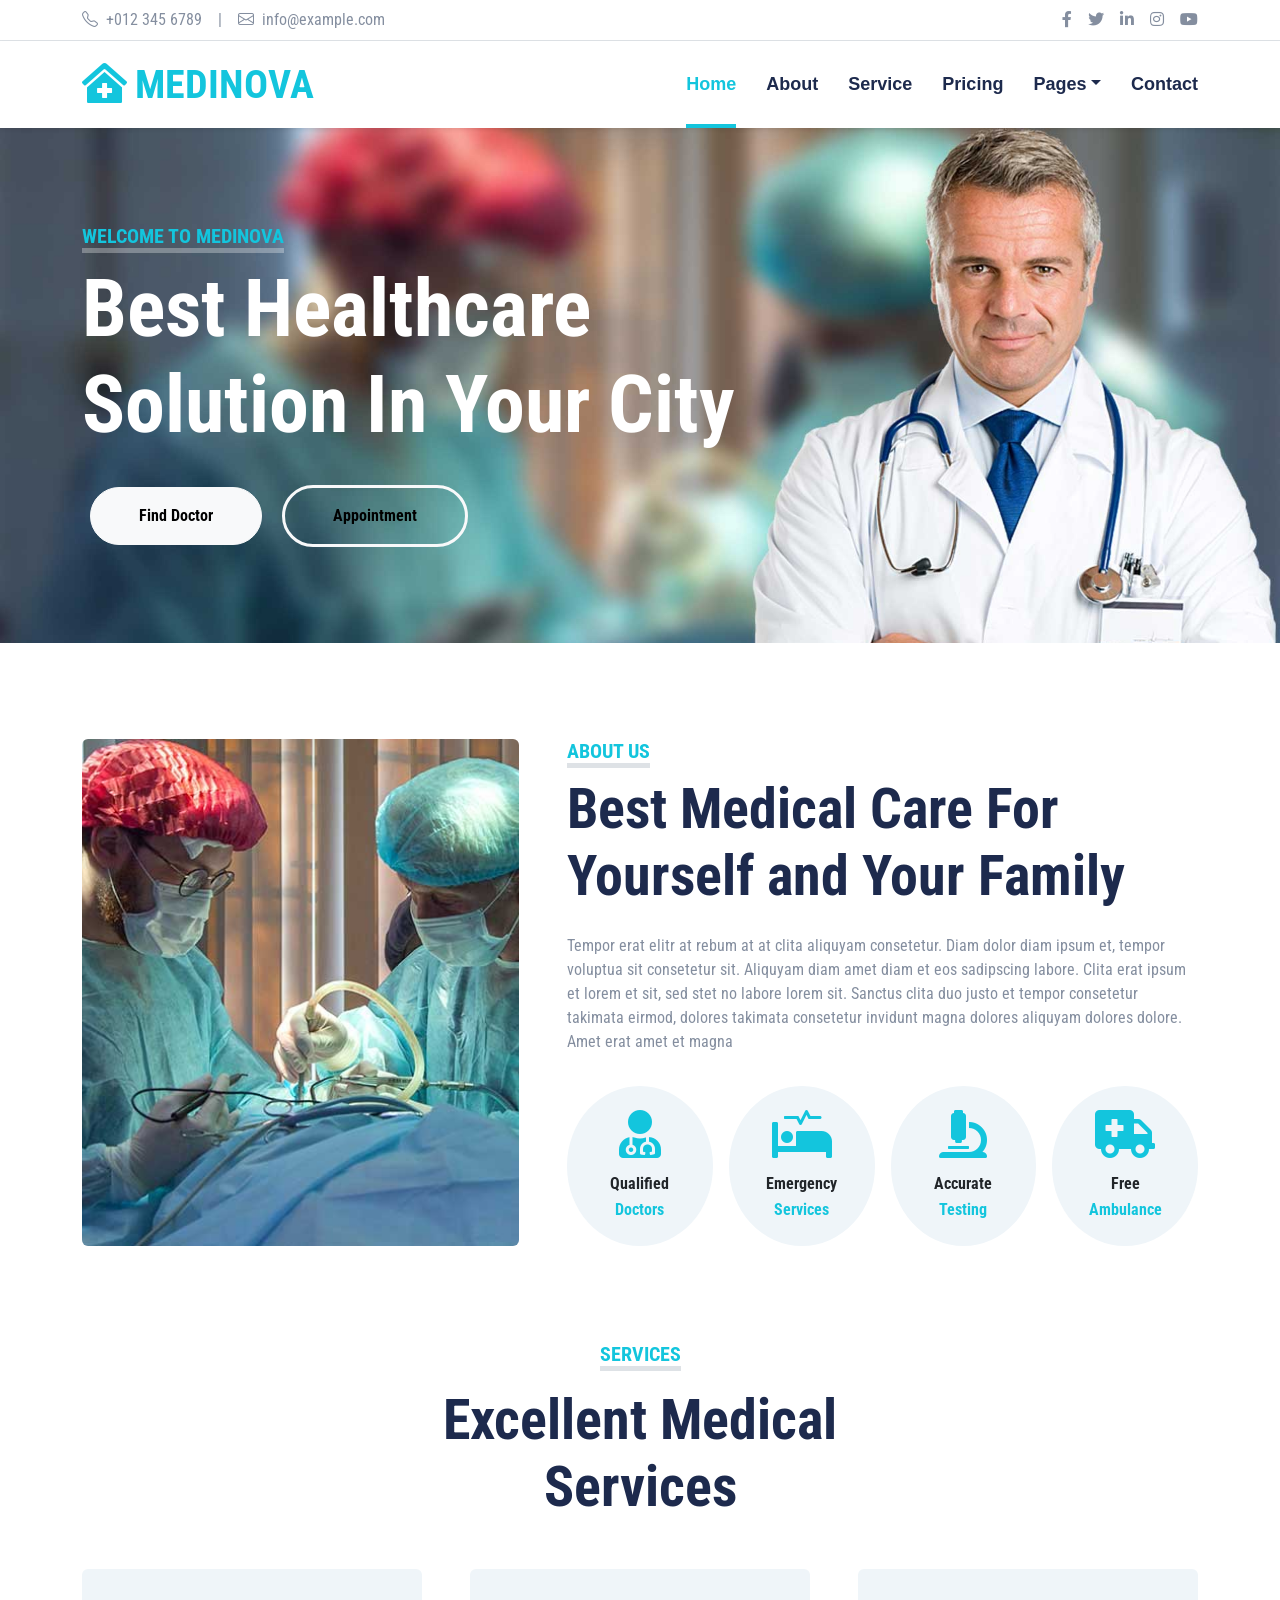
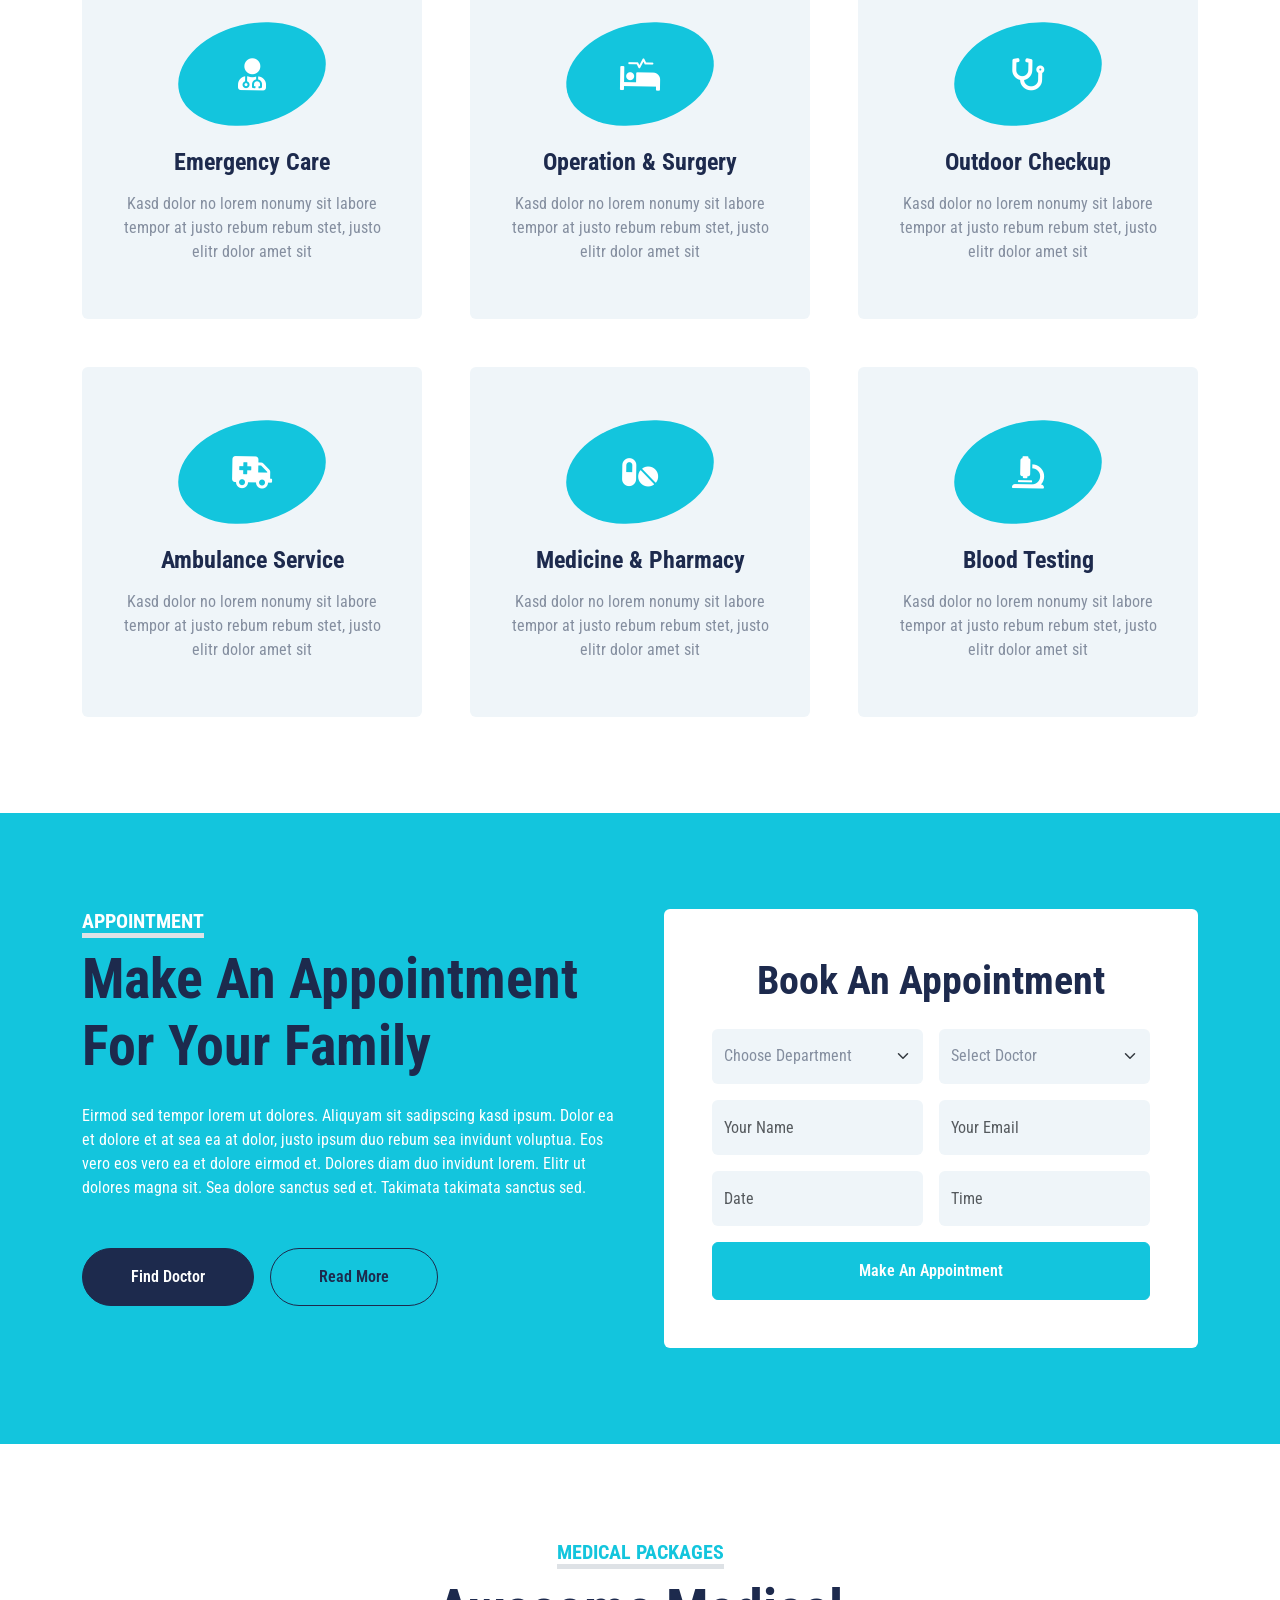
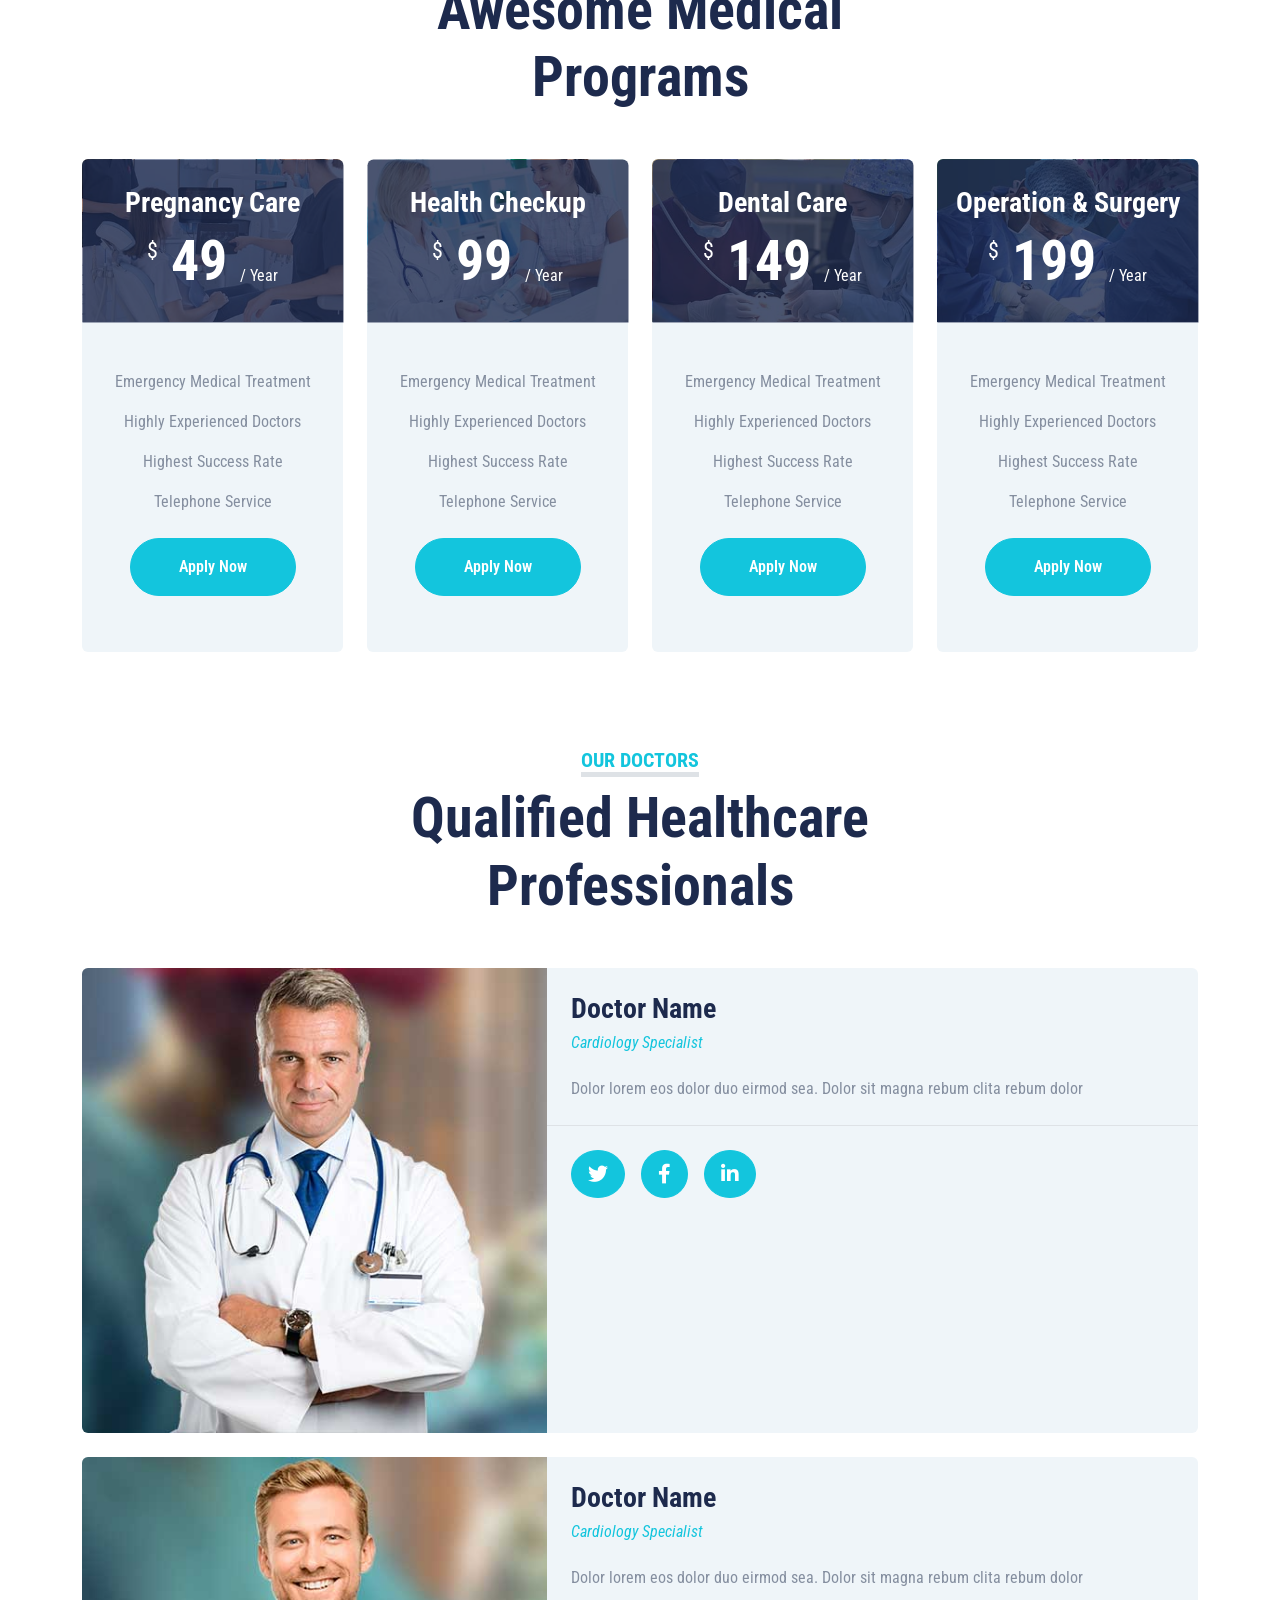
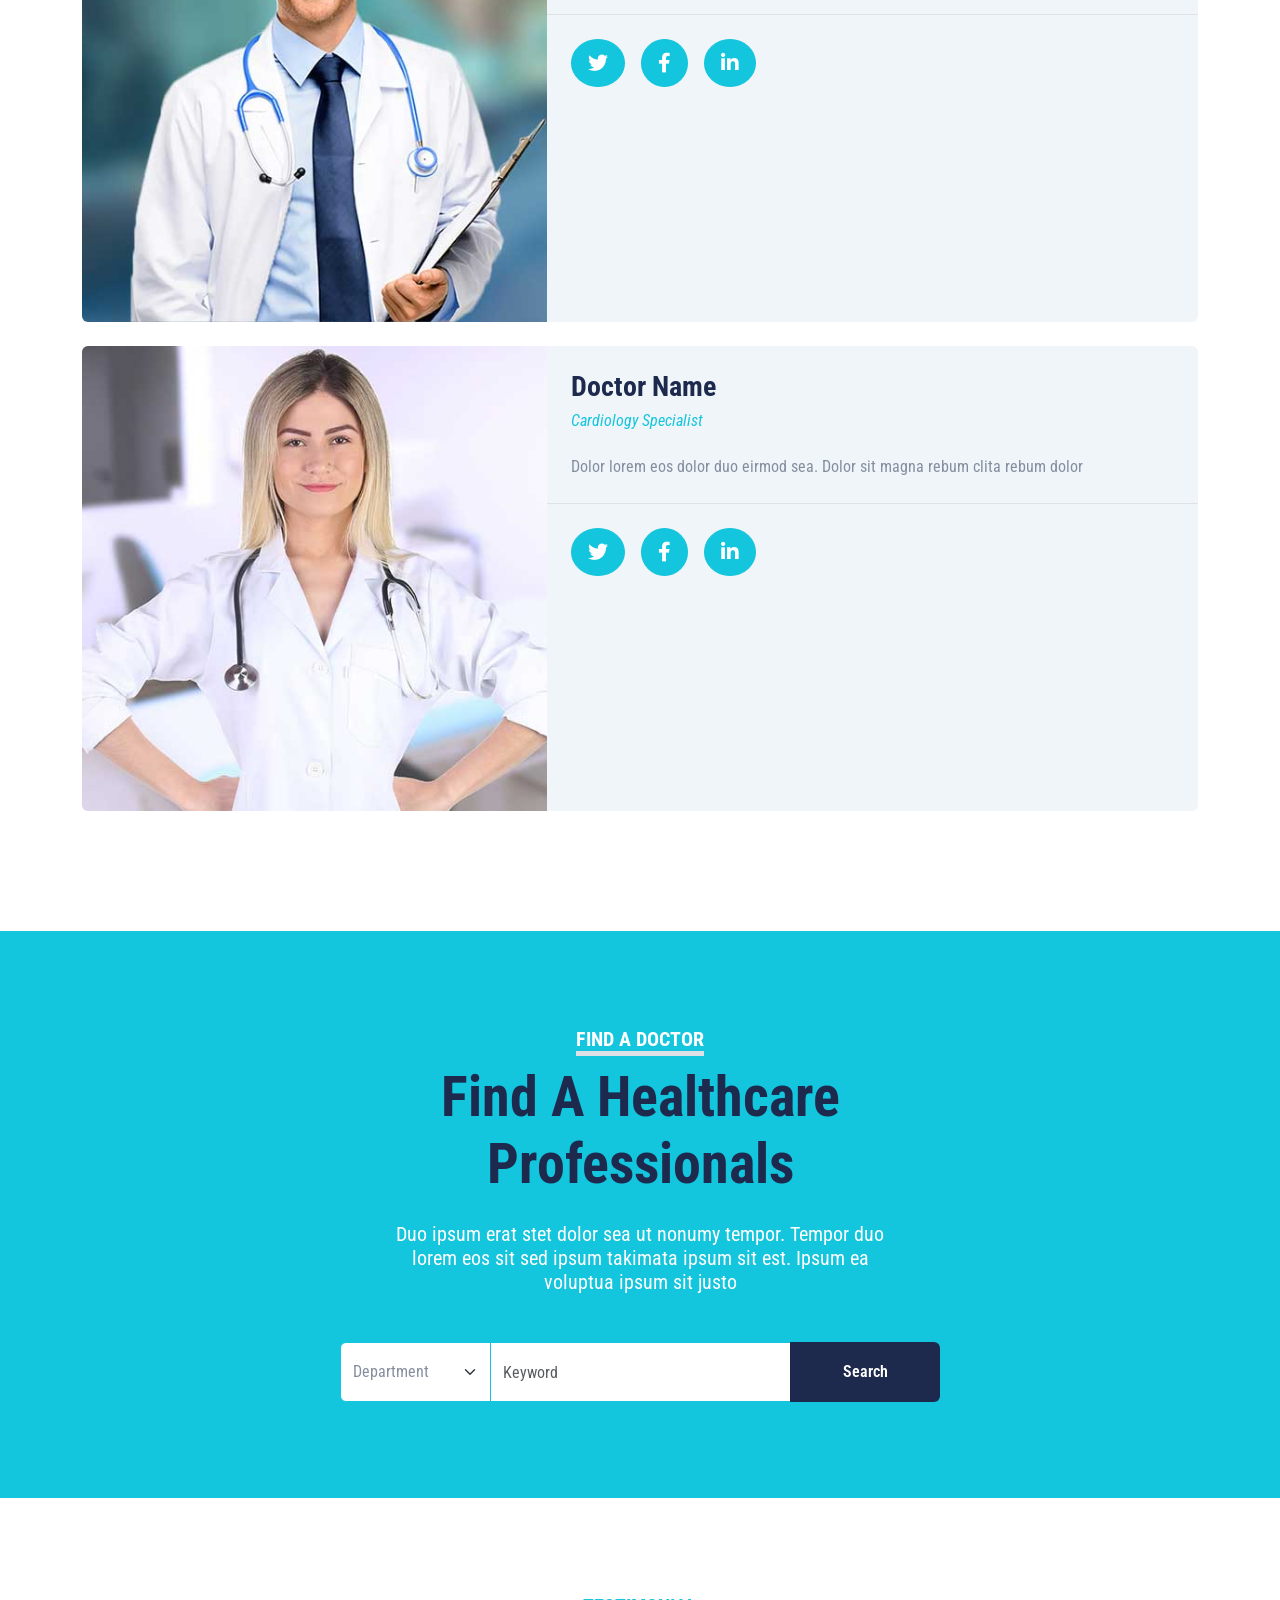
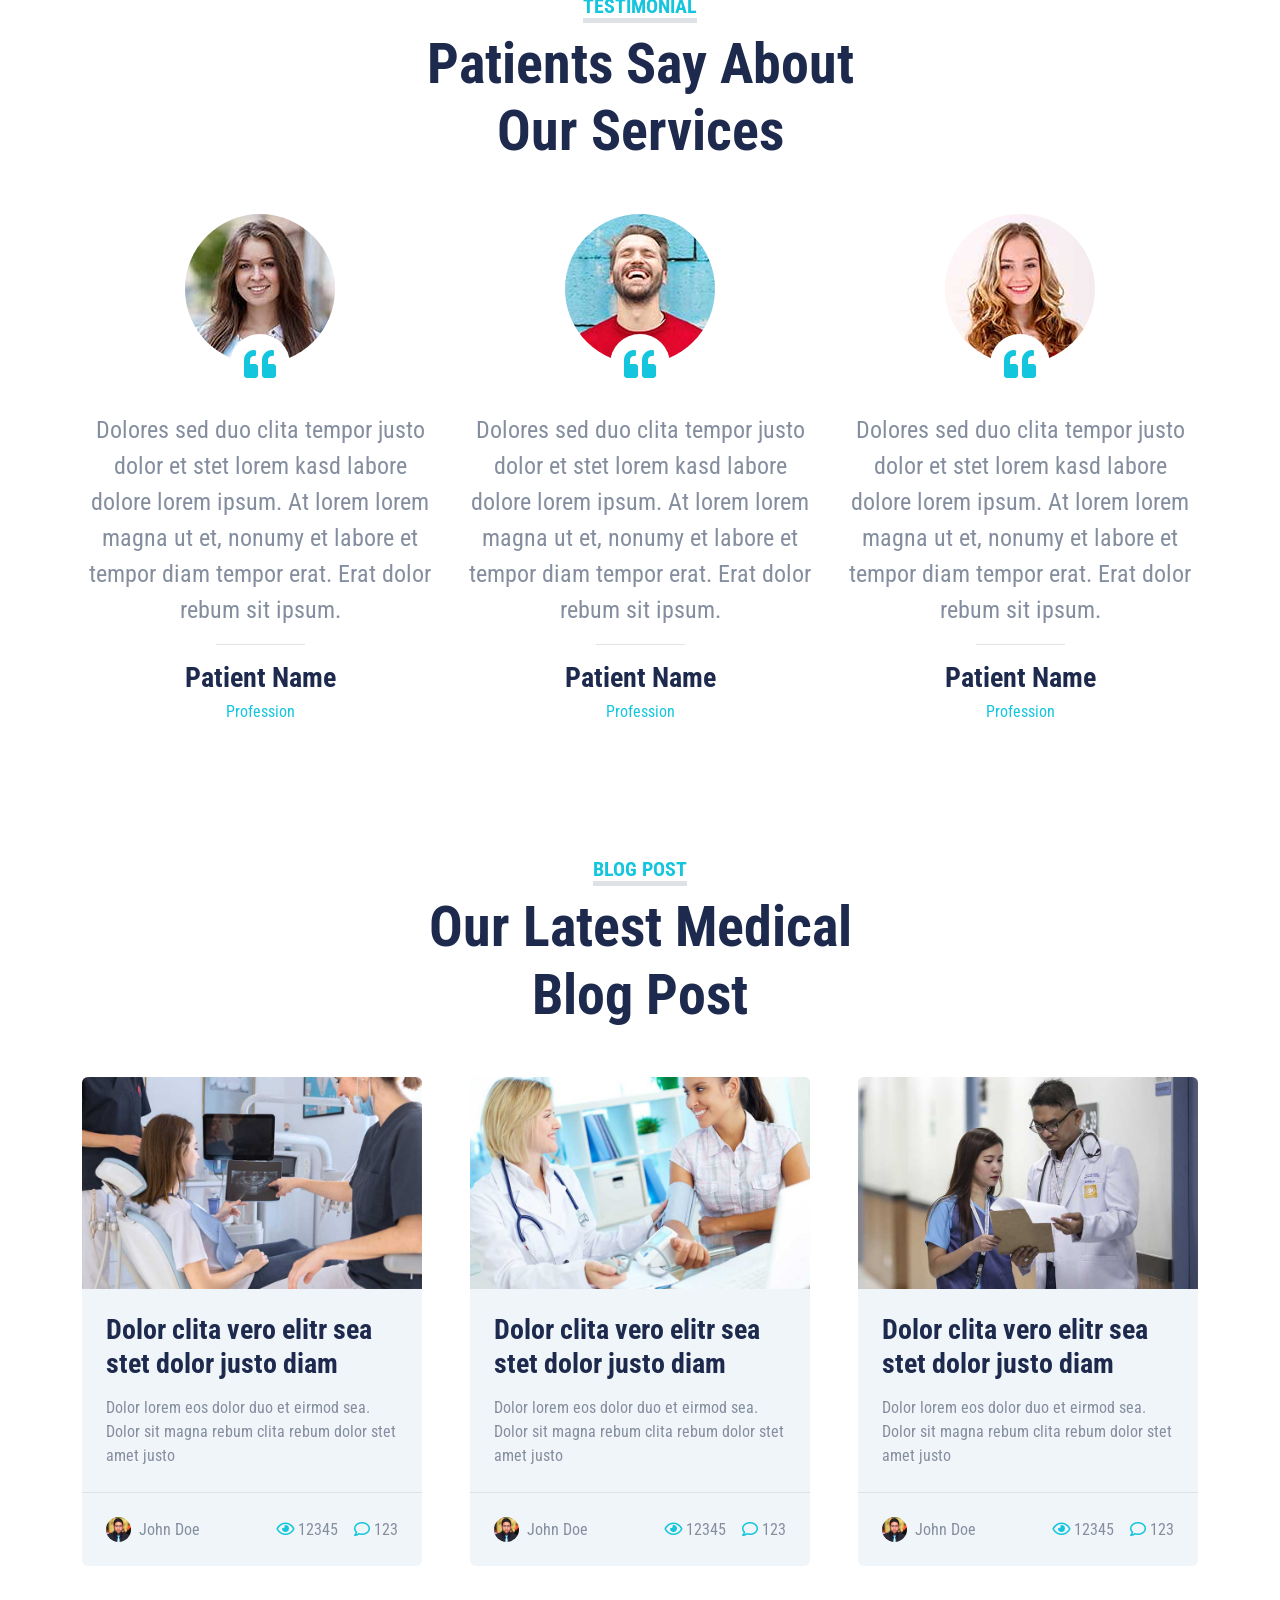
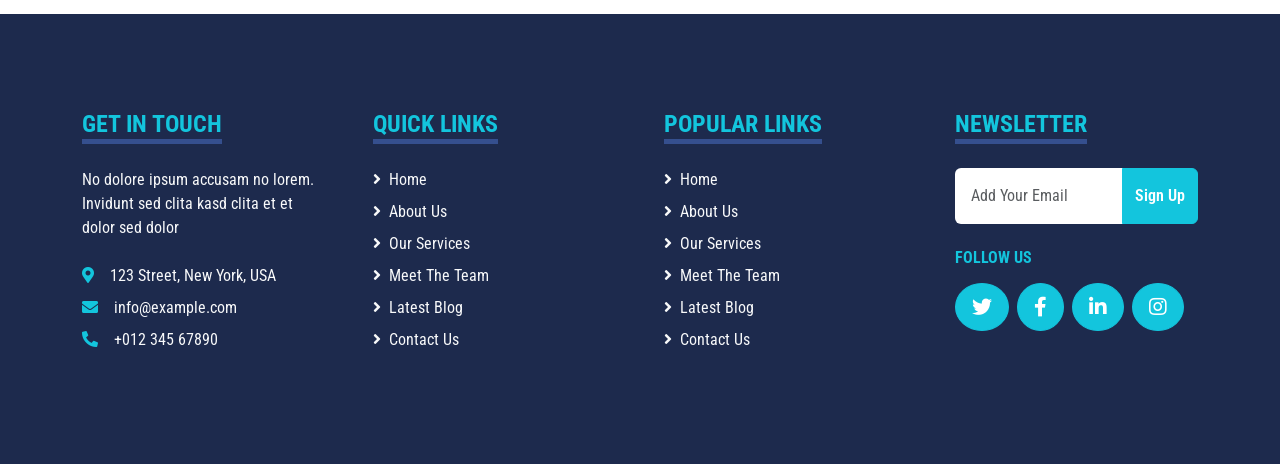
<file: index.html>
<!DOCTYPE html>
<html lang="en">
<head>
    <meta charset="UTF-8">
    <meta name="viewport" content="width=device-width, initial-scale=1.0">
    <title>Medinova</title>

    <!-- Google Fonts -->
    <link rel="preconnect" href="https://fonts.googleapis.com">
    <link rel="preconnect" href="https://fonts.gstatic.com" crossorigin>
    <link href="https://fonts.googleapis.com/css2?family=Open+Sans:ital,wght@0,300..800;1,300..800&family=Roboto+Condensed:ital,wght@0,100..900;1,100..900&display=swap" rel="stylesheet">

      <!-- Icon Font -->
    <link href="https://cdnjs.cloudflare.com/ajax/libs/font-awesome/5.15.0/css/all.min.css" rel="stylesheet">
    <link href="https://cdn.jsdelivr.net/npm/bootstrap-icons@1.4.1/font/bootstrap-icons.css" rel="stylesheet">

     <!-- Bootstrap -->
  <link href="https://cdn.jsdelivr.net/npm/bootstrap@5.3.8/dist/css/bootstrap.min.css" rel="stylesheet" integrity="sha384-sRIl4kxILFvY47J16cr9ZwB07vP4J8+LH7qKQnuqkuIAvNWLzeN8tE5YBujZqJLB" crossorigin="anonymous">
  <script src="https://cdn.jsdelivr.net/npm/bootstrap@5.3.8/dist/js/bootstrap.bundle.min.js" integrity="sha384-FKyoEForCGlyvwx9Hj09JcYn3nv7wiPVlz7YYwJrWVcXK/BmnVDxM+D2scQbITxI" crossorigin="anonymous"></script>

    <link rel="stylesheet" href="./aseets/css/main.css">
</head>
<body>
         <!-- bar -->
<div class="container-fluid py-2 border-bottom d-none d-lg-block">
  <div class="container">
    <div class="row">

     <div class="col-md-6 text-center text-lg-start mb-2 mb-lg-0">
         <div class="d-inline-flex align-items-center">
        <a class="text-decoration-none text-body pe-3" href="#"><i class="bi bi-telephone me-2"></i>+012 345 6789</a>
               <span class="text-body">|</span>
       <a class="text-decoration-none text-body px-3" href="#"><i class="bi bi-envelope me-2"></i>info@example.com</a>
       </div>
      </div>

      <div class="col-md-6 text-center text-lg-end">
      <div class="d-inline-flex align-items-center">
   <a class="text-body px-2" href="#"><i class="fab fa-facebook-f"></i> </a>
   <a class="text-body px-2" href="#"><i class="fab fa-twitter"></i> </a>
   <a class="text-body px-2" href="#"><i class="fab fa-linkedin-in"></i> </a>
   <a class="text-body px-2" href="#"><i class="fab fa-instagram"></i> </a>
   <a class="text-body ps-2" href="#"><i class="fab fa-youtube"></i> </a>
      </div>
    </div>
    </div>
  </div>
</div>

     <!-- Navbar -->
   <div class="container-fluid sticky-top bg-white shadow-sm">
        <div class="container">
              <!-- Medinova -->
            <nav class="navbar navbar-expand-lg bg-white navbar-light py-3 py-lg-0">
                <a href="index.html" class="navbar-brand">
                    <h1 class="m-0 text-uppercase text-primary fw-bold"><i class="fa fa-clinic-medical me-2"></i>Medinova</h1>
                </a>
                <button class="navbar-toggler" type="button" data-bs-toggle="collapse" data-bs-target="#navbarCollapse">
                    <span class="navbar-toggler-icon"></span>
                </button>

                <div class="collapse navbar-collapse" id="navbarCollapse">
                    <div class="navbar-nav ms-auto py-0">
                        <a href="index.html" class="nav-item nav-link active">Home</a>
                        <a href="about.html" class="nav-item nav-link">About</a>
                        <a href="service.html" class="nav-item nav-link">Service</a>
                        <a href="price.html" class="nav-item nav-link">Pricing</a>
                        <div class="nav-item dropdown">
                            <a href="#" class="nav-link dropdown-toggle" data-bs-toggle="dropdown">Pages</a>
                            <div class="dropdown-menu m-0">
                                <a href="blog.html" class="dropdown-item">Blog Grid</a>
                                <a href="detail.html" class="dropdown-item">Blog Detail</a>
                                <a href="team.html" class="dropdown-item">The Team</a>
                                <a href="testimonial.html" class="dropdown-item">Testimonial</a>
                                <a href="appointment.html" class="dropdown-item">Appointment</a>
                                <a href="search.html" class="dropdown-item">Search</a>
                            </div>
                        </div>
                        <a href="contact.html" class="nav-item nav-link">Contact</a>
                    </div>
                </div>
            </nav>
        </div>
    </div>

     <!-- hero -->
       <div class="container-fluid bg-primary py-5 mb-5 hero-header">
        <div class="container py-5">
            <div class="row justify-content-start">
                <div class="col-lg-8 text-center text-lg-start">
                    <h5 class="d-inline-block text-primary text-uppercase border-bottom border-5 border-white-light">Welcome To Medinova</h5>
                    <h1 class="display-1 text-white mb-md-4 fw-bold">Best Healthcare Solution In Your City</h1>
                    <div class="pt-2">
                        <a href="#" class="btn btn-light rounded-pill py-md-3 px-md-5 mx-2 fw-bold">Find Doctor</a>
                        <a href="#" class="btn btn-outline-light rounded-pill py-md-3 px-md-5 mx-2 fw-bold text-black border-3">Appointment</a>
                    </div>
                </div>
            </div>
        </div>
    </div>

    <!-- about -->
  <section >
  <div class="container-fluid py-5">
    <div class="container">
      <div class="row gx-5">
      <!--left-->
    <div class="col-lg-5 mb-5 mb-lg-0 about-img">
    <div class="about-imgw">
        <img class="about-img-image rounded" src="./aseets/img/about.jpg" alt="About Image">
    </div>
</div>
      <!--right-->
       <div class="col-lg-7 ">
        <div class="mb-4">
          <h5 class="fw-bold text-uppercase d-inline-block border-bottom border-5 text-primary">About us</h5>
          <h1 class="display-4 fw-bold  ">Best Medical Care For Yourself and Your Family</h1>
        </div>
        <p>Tempor erat elitr at rebum at at clita aliquyam consetetur. Diam dolor diam ipsum et, tempor voluptua sit consetetur sit. Aliquyam diam amet diam et eos sadipscing labore. Clita erat ipsum et lorem et sit, sed stet no labore lorem sit. Sanctus clita duo justo et tempor consetetur takimata eirmod, dolores takimata consetetur invidunt magna dolores aliquyam dolores dolore. Amet erat amet et magna</p>
        
        <!--icons-->
         <div class="row g-3 pt-3 ">
          <div class="col-6 col-sm-3">
          <div class="bg-light text-center rounded-circle py-4">
             <i class="fa fa-3x fa-user-md text-primary mb-3"></i>
              <h6 class="mb-1 text-dark fw-bold">Qualified</h6>
              <span class="text-primary fw-bold">Doctors</span>
          </div>
          </div>
         <div class="col-6 col-sm-3">
          <div class="bg-light text-center rounded-circle py-4">
              <i class="fa fa-3x fa-procedures text-primary mb-3"></i>
              <h6 class="mb-1 text-dark fw-bold">Emergency</h6>
              <span class="text-primary fw-bold">Services</span>
          </div>
          </div>
         <div class="col-6 col-sm-3">
          <div class="bg-light text-center rounded-circle py-4">
              <i class="fa fa-3x fa-microscope text-primary mb-3"></i>
              <h6 class="mb-1 text-dark fw-bold">Accurate</h6>
              <span class="text-primary fw-bold">Testing</span>
          </div>
          </div>
          <div class="col-6 col-sm-3">
          <div class="bg-light text-center rounded-circle py-4">
              <i class="fa fa-3x fa-ambulance text-primary mb-3"></i>
              <h6 class="mb-1 text-dark fw-bold">Free</h6>
              <span class="text-primary fw-bold">Ambulance</span>
          </div>
          </div>
         </div>
       </div>
      </div>
    </div>
   </div>
</section>
 
    <!-- sevices -->
<div class="container-fluid py-5">
<div class="container">
  <!--title-->
  <div class="text-center service-title mx-auto mb-5">
    <h5 class="text-primary mb-3 fw-bold border-bottom d-inline-block border-5 text-uppercase">Services</h5>
    <h1 class="fw-bold display-4">Excellent Medical Services</h1>
  </div>

  <!--icons-->
<div class="row g-5">
<div class="col-lg-4 col-md-6">
  <div class="service-item bg-light rounded d-flex flex-column align-items-center justify-content-center text-center">
     <div class="service-icon mb-4">
       <i class="fa fa-2x fa-user-md text-white"></i>
      </div>
        <h4 class="mb-3">Emergency Care</h4>
        <p class="m-0">Kasd dolor no lorem nonumy sit labore tempor at justo rebum rebum stet, justo elitr dolor amet sit</p>
        <a class="btn btn-lg btn-info rounded-pill" href="#!">
         <i class="bi bi-arrow-right"></i> </a>
  </div>
  </div>

  <div class="col-lg-4 col-md-6">
   <div class="service-item bg-light rounded d-flex flex-column align-items-center justify-content-center text-center">
       <div class="service-icon mb-4">
        <i class="fa fa-2x fa-procedures text-white"></i>
        </div>
        <h4 class="mb-3">Operation & Surgery</h4>
        <p class="m-0">Kasd dolor no lorem nonumy sit labore tempor at justo rebum rebum stet, justo elitr dolor amet sit</p>
        <a class="btn btn-lg btn-info rounded-pill" href="#!">
        <i class="bi bi-arrow-right"></i></a>
    </div>
   </div>

   <div class="col-lg-4 col-md-6">
    <div class="service-item bg-light rounded d-flex flex-column align-items-center justify-content-center text-center">
      <div class="service-icon mb-4">
       <i class="fa fa-2x fa-stethoscope text-white"></i>
      </div>
        <h4 class="mb-3">Outdoor Checkup</h4>
        <p class="m-0">Kasd dolor no lorem nonumy sit labore tempor at justo rebum rebum stet, justo elitr dolor amet sit</p>
        <a class="btn btn-lg btn-info rounded-pill" href="#!">
        <i class="bi bi-arrow-right"></i></a>
      </div>
     </div>

    <div class="col-lg-4 col-md-6">
     <div class="service-item bg-light rounded d-flex flex-column align-items-center justify-content-center text-center">
      <div class="service-icon mb-4">
        <i class="fa fa-2x fa-ambulance text-white"></i>
      </div>
        <h4 class="mb-3">Ambulance Service</h4>
        <p class="m-0">Kasd dolor no lorem nonumy sit labore tempor at justo rebum rebum stet, justo elitr dolor amet sit</p>
        <a class="btn btn-lg btn-info rounded-pill" href="#!">
        <i class="bi bi-arrow-right"></i></a>
      </div>
      </div>

      <div class="col-lg-4 col-md-6">
       <div class="service-item bg-light rounded d-flex flex-column align-items-center justify-content-center text-center">
        <div class="service-icon mb-4">
        <i class="fa fa-2x fa-pills text-white"></i>
        </div>
         <h4 class="mb-3">Medicine & Pharmacy</h4>
         <p class="m-0">Kasd dolor no lorem nonumy sit labore tempor at justo rebum rebum stet, justo elitr dolor amet sit</p>
         <a class="btn btn-lg btn-info rounded-pill" href="#!">
          <i class="bi bi-arrow-right"></i></a>
       </div>
      </div>

      <div class="col-lg-4 col-md-6">
      <div class="service-item bg-light rounded d-flex flex-column align-items-center justify-content-center text-center">
       <div class="service-icon mb-4">
         <i class="fa fa-2x fa-microscope text-white"></i>
       </div>
          <h4 class="mb-3">Blood Testing</h4>
          <p class="m-0">Kasd dolor no lorem nonumy sit labore tempor at justo rebum rebum stet, justo elitr dolor amet sit</p>
          <a class="btn btn-lg btn-info rounded-pill" href="#!">
          <i class="bi bi-arrow-right"></i></a>
       </div>
      </div>
</div>
</div>
</div>

  <!-- Appointment -->
<div class="container-fluid bg-primary my-5 py-5">
  <div class="container py-5">
    <div class="row gx-5">
      <div class="col-lg-6 mb-5 mb-lg-0 ">
      <!--title-->
    <div class="mb-4">
        <h5 class="d-inline-block text-white text-uppercase border-bottom border-5">Appointment</h5>
        <h1 class=" fw-bold display-4">Make An Appointment For Your Family</h1>
    </div>
    <p class="text-white mb-5">Eirmod sed tempor lorem ut dolores. Aliquyam sit sadipscing kasd ipsum.
        Dolor ea et dolore et at sea ea at dolor, justo ipsum duo rebum sea invidunt voluptua. Eos vero
        eos vero ea et dolore eirmod et. Dolores diam duo invidunt lorem. Elitr ut dolores magna sit.
        Sea dolore sanctus sed et. Takimata takimata sanctus sed.</p>
<div class="d-flex flex-column flex-md-row align-items-center align-items-md-start justify-content-center justify-content-md-start gap-3">
    <a class="btn btn-dark rounded-pill py-3 px-5" href="#">Find Doctor</a>
    <a class="btn btn-outline-dark rounded-pill py-3 px-5" href="#">Read More</a>
</div>
      </div>
      
     <div class="col-lg-6">
    <div class="bg-white text-center rounded p-5">
     <h1 class="mb-4"> Book An Appointment</h1>

   <form>
     <div class="row g-3">

    <div class="col-6">
     <select class="form-select border-0 form-input bg-light ">
   <option selected>Choose Department</option>
   <option value="1">Department 1</option>
   <option value="2">Department 2</option>
   <option value="3">Department 3</option>
    </select>
    </div>

    <div class="col-6">
   <select class="form-select border-0 form-input bg-light">
  <option selected>Select Doctor</option>
  <option value="1">Doctor 1</option>
  <option value="2">Doctor 2</option>
  <option value="3">Doctor 3</option>
   </select>
    </div>

  <div class="col-6">
 <input type="text" class="form-control bg-light border-0 form-input" placeholder="Your Name">
 </div>

  <div class="col-6">
 <input type="email" class="form-control bg-light border-0 form-input" placeholder="Your Email">
 </div>

   <div class="col-6">
<div class="date" id="date" data-target-input="nearest">
<input type="text" class="form-control bg-light border-0 datetimepicker-input form-input" placeholder="Date" data-target="#date" data-toggle="datetimepicker">
</div>
</div>

<div class="col-6">
<div class="time" id="time" data-target-input="nearest">
<input type="text" class="form-control bg-light border-0 datetimepicker-input form-input" placeholder="Time" data-target="#time" data-toggle="datetimepicker">
</div>
</div>

    <div class="col-12">
   <button class="btn btn-primary w-100 py-3" type="submit"> Make An Appointment </button>
   </div>

  </div>
  </form>
    </div>
     </div>
    </div>
  </div>
</div>

  <!-- Medical Packages -->
   <div class="container-fluid py-5">
    <div class="container">
        <div class="section-header text-center mx-auto mb-5">
            <h5 class="d-inline-block text-primary text-uppercase border-bottom border-5">Medical Packages</h5>
            <h1 class="display-4">Awesome Medical Programs</h1>
        </div>
        <div class="row g-4">
            <!-- Card 1 -->
            <div class="col-lg-3 col-md-6">
                <div class="bg-light rounded text-center">
                    <div class="position-relative">
                        <img class="img-fluid rounded-top" src="./aseets/img/price-1.jpg" alt="Pregnancy Care">
                        <div class="price-overlay position-absolute w-100 h-100 top-50 start-50 translate-middle rounded-top d-flex flex-column align-items-center justify-content-center">
                            <h3 class="text-white">Pregnancy Care</h3>
                            <h1 class="display-4 text-white mb-0">
                                <span class="price-currency align-top fw-normal">$</span>
                                49
                                <span class="price-period align-bottom fw-normal">/ Year</span>
                            </h1>
                        </div>
                    </div>
                    <div class="text-center py-5">
                        <p>Emergency Medical Treatment</p>
                        <p>Highly Experienced Doctors</p>
                        <p>Highest Success Rate</p>
                        <p>Telephone Service</p>
                        <a href="#" class="btn btn-primary rounded-pill py-3 px-5 my-2">Apply Now</a>
                    </div>
                </div>
            </div>

            <!-- Card 2 -->
            <div class="col-lg-3 col-md-6">
                <div class="bg-light rounded text-center">
                    <div class="position-relative">
                        <img class="img-fluid rounded-top" src="./aseets/img/price-2.jpg" alt="Health Checkup">
                        <div class="price-overlay position-absolute w-100 h-100 top-50 start-50 translate-middle rounded-top d-flex flex-column align-items-center justify-content-center">
                            <h3 class="text-white">Health Checkup</h3>
                            <h1 class="display-4 text-white mb-0">
                                <span class="price-currency align-top fw-normal">$</span>
                                99
                                <span class="price-period align-bottom fw-normal">/ Year</span>
                            </h1>
                        </div>
                    </div>
                    <div class="text-center py-5">
                        <p>Emergency Medical Treatment</p>
                        <p>Highly Experienced Doctors</p>
                        <p>Highest Success Rate</p>
                        <p>Telephone Service</p>
                        <a href="#" class="btn btn-primary rounded-pill py-3 px-5 my-2">Apply Now</a>
                    </div>
                </div>
            </div>

            <!-- Card 3 -->
            <div class="col-lg-3 col-md-6">
                <div class="bg-light rounded text-center">
                    <div class="position-relative">
                        <img class="img-fluid rounded-top" src="./aseets/img/price-3.jpg" alt="Dental Care">
                        <div class="price-overlay position-absolute w-100 h-100 top-50 start-50 translate-middle rounded-top d-flex flex-column align-items-center justify-content-center">
                            <h3 class="text-white">Dental Care</h3>
                            <h1 class="display-4 text-white mb-0">
                                <span class="price-currency align-top fw-normal">$</span>
                                149
                                <span class="price-period align-bottom fw-normal">/ Year</span>
                            </h1>
                        </div>
                    </div>
                    <div class="text-center py-5">
                        <p>Emergency Medical Treatment</p>
                        <p>Highly Experienced Doctors</p>
                        <p>Highest Success Rate</p>
                        <p>Telephone Service</p>
                        <a href="#" class="btn btn-primary rounded-pill py-3 px-5 my-2">Apply Now</a>
                    </div>
                </div>
            </div>

            <!-- Card 4 -->
            <div class="col-lg-3 col-md-6">
                <div class="bg-light rounded text-center">
                    <div class="position-relative">
                        <img class="img-fluid rounded-top" src="./aseets/img/price-4.jpg" alt="Operation & Surgery">
                        <div class="price-overlay position-absolute w-100 h-100 top-50 start-50 translate-middle rounded-top d-flex flex-column align-items-center justify-content-center">
                            <h3 class="text-white">Operation & Surgery</h3>
                            <h1 class="display-4 text-white mb-0">
                                <span class="price-currency align-top fw-normal">$</span>
                                199
                                <span class="price-period align-bottom fw-normal">/ Year</span>
                            </h1>
                        </div>
                    </div>
                    <div class="text-center py-5">
                        <p>Emergency Medical Treatment</p>
                        <p>Highly Experienced Doctors</p>
                        <p>Highest Success Rate</p>
                        <p>Telephone Service</p>
                        <a href="#" class="btn btn-primary rounded-pill py-3 px-5 my-2">Apply Now</a>
                    </div>
                </div>
            </div>
        </div>
    </div>
</div>

<!-- Our Doctors --> 
<div class="container-fluid py-5">
    <div class="container">
        <div class="text-center mx-auto mb-5 section-header">
            <h5 class="d-inline-block text-primary text-uppercase border-bottom border-5">Our Doctors</h5>
            <h1 class="display-4">Qualified Healthcare Professionals</h1>
        </div>
        <div class="team-items">
            <div class="team-item mb-4">
                <div class="row g-0 bg-light rounded overflow-hidden">
                    <div class="col-12 col-sm-5 h-100">
                        <img class="img-fluid h-100 team-img" src="./aseets/img/team-1.jpg">
                    </div>
                    <div class="col-12 col-sm-7 h-100 d-flex flex-column">
                        <div class="mt-auto p-4">
                            <h3>Doctor Name</h3>
                            <h6 class="fw-normal fst-italic text-primary mb-4">Cardiology Specialist</h6>
                            <p class="m-0">Dolor lorem eos dolor duo eirmod sea. Dolor sit magna rebum clita rebum dolor</p>
                        </div>
                        <div class="d-flex mt-auto border-top p-4">
                            <a class="btn btn-lg btn-primary btn-lg-square rounded-circle me-3" href="#"><i class="fab fa-twitter"></i></a>
                            <a class="btn btn-lg btn-primary btn-lg-square rounded-circle me-3" href="#"><i class="fab fa-facebook-f"></i></a>
                            <a class="btn btn-lg btn-primary btn-lg-square rounded-circle" href="#"><i class="fab fa-linkedin-in"></i></a>
                        </div>
                    </div>
                </div>
            </div>

            <div class="team-item mb-4">
                <div class="row g-0 bg-light rounded overflow-hidden">
                    <div class="col-12 col-sm-5 h-100">
                        <img class="img-fluid h-100 team-img" src="./aseets/img/team-2.jpg">
                    </div>
                    <div class="col-12 col-sm-7 h-100 d-flex flex-column">
                        <div class="mt-auto p-4">
                            <h3>Doctor Name</h3>
                            <h6 class="fw-normal fst-italic text-primary mb-4">Cardiology Specialist</h6>
                            <p class="m-0">Dolor lorem eos dolor duo eirmod sea. Dolor sit magna rebum clita rebum dolor</p>
                        </div>
                        <div class="d-flex mt-auto border-top p-4">
                            <a class="btn btn-lg btn-primary btn-lg-square rounded-circle me-3" href="#"><i class="fab fa-twitter"></i></a>
                            <a class="btn btn-lg btn-primary btn-lg-square rounded-circle me-3" href="#"><i class="fab fa-facebook-f"></i></a>
                            <a class="btn btn-lg btn-primary btn-lg-square rounded-circle" href="#"><i class="fab fa-linkedin-in"></i></a>
                        </div>
                    </div>
                </div>
            </div>

            <div class="team-item mb-4">
                <div class="row g-0 bg-light rounded overflow-hidden">
                    <div class="col-12 col-sm-5 h-100">
                        <img class="img-fluid h-100 team-img" src="./aseets/img/team-3.jpg">
                    </div>
                    <div class="col-12 col-sm-7 h-100 d-flex flex-column">
                        <div class="mt-auto p-4">
                            <h3>Doctor Name</h3>
                            <h6 class="fw-normal fst-italic text-primary mb-4">Cardiology Specialist</h6>
                            <p class="m-0">Dolor lorem eos dolor duo eirmod sea. Dolor sit magna rebum clita rebum dolor</p>
                        </div>
                        <div class="d-flex mt-auto border-top p-4">
                            <a class="btn btn-lg btn-primary btn-lg-square rounded-circle me-3" href="#"><i class="fab fa-twitter"></i></a>
                            <a class="btn btn-lg btn-primary btn-lg-square rounded-circle me-3" href="#"><i class="fab fa-facebook-f"></i></a>
                            <a class="btn btn-lg btn-primary btn-lg-square rounded-circle" href="#"><i class="fab fa-linkedin-in"></i></a>
                        </div>
                    </div>
                </div>
            </div>
        </div>
    </div>
</div>

<!-- search -->
<div class="container-fluid bg-primary my-5 py-5">
    <div class="container py-5">
        <div class="text-center mx-auto mb-5 doctor-title">
            <h5 class="d-inline-block text-white text-uppercase border-bottom border-5"> Find A Doctor </h5>
            <h1 class="display-4 mb-4 fw-bold"> Find A Healthcare Professionals </h1>
            <h5 class="text-white fw-normal">
                Duo ipsum erat stet dolor sea ut nonumy tempor. Tempor duo lorem eos
                sit sed ipsum takimata ipsum sit est. Ipsum ea voluptua ipsum sit justo
            </h5>
        </div>

        <div class="mx-auto doctor-search">
            <div class="input-group">
                <select class="form-select border-primary w-25 search-field">
                    <option selected>Department</option>
                    <option value="1">Department 1</option>
                    <option value="2">Department 2</option>
                    <option value="3">Department 3</option>
                </select>
                <input type="text" class="form-control border-primary w-50 search-field" placeholder="Keyword">
                <button class="btn btn-dark border-0 w-25 search-field"> Search </button>
            </div>
        </div>
    </div>
</div>

   <!-- Testimonial -->
    <div class="container-fluid py-5">
    <div class="container">
        <div class="text-center mx-auto mb-5 testimonial-header">
            <h5 class="d-inline-block text-primary text-uppercase border-bottom border-5">Testimonial</h5>
            <h1 class="display-4">Patients Say About Our Services</h1>
        </div>
        <div class="row justify-content-center">
            <div class="col-lg-4 col-md-6 mb-4">
                <div class="testimonial-item text-center">
                    <div class="position-relative mb-5">
                        <img class="img-fluid rounded-circle mx-auto" src="./aseets/img/testimonial-1.jpg" alt="">
                        <div class="testimonial-icon">
                            <i class="fa fa-quote-left fa-2x text-primary"></i>
                        </div>
                    </div>
                    <p class="fs-4 fw-normal">
                        Dolores sed duo clita tempor justo dolor et stet lorem kasd labore
                        dolore lorem ipsum. At lorem lorem magna ut et, nonumy et labore et tempor diam tempor
                        erat. Erat dolor rebum sit ipsum.
                    </p>
                    <hr class="w-25 mx-auto">
                    <h3>Patient Name</h3>
                    <h6 class="fw-normal text-primary mb-3">Profession</h6>
                </div>
            </div>
            <div class="col-lg-4 col-md-6 mb-4">
                <div class="testimonial-item text-center">
                    <div class="position-relative mb-5">
                        <img class="img-fluid rounded-circle mx-auto" src="./aseets/img/testimonial-2.jpg" alt="">
                        <div class="testimonial-icon">
                            <i class="fa fa-quote-left fa-2x text-primary"></i>
                        </div>
                    </div>
                    <p class="fs-4 fw-normal">
                        Dolores sed duo clita tempor justo dolor et stet lorem kasd labore
                        dolore lorem ipsum. At lorem lorem magna ut et, nonumy et labore et tempor diam tempor
                        erat. Erat dolor rebum sit ipsum.
                    </p>
                    <hr class="w-25 mx-auto">
                    <h3>Patient Name</h3>
                    <h6 class="fw-normal text-primary mb-3">Profession</h6>
                </div>
            </div>
            <div class="col-lg-4 col-md-6 mb-4">
                <div class="testimonial-item text-center">
                    <div class="position-relative mb-5">
                        <img class="img-fluid rounded-circle mx-auto" src="./aseets/img/testimonial-3.jpg" alt="">
                        <div class="testimonial-icon">
                            <i class="fa fa-quote-left fa-2x text-primary"></i>
                        </div>
                    </div>
                    <p class="fs-4 fw-normal">
                        Dolores sed duo clita tempor justo dolor et stet lorem kasd labore
                        dolore lorem ipsum. At lorem lorem magna ut et, nonumy et labore et tempor diam tempor
                        erat. Erat dolor rebum sit ipsum.
                    </p>
                    <hr class="w-25 mx-auto">
                    <h3>Patient Name</h3>
                    <h6 class="fw-normal text-primary mb-3">Profession</h6>
                </div>
            </div>
        </div>
    </div>
</div>

   <!-- Blog Post -->
<div class="container-fluid py-5">
    <div class="container">
         <!--title-->
        <div class="text-center mx-auto mb-5 blog-title">
            <h5 class="d-inline-block text-primary text-uppercase border-bottom border-5"> Blog Post</h5>
            <h1 class="display-4"> Our Latest Medical Blog Post</h1>
        </div>

        <!--cards-->
        <div class="row g-5">
            <!-- card 1 -->
 <div class="col-xl-4 col-lg-6">
  <div class="bg-light rounded overflow-hidden ">
    <img class="img-fluid w-100" src="./aseets/img/blog-1.jpg" alt="Medical consultation">
     <div class="p-4">
    <a class="h3 d-block mb-3 text-decoration-none" href="#"> Dolor clita vero elitr sea stet dolor justo diam</a>
    <p class="m-0"> Dolor lorem eos dolor duo et eirmod sea. Dolor sit magna rebum clita rebum dolor stet amet justo </p>
    </div>

    <div class="d-flex justify-content-between border-top p-4">
     <div class="d-flex align-items-center">
    <img class="rounded-circle me-2" src="./aseets/img/user.jpg" width="25" height="25" alt="John Doe">
    <span>John Doe</span>
    </div>
    <div class="d-flex align-items-center">
    <span class="ms-3">
    <i class="far fa-eye text-primary me-1"></i>12345
    </span>
    <span class="ms-3">
    <i class="far fa-comment text-primary me-1"></i>123
    </span>
    </div>
    </div>
  </div>
 </div>

   <!-- card 2 -->
 <div class="col-xl-4 col-lg-6">
  <div class="bg-light rounded overflow-hidden">
<img class="img-fluid w-100" src="./aseets/img/blog-2.jpg" alt="Healthcare consultation">
<div class="p-4">
    <a class="h3 d-block mb-3 text-decoration-none" href="#"> Dolor clita vero elitr sea stet dolor justo diam</a>
     <p class="m-0"> Dolor lorem eos dolor duo et eirmod sea. Dolor sit magna rebum clita rebum dolor stet amet justo </p>
    </div>

    <div class="d-flex justify-content-between border-top p-4">
     <div class="d-flex align-items-center">
    <img class="rounded-circle me-2" src="./aseets/img/user.jpg" width="25" height="25" alt="John Doe">
    <span>John Doe</span>
    </div>
    <div class="d-flex align-items-center">
    <span class="ms-3">
    <i class="far fa-eye text-primary me-1"></i>12345
    </span>
    <span class="ms-3">
    <i class="far fa-comment text-primary me-1"></i>123
    </span>
    </div>
    </div>
  </div>
</div>

  <!-- card 3 -->
 <div class="col-xl-4 col-lg-6">
    <div class="bg-light rounded overflow-hidden">
<img class="img-fluid w-100" src="./aseets/img/blog-3.jpg" alt="Doctor and patient consultation">
<div class="p-4">
    <a class="h3 d-block mb-3 text-decoration-none" href="#"> Dolor clita vero elitr sea stet dolor justo diam</a>
     <p class="m-0"> Dolor lorem eos dolor duo et eirmod sea. Dolor sit magna rebum clita rebum dolor stet amet justo </p>
    </div>

    <div class="d-flex justify-content-between border-top p-4">
     <div class="d-flex align-items-center">
    <img class="rounded-circle me-2" src="./aseets/img/user.jpg" width="25" height="25" alt="John Doe">
    <span>John Doe</span>
    </div>
    <div class="d-flex align-items-center">
    <span class="ms-3">
    <i class="far fa-eye text-primary me-1"></i>12345
    </span>
    <span class="ms-3">
    <i class="far fa-comment text-primary me-1"></i>123
    </span>
    </div>
    </div>
  </div>
</div>
        </div>
    </div>
</div>

   <!-- footer -->
    <div class="container-fluid bg-dark py-5">
      <div class="container py-5">
         <div class="row g-5">
          <div class="col-lg-3 col-md-6">
            <h4 class="text-uppercase text-primary border-bottom border-5 d-inline-block mb-4 border-secondary">Get In Touch</h4>
            <p class="text-light mb-4">No dolore ipsum accusam no lorem. Invidunt sed clita kasd clita et et dolor sed dolor</p>
            <p class="mb-2 text-light"><i class="fa fa-map-marker-alt text-primary me-3"></i>123 Street, New York, USA</p>
            <p class="mb-2 text-light"><i class="fa fa-envelope text-primary me-3"></i>info@example.com</p>
            <p class="text-light"><i class="fa fa-phone-alt text-primary me-3"></i>+012 345 67890</p>
            </div>

          <div class="col-lg-3 col-md-6">
            <h4 class="text-uppercase text-primary border-bottom border-5 d-inline-block mb-4 border-secondary">Quick Links</h4>
            <div class="d-flex flex-column ">
           <a class="text-light mb-2 text-decoration-none" href="#"><i class="fa fa-angle-right me-2"></i>Home</a>
           <a class="text-light mb-2 text-decoration-none" href="#"><i class="fa fa-angle-right me-2"></i>About Us</a>
           <a class="text-light mb-2 text-decoration-none" href="#"><i class="fa fa-angle-right me-2"></i>Our Services</a>
           <a class="text-light mb-2 text-decoration-none" href="#"><i class="fa fa-angle-right me-2"></i>Meet The Team</a>
           <a class="text-light mb-2 text-decoration-none" href="#"><i class="fa fa-angle-right me-2"></i>Latest Blog</a>
           <a class="text-light text-decoration-none" href="#"><i class="fa fa-angle-right me-2"></i>Contact Us</a>
            </div>
          </div>

          <div class="col-lg-3 col-md-6">
            <h4 class="text-uppercase text-primary border-bottom border-5 d-inline-block mb-4 border-secondary">Popular Links</h4>
            <div class="d-flex flex-column ">
           <a class="text-light mb-2 text-decoration-none" href="#"><i class="fa fa-angle-right me-2"></i>Home</a>
           <a class="text-light mb-2 text-decoration-none" href="#"><i class="fa fa-angle-right me-2"></i>About Us</a>
           <a class="text-light mb-2 text-decoration-none" href="#"><i class="fa fa-angle-right me-2"></i>Our Services</a>
           <a class="text-light mb-2 text-decoration-none" href="#"><i class="fa fa-angle-right me-2"></i>Meet The Team</a>
           <a class="text-light mb-2 text-decoration-none" href="#"><i class="fa fa-angle-right me-2"></i>Latest Blog</a>
           <a class="text-light text-decoration-none" href="#"><i class="fa fa-angle-right me-2"></i>Contact Us</a>
            </div>
          </div>

          <div class="col-lg-3 col-md-6">
           <h4 class="text-uppercase text-primary border-bottom border-5 d-inline-block mb-4 border-secondary">Newsletter</h4>                             
           <div class="input-group">
            <input type="email" class="form-control p-3 border-0" placeholder="Add Your Email">
            <button type="submit" class="btn btn-primary">Sign Up</button>
            </div>
            <h6 class="text-primary text-uppercase mt-4 mb-3">Follow Us</h6>
              <div class="d-flex">
                <a class="btn btn-lg btn-primary btn-lg-square rounded-circle me-2" href="#"><i class="fab fa-twitter"></i></a>
                <a class="btn btn-lg btn-primary btn-lg-square rounded-circle me-2" href="#"><i class="fab fa-facebook-f"></i></a>
                <a class="btn btn-lg btn-primary btn-lg-square rounded-circle me-2" href="#"><i class="fab fa-linkedin-in"></i></a>
                <a class="btn btn-lg btn-primary btn-lg-square rounded-circle" href="#"><i class="fab fa-instagram"></i></a>
              </div>
            </div>
         </div>
      </div>
    </div>
</body>
</html>
</file>
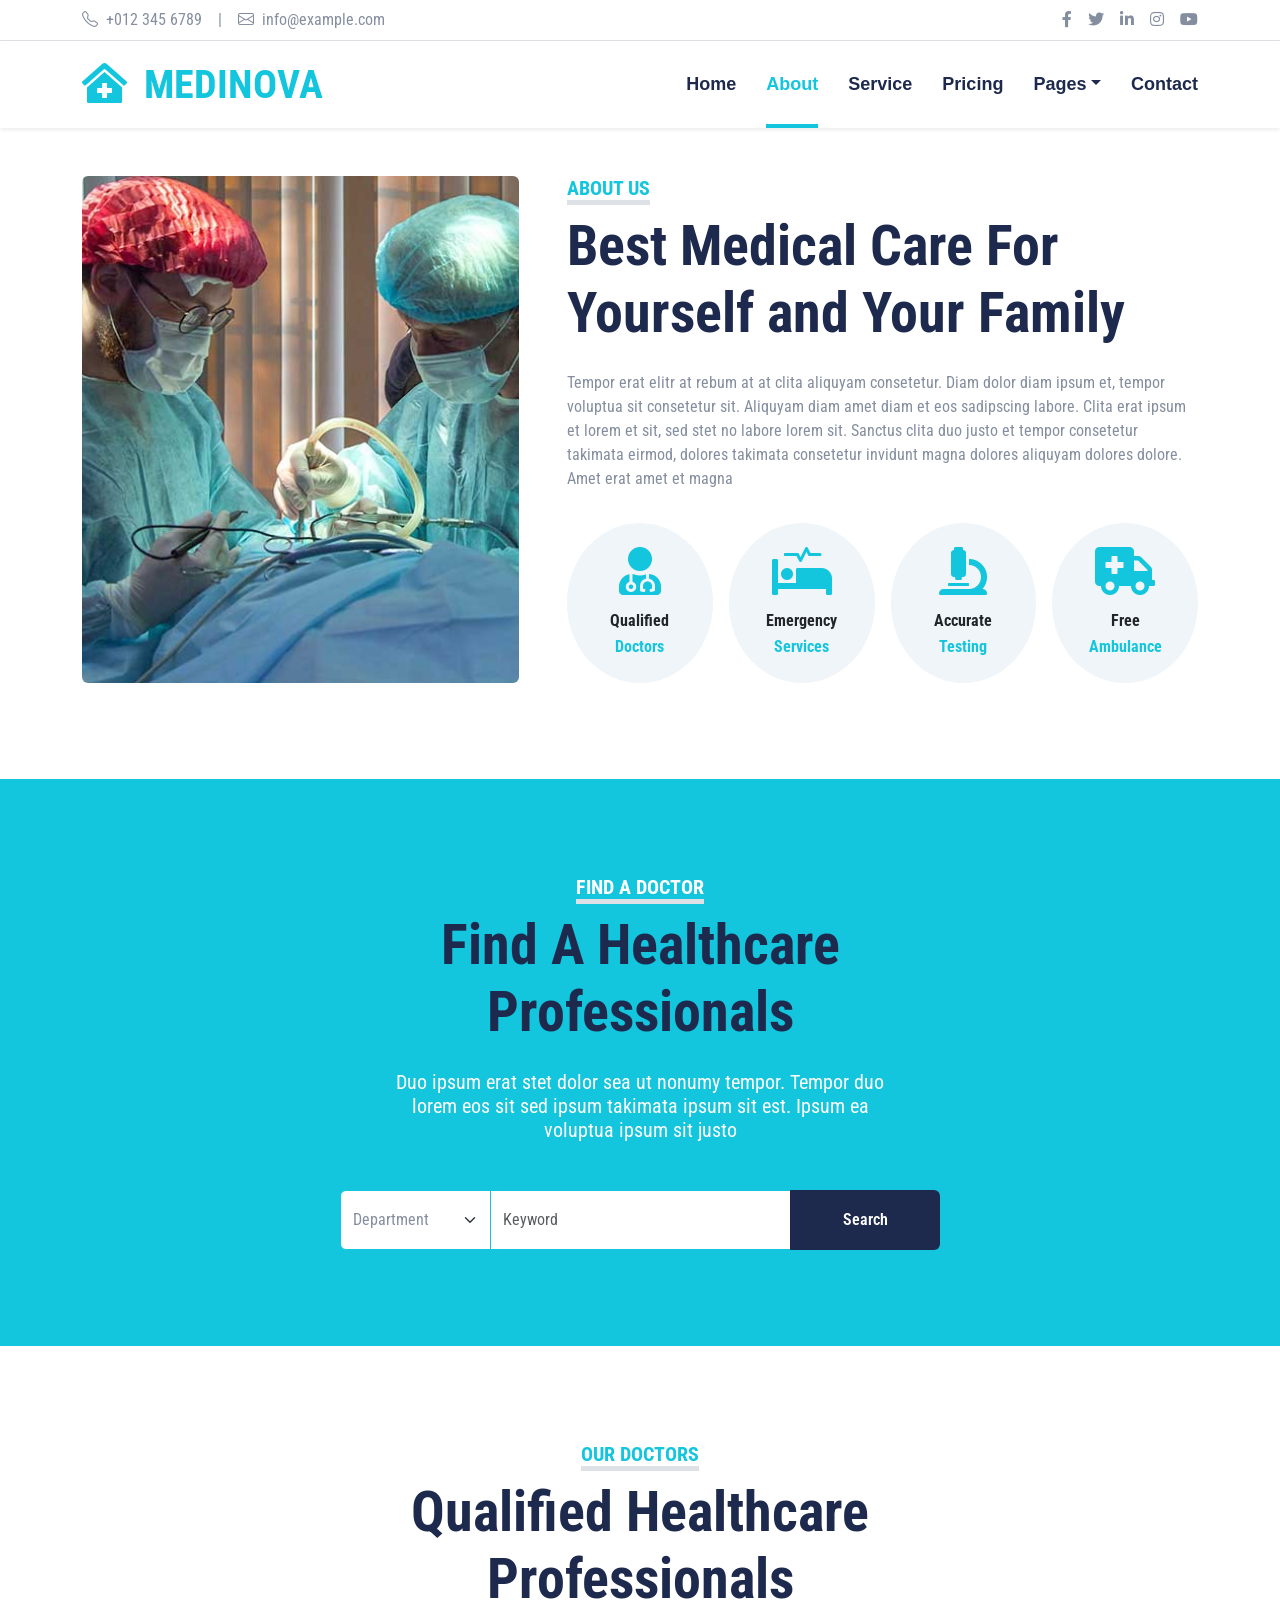
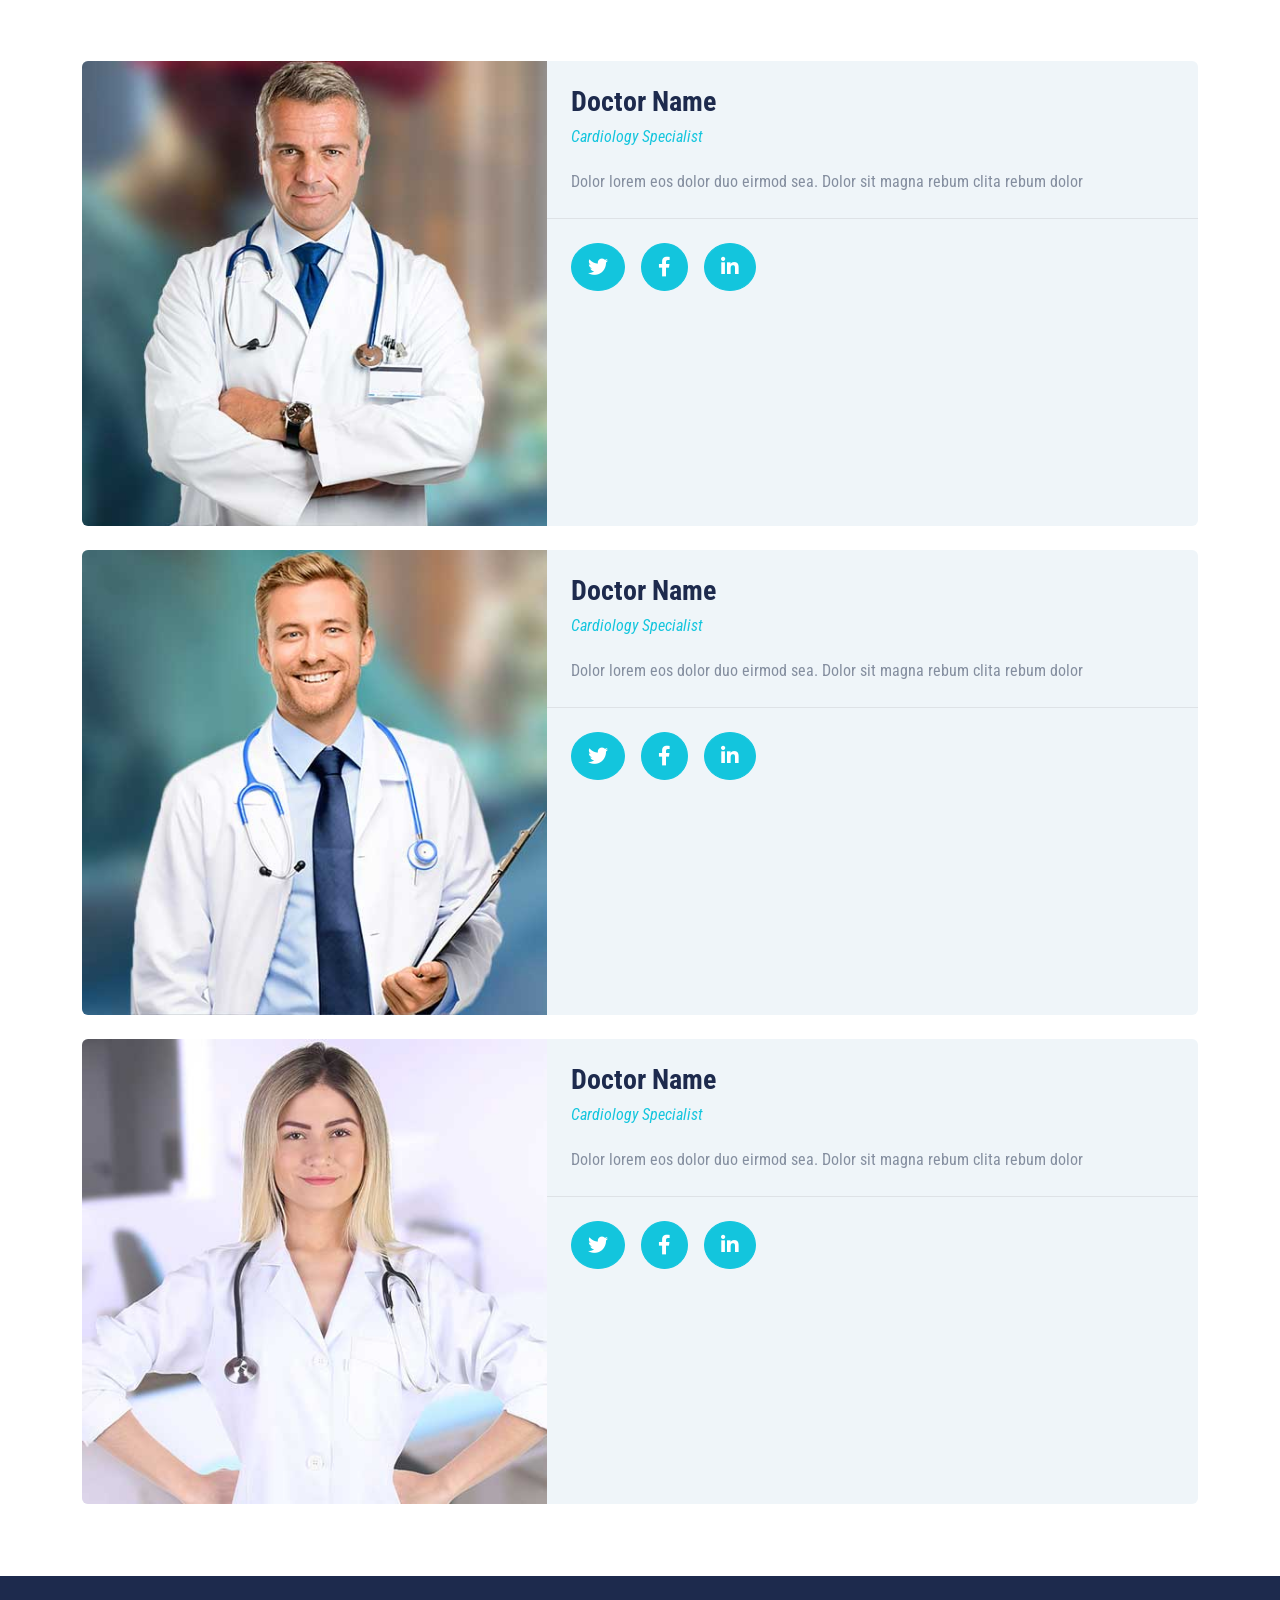
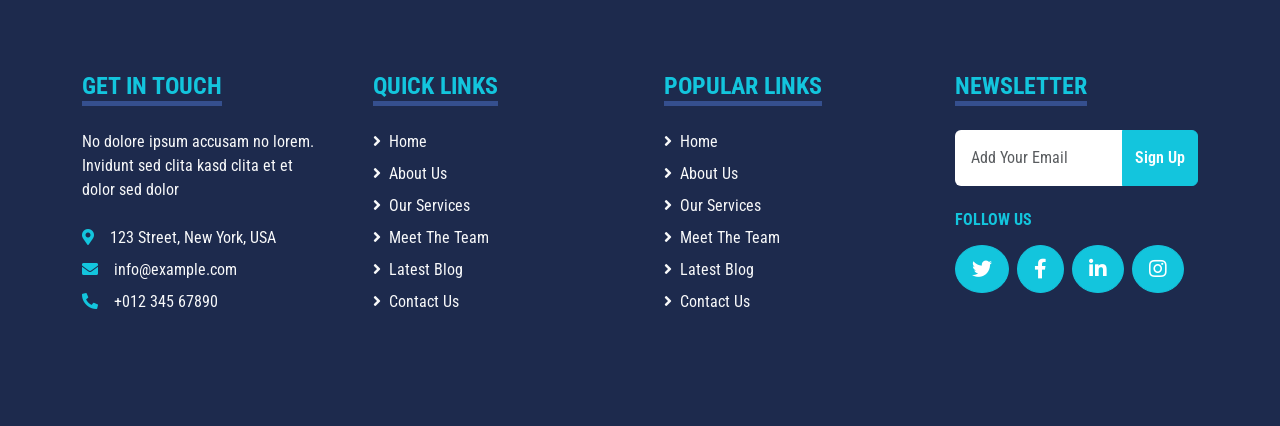
<file: about.html>
<!DOCTYPE html>
<html lang="en">
<head>
    <meta charset="UTF-8">
    <meta name="viewport" content="width=device-width, initial-scale=1.0">
    <title>Medinova</title>

    <!-- Google Fonts -->
    <link rel="preconnect" href="https://fonts.googleapis.com">
    <link rel="preconnect" href="https://fonts.gstatic.com" crossorigin>
    <link href="https://fonts.googleapis.com/css2?family=Open+Sans:ital,wght@0,300..800;1,300..800&family=Roboto+Condensed:ital,wght@0,100..900;1,100..900&display=swap" rel="stylesheet">

      <!-- Icon Font -->
    <link href="https://cdnjs.cloudflare.com/ajax/libs/font-awesome/5.15.0/css/all.min.css" rel="stylesheet">
    <link href="https://cdn.jsdelivr.net/npm/bootstrap-icons@1.4.1/font/bootstrap-icons.css" rel="stylesheet">

     <!-- Bootstrap -->
  <link href="https://cdn.jsdelivr.net/npm/bootstrap@5.3.8/dist/css/bootstrap.min.css" rel="stylesheet" integrity="sha384-sRIl4kxILFvY47J16cr9ZwB07vP4J8+LH7qKQnuqkuIAvNWLzeN8tE5YBujZqJLB" crossorigin="anonymous">
  <script src="https://cdn.jsdelivr.net/npm/bootstrap@5.3.8/dist/js/bootstrap.bundle.min.js" integrity="sha384-FKyoEForCGlyvwx9Hj09JcYn3nv7wiPVlz7YYwJrWVcXK/BmnVDxM+D2scQbITxI" crossorigin="anonymous"></script>

    <link rel="stylesheet" href="./aseets/css/main.css">
</head>
<body>
             <!-- bar -->
<div class="container-fluid py-2 border-bottom d-none d-lg-block">
  <div class="container">
    <div class="row">

     <div class="col-md-6 text-center text-lg-start mb-2 mb-lg-0">
         <div class="d-inline-flex align-items-center">
        <a class="text-decoration-none text-body pe-3" href="#"><i class="bi bi-telephone me-2"></i>+012 345 6789</a>
               <span class="text-body">|</span>
       <a class="text-decoration-none text-body px-3" href="#"><i class="bi bi-envelope me-2"></i>info@example.com</a>
       </div>
      </div>

      <div class="col-md-6 text-center text-lg-end">
      <div class="d-inline-flex align-items-center">
   <a class="text-body px-2" href="#"><i class="fab fa-facebook-f"></i> </a>
   <a class="text-body px-2" href="#"><i class="fab fa-twitter"></i> </a>
   <a class="text-body px-2" href="#"><i class="fab fa-linkedin-in"></i> </a>
   <a class="text-body px-2" href="#"><i class="fab fa-instagram"></i> </a>
   <a class="text-body ps-2" href="#"><i class="fab fa-youtube"></i> </a>
      </div>
    </div>
    </div>
  </div>
</div>

     <!-- Navbar -->
   <div class="container-fluid sticky-top bg-white shadow-sm">
        <div class="container">
              <!-- Medinova -->
            <nav class="navbar navbar-expand-lg bg-white navbar-light py-3 py-lg-0">
                <a href="index.html" class="navbar-brand">
                    <h1 class="m-0 text-uppercase text-primary fw-bold"><i class="fa fa-clinic-medical me-2"></i> Medinova</h1>
                </a>
                <button class="navbar-toggler" type="button" data-bs-toggle="collapse" data-bs-target="#navbarCollapse">
                    <span class="navbar-toggler-icon"></span>
                </button>

                <div class="collapse navbar-collapse" id="navbarCollapse">
                    <div class="navbar-nav ms-auto py-0">
                        <a href="index.html" class="nav-item nav-link">Home</a>
                        <a href="about.html" class="nav-item nav-link active">About</a>
                        <a href="service.html" class="nav-item nav-link">Service</a>
                        <a href="price.html" class="nav-item nav-link">Pricing</a>
                        <div class="nav-item dropdown">
                            <a href="#" class="nav-link dropdown-toggle" data-bs-toggle="dropdown">Pages</a>
                            <div class="dropdown-menu m-0">
                                <a href="blog.html" class="dropdown-item">Blog Grid</a>
                                <a href="detail.html" class="dropdown-item">Blog Detail</a>
                                <a href="team.html" class="dropdown-item">The Team</a>
                                <a href="testimonial.html" class="dropdown-item">Testimonial</a>
                                <a href="appointment.html" class="dropdown-item">Appointment</a>
                                <a href="search.html" class="dropdown-item">Search</a>
                            </div>
                        </div>
                        <a href="contact.html" class="nav-item nav-link">Contact</a>
                    </div>
                </div>
            </nav>
        </div>
    </div>
   
     <!-- about -->
  <section >
  <div class="container-fluid py-5">
    <div class="container">
      <div class="row gx-5">
      <!--left-->
    <div class="col-lg-5 mb-5 mb-lg-0 about-img">
    <div class="about-imgw">
        <img class="about-img-image rounded" src="./aseets/img/about.jpg" alt="About Image">
    </div>
</div>
      <!--right-->
       <div class="col-lg-7 ">
        <div class="mb-4">
          <h5 class="fw-bold text-uppercase d-inline-block border-bottom border-5 text-primary">About us</h5>
          <h1 class="display-4 fw-bold  ">Best Medical Care For Yourself and Your Family</h1>
        </div>
        <p>Tempor erat elitr at rebum at at clita aliquyam consetetur. Diam dolor diam ipsum et, tempor voluptua sit consetetur sit. Aliquyam diam amet diam et eos sadipscing labore. Clita erat ipsum et lorem et sit, sed stet no labore lorem sit. Sanctus clita duo justo et tempor consetetur takimata eirmod, dolores takimata consetetur invidunt magna dolores aliquyam dolores dolore. Amet erat amet et magna</p>
        
        <!--icons-->
         <div class="row g-3 pt-3 ">
          <div class="col-6 col-sm-3">
          <div class="bg-light text-center rounded-circle py-4">
             <i class="fa fa-3x fa-user-md text-primary mb-3"></i>
              <h6 class="mb-1 text-dark fw-bold">Qualified</h6>
              <span class="text-primary fw-bold">Doctors</span>
          </div>
          </div>
         <div class="col-6 col-sm-3">
          <div class="bg-light text-center rounded-circle py-4">
              <i class="fa fa-3x fa-procedures text-primary mb-3"></i>
              <h6 class="mb-1 text-dark fw-bold">Emergency</h6>
              <span class="text-primary fw-bold">Services</span>
          </div>
          </div>
         <div class="col-6 col-sm-3">
          <div class="bg-light text-center rounded-circle py-4">
              <i class="fa fa-3x fa-microscope text-primary mb-3"></i>
              <h6 class="mb-1 text-dark fw-bold">Accurate</h6>
              <span class="text-primary fw-bold">Testing</span>
          </div>
          </div>
          <div class="col-6 col-sm-3">
          <div class="bg-light text-center rounded-circle py-4">
              <i class="fa fa-3x fa-ambulance text-primary mb-3"></i>
              <h6 class="mb-1 text-dark fw-bold">Free</h6>
              <span class="text-primary fw-bold">Ambulance</span>
          </div>
          </div>
         </div>
       </div>
      </div>
    </div>
   </div>
</section>

<!-- search -->
<div class="container-fluid bg-primary my-5 py-5">
    <div class="container py-5">
        <div class="text-center mx-auto mb-5 doctor-title">
            <h5 class="d-inline-block text-white text-uppercase border-bottom border-5"> Find A Doctor </h5>
            <h1 class="display-4 mb-4 fw-bold"> Find A Healthcare Professionals </h1>
            <h5 class="text-white fw-normal">
                Duo ipsum erat stet dolor sea ut nonumy tempor. Tempor duo lorem eos
                sit sed ipsum takimata ipsum sit est. Ipsum ea voluptua ipsum sit justo
            </h5>
        </div>

        <div class="mx-auto doctor-search">
            <div class="input-group">
                <select class="form-select border-primary w-25 search-field">
                    <option selected>Department</option>
                    <option value="1">Department 1</option>
                    <option value="2">Department 2</option>
                    <option value="3">Department 3</option>
                </select>
                <input type="text" class="form-control border-primary w-50 search-field" placeholder="Keyword">
                <button class="btn btn-dark border-0 w-25 search-field"> Search </button>
            </div>
        </div>
    </div>
</div>

<!-- Our Doctors -->
<div class="container-fluid py-5">
    <div class="container">
        <div class="text-center mx-auto mb-5 section-header">
            <h5 class="d-inline-block text-primary text-uppercase border-bottom border-5">Our Doctors</h5>
            <h1 class="display-4">Qualified Healthcare Professionals</h1>
        </div>
        <div class="team-items">
            <div class="team-item mb-4">
                <div class="row g-0 bg-light rounded overflow-hidden">
                    <div class="col-12 col-sm-5 h-100">
                        <img class="img-fluid h-100 team-img" src="./aseets/img/team-1.jpg">
                    </div>
                    <div class="col-12 col-sm-7 h-100 d-flex flex-column">
                        <div class="mt-auto p-4">
                            <h3>Doctor Name</h3>
                            <h6 class="fw-normal fst-italic text-primary mb-4">Cardiology Specialist</h6>
                            <p class="m-0">Dolor lorem eos dolor duo eirmod sea. Dolor sit magna rebum clita rebum dolor</p>
                        </div>
                        <div class="d-flex mt-auto border-top p-4">
                            <a class="btn btn-lg btn-primary btn-lg-square rounded-circle me-3" href="#"><i class="fab fa-twitter"></i></a>
                            <a class="btn btn-lg btn-primary btn-lg-square rounded-circle me-3" href="#"><i class="fab fa-facebook-f"></i></a>
                            <a class="btn btn-lg btn-primary btn-lg-square rounded-circle" href="#"><i class="fab fa-linkedin-in"></i></a>
                        </div>
                    </div>
                </div>
            </div>

            <div class="team-item mb-4">
                <div class="row g-0 bg-light rounded overflow-hidden">
                    <div class="col-12 col-sm-5 h-100">
                        <img class="img-fluid h-100 team-img" src="./aseets/img/team-2.jpg">
                    </div>
                    <div class="col-12 col-sm-7 h-100 d-flex flex-column">
                        <div class="mt-auto p-4">
                            <h3>Doctor Name</h3>
                            <h6 class="fw-normal fst-italic text-primary mb-4">Cardiology Specialist</h6>
                            <p class="m-0">Dolor lorem eos dolor duo eirmod sea. Dolor sit magna rebum clita rebum dolor</p>
                        </div>
                        <div class="d-flex mt-auto border-top p-4">
                            <a class="btn btn-lg btn-primary btn-lg-square rounded-circle me-3" href="#"><i class="fab fa-twitter"></i></a>
                            <a class="btn btn-lg btn-primary btn-lg-square rounded-circle me-3" href="#"><i class="fab fa-facebook-f"></i></a>
                            <a class="btn btn-lg btn-primary btn-lg-square rounded-circle" href="#"><i class="fab fa-linkedin-in"></i></a>
                        </div>
                    </div>
                </div>
            </div>

            <div class="team-item mb-4">
                <div class="row g-0 bg-light rounded overflow-hidden">
                    <div class="col-12 col-sm-5 h-100">
                        <img class="img-fluid h-100 team-img" src="./aseets/img/team-3.jpg">
                    </div>
                    <div class="col-12 col-sm-7 h-100 d-flex flex-column">
                        <div class="mt-auto p-4">
                            <h3>Doctor Name</h3>
                            <h6 class="fw-normal fst-italic text-primary mb-4">Cardiology Specialist</h6>
                            <p class="m-0">Dolor lorem eos dolor duo eirmod sea. Dolor sit magna rebum clita rebum dolor</p>
                        </div>
                        <div class="d-flex mt-auto border-top p-4">
                            <a class="btn btn-lg btn-primary btn-lg-square rounded-circle me-3" href="#"><i class="fab fa-twitter"></i></a>
                            <a class="btn btn-lg btn-primary btn-lg-square rounded-circle me-3" href="#"><i class="fab fa-facebook-f"></i></a>
                            <a class="btn btn-lg btn-primary btn-lg-square rounded-circle" href="#"><i class="fab fa-linkedin-in"></i></a>
                        </div>
                    </div>
                </div>
            </div>
        </div>
    </div>
</div>

<!-- footer -->
    <div class="container-fluid bg-dark py-5">
      <div class="container py-5">
         <div class="row g-5">
          <div class="col-lg-3 col-md-6">
            <h4 class="text-uppercase text-primary border-bottom border-5 d-inline-block mb-4 border-secondary">Get In Touch</h4>
            <p class="text-light mb-4">No dolore ipsum accusam no lorem. Invidunt sed clita kasd clita et et dolor sed dolor</p>
            <p class="mb-2 text-light"><i class="fa fa-map-marker-alt text-primary me-3"></i>123 Street, New York, USA</p>
            <p class="mb-2 text-light"><i class="fa fa-envelope text-primary me-3"></i>info@example.com</p>
            <p class="text-light"><i class="fa fa-phone-alt text-primary me-3"></i>+012 345 67890</p>
            </div>

          <div class="col-lg-3 col-md-6">
            <h4 class="text-uppercase text-primary border-bottom border-5 d-inline-block mb-4 border-secondary">Quick Links</h4>
            <div class="d-flex flex-column ">
           <a class="text-light mb-2 text-decoration-none" href="#"><i class="fa fa-angle-right me-2"></i>Home</a>
           <a class="text-light mb-2 text-decoration-none" href="#"><i class="fa fa-angle-right me-2"></i>About Us</a>
           <a class="text-light mb-2 text-decoration-none" href="#"><i class="fa fa-angle-right me-2"></i>Our Services</a>
           <a class="text-light mb-2 text-decoration-none" href="#"><i class="fa fa-angle-right me-2"></i>Meet The Team</a>
           <a class="text-light mb-2 text-decoration-none" href="#"><i class="fa fa-angle-right me-2"></i>Latest Blog</a>
           <a class="text-light text-decoration-none" href="#"><i class="fa fa-angle-right me-2"></i>Contact Us</a>
            </div>
          </div>

          <div class="col-lg-3 col-md-6">
            <h4 class="text-uppercase text-primary border-bottom border-5 d-inline-block mb-4 border-secondary">Popular Links</h4>
            <div class="d-flex flex-column ">
           <a class="text-light mb-2 text-decoration-none" href="#"><i class="fa fa-angle-right me-2"></i>Home</a>
           <a class="text-light mb-2 text-decoration-none" href="#"><i class="fa fa-angle-right me-2"></i>About Us</a>
           <a class="text-light mb-2 text-decoration-none" href="#"><i class="fa fa-angle-right me-2"></i>Our Services</a>
           <a class="text-light mb-2 text-decoration-none" href="#"><i class="fa fa-angle-right me-2"></i>Meet The Team</a>
           <a class="text-light mb-2 text-decoration-none" href="#"><i class="fa fa-angle-right me-2"></i>Latest Blog</a>
           <a class="text-light text-decoration-none" href="#"><i class="fa fa-angle-right me-2"></i>Contact Us</a>
            </div>
          </div>

          <div class="col-lg-3 col-md-6">
           <h4 class="text-uppercase text-primary border-bottom border-5 d-inline-block mb-4 border-secondary">Newsletter</h4>                             
           <div class="input-group">
            <input type="email" class="form-control p-3 border-0" placeholder="Add Your Email">
            <button type="submit" class="btn btn-primary">Sign Up</button>
            </div>
            <h6 class="text-primary text-uppercase mt-4 mb-3">Follow Us</h6>
              <div class="d-flex">
                <a class="btn btn-lg btn-primary btn-lg-square rounded-circle me-2" href="#"><i class="fab fa-twitter"></i></a>
                <a class="btn btn-lg btn-primary btn-lg-square rounded-circle me-2" href="#"><i class="fab fa-facebook-f"></i></a>
                <a class="btn btn-lg btn-primary btn-lg-square rounded-circle me-2" href="#"><i class="fab fa-linkedin-in"></i></a>
                <a class="btn btn-lg btn-primary btn-lg-square rounded-circle" href="#"><i class="fab fa-instagram"></i></a>
              </div>
            </div>
         </div>
      </div>
    </div>
</body>
</html>
</file>
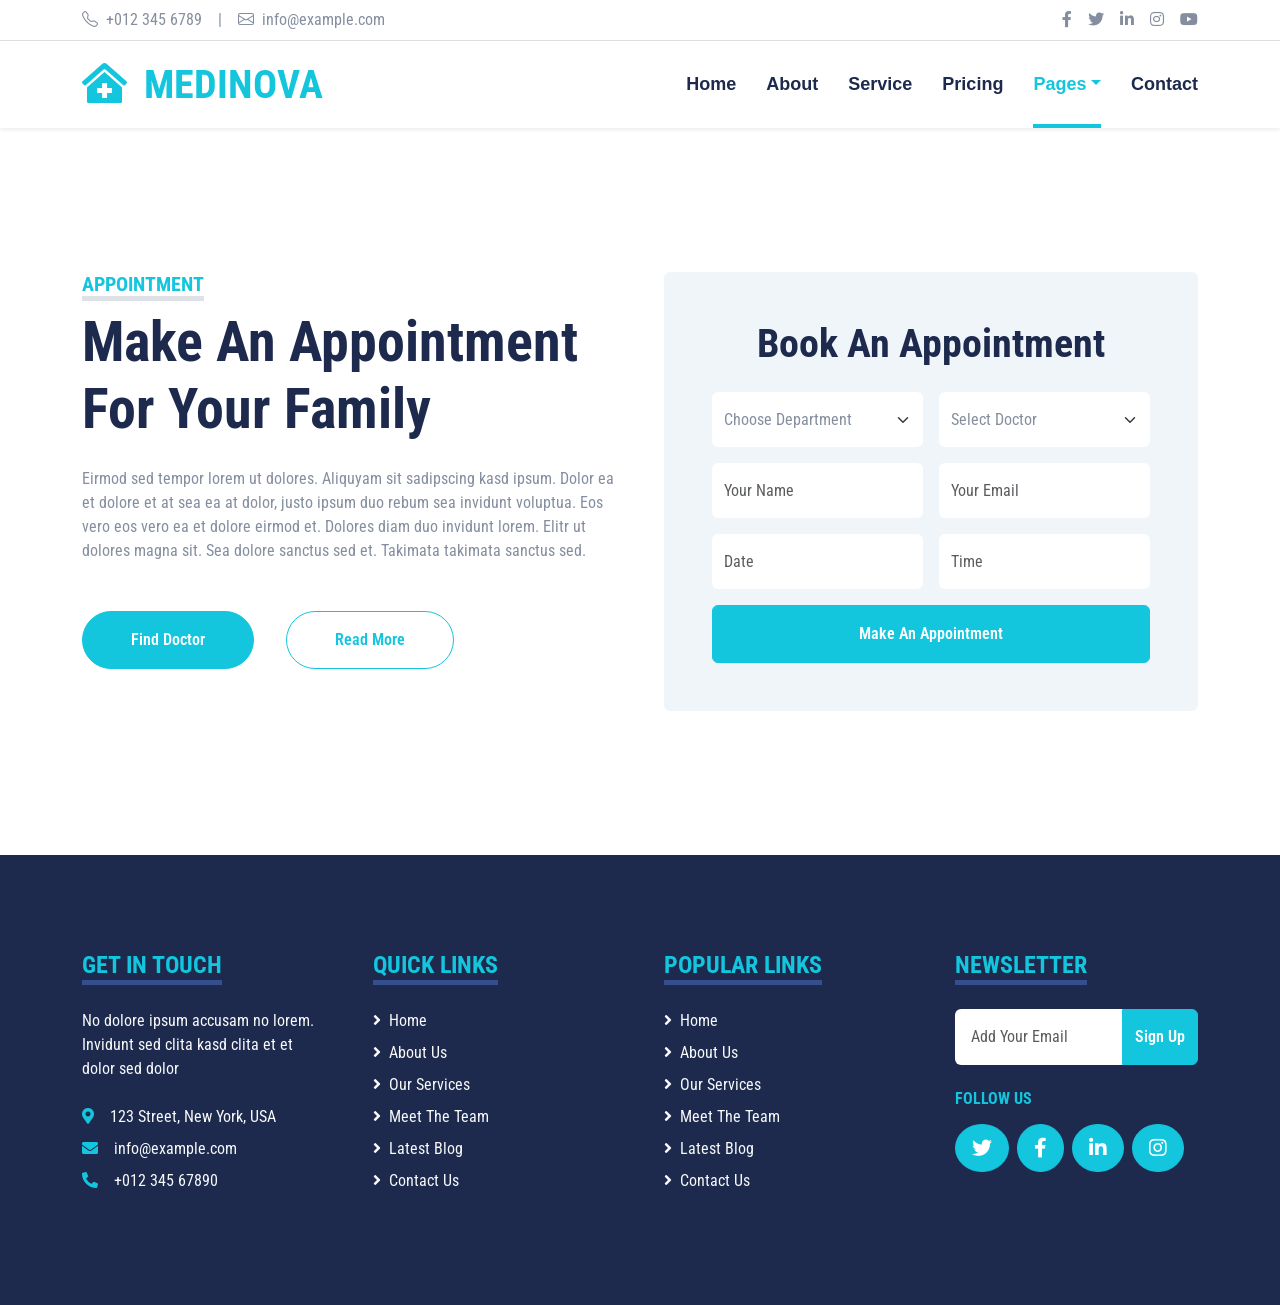
<file: appointment.html>
<!DOCTYPE html>
<html lang="en">
<head>
    <meta charset="UTF-8">
    <meta name="viewport" content="width=device-width, initial-scale=1.0">
    <title>Medinova</title>

    <!-- Google Fonts -->
    <link rel="preconnect" href="https://fonts.googleapis.com">
    <link rel="preconnect" href="https://fonts.gstatic.com" crossorigin>
    <link href="https://fonts.googleapis.com/css2?family=Open+Sans:ital,wght@0,300..800;1,300..800&family=Roboto+Condensed:ital,wght@0,100..900;1,100..900&display=swap" rel="stylesheet">

      <!-- Icon Font -->
    <link href="https://cdnjs.cloudflare.com/ajax/libs/font-awesome/5.15.0/css/all.min.css" rel="stylesheet">
    <link href="https://cdn.jsdelivr.net/npm/bootstrap-icons@1.4.1/font/bootstrap-icons.css" rel="stylesheet">

     <!-- Bootstrap -->
  <link href="https://cdn.jsdelivr.net/npm/bootstrap@5.3.8/dist/css/bootstrap.min.css" rel="stylesheet" integrity="sha384-sRIl4kxILFvY47J16cr9ZwB07vP4J8+LH7qKQnuqkuIAvNWLzeN8tE5YBujZqJLB" crossorigin="anonymous">
  <script src="https://cdn.jsdelivr.net/npm/bootstrap@5.3.8/dist/js/bootstrap.bundle.min.js" integrity="sha384-FKyoEForCGlyvwx9Hj09JcYn3nv7wiPVlz7YYwJrWVcXK/BmnVDxM+D2scQbITxI" crossorigin="anonymous"></script>

    <link rel="stylesheet" href="./aseets/css/main.css">
</head>
<body>
             <!-- bar -->
<div class="container-fluid py-2 border-bottom d-none d-lg-block">
  <div class="container">
    <div class="row">

     <div class="col-md-6 text-center text-lg-start mb-2 mb-lg-0">
         <div class="d-inline-flex align-items-center">
        <a class="text-decoration-none text-body pe-3" href="#"><i class="bi bi-telephone me-2"></i>+012 345 6789</a>
               <span class="text-body">|</span>
       <a class="text-decoration-none text-body px-3" href="#"><i class="bi bi-envelope me-2"></i>info@example.com</a>
       </div>
      </div>

      <div class="col-md-6 text-center text-lg-end">
      <div class="d-inline-flex align-items-center">
   <a class="text-body px-2" href="#"><i class="fab fa-facebook-f"></i> </a>
   <a class="text-body px-2" href="#"><i class="fab fa-twitter"></i> </a>
   <a class="text-body px-2" href="#"><i class="fab fa-linkedin-in"></i> </a>
   <a class="text-body px-2" href="#"><i class="fab fa-instagram"></i> </a>
   <a class="text-body ps-2" href="#"><i class="fab fa-youtube"></i> </a>
      </div>
    </div>
    </div>
  </div>
</div>

     <!-- Navbar -->
   <div class="container-fluid sticky-top bg-white shadow-sm">
        <div class="container">
              <!-- Medinova -->
            <nav class="navbar navbar-expand-lg bg-white navbar-light py-3 py-lg-0">
                <a href="index.html" class="navbar-brand">
                    <h1 class="m-0 text-uppercase text-primary fw-bold"><i class="fa fa-clinic-medical me-2"></i> Medinova</h1>
                </a>
                <button class="navbar-toggler" type="button" data-bs-toggle="collapse" data-bs-target="#navbarCollapse">
                    <span class="navbar-toggler-icon"></span>
                </button>

                <div class="collapse navbar-collapse" id="navbarCollapse">
                    <div class="navbar-nav ms-auto py-0">
                        <a href="index.html" class="nav-item nav-link">Home</a>
                        <a href="about.html" class="nav-item nav-link">About</a>
                        <a href="service.html" class="nav-item nav-link">Service</a>
                        <a href="price.html" class="nav-item nav-link">Pricing</a>
                        <div class="nav-item dropdown">
                            <a href="#" class="nav-link dropdown-toggle active" data-bs-toggle="dropdown">Pages</a>
                            <div class="dropdown-menu m-0">
                                <a href="blog.html" class="dropdown-item">Blog Grid</a>
                                <a href="detail.html" class="dropdown-item">Blog Detail</a>
                                <a href="team.html" class="dropdown-item">The Team</a>
                                <a href="testimonial.html" class="dropdown-item">Testimonial</a>
                                <a href="appointment.html" class="dropdown-item">Appointment</a>
                                <a href="search.html" class="dropdown-item">Search</a>
                            </div>
                        </div>
                        <a href="contact.html" class="nav-item nav-link">Contact</a>
                    </div>
                </div>
            </nav>
        </div>
    </div>

      <!-- Appointment -->
<div class="container-fluid  my-5 py-5">
  <div class="container py-5">
    <div class="row gx-5">
      <div class="col-lg-6 mb-5 mb-lg-0">
      <!--title-->
    <div class="mb-4">
        <h5 class="d-inline-block text-primary text-uppercase border-bottom border-5">Appointment</h5>
        <h1 class=" fw-bold display-4">Make An Appointment For Your Family</h1>
    </div>
    <p class="mb-5">Eirmod sed tempor lorem ut dolores. Aliquyam sit sadipscing kasd ipsum. Dolor ea et dolore et at sea ea at dolor, justo ipsum duo rebum sea invidunt voluptua. Eos vero eos vero ea et dolore eirmod et. Dolores diam duo invidunt lorem. Elitr ut dolores magna sit. Sea dolore sanctus sed et. Takimata takimata sanctus sed.</p>
     <div class="d-flex flex-column flex-md-row align-items-center align-items-md-start justify-content-center justify-content-md-start gap-3">
    <a class="btn btn-primary rounded-pill py-3 px-5 me-3" href="#">Find Doctor</a>
    <a class="btn btn-outline-primary rounded-pill py-3 px-5" href="#">Read More</a>
     </div>
      </div>
      
     <div class="col-lg-6">
    <div class="bg-light text-center rounded p-5">
     <h1 class="mb-4"> Book An Appointment</h1>

   <form>
     <div class="row g-3">

    <div class="col-6">
     <select class="form-select bg-white border-0 form-input">
   <option selected>Choose Department</option>
   <option value="1">Department 1</option>
   <option value="2">Department 2</option>
   <option value="3">Department 3</option>
    </select>
    </div>

    <div class="col-6">
   <select class="form-select bg-white border-0 form-input">
  <option selected>Select Doctor</option>
  <option value="1">Doctor 1</option>
  <option value="2">Doctor 2</option>
  <option value="3">Doctor 3</option>
   </select>
    </div>

  <div class="col-6">
 <input type="text" class="form-control bg-white border-0 form-input" placeholder="Your Name">
 </div>

  <div class="col-6">
 <input type="email" class="form-control bg-white border-0 form-input" placeholder="Your Email">
 </div>

   <div class="col-6">
<div class="date" id="date" data-target-input="nearest">
<input type="text" class="form-control bg-white border-0 datetimepicker-input form-input" placeholder="Date" data-target="#date" data-toggle="datetimepicker">
</div>
</div>

<div class="col-6">
<div class="time" id="time" data-target-input="nearest">
<input type="text" class="form-control bg-white border-0 datetimepicker-input form-input" placeholder="Time" data-target="#time" data-toggle="datetimepicker">
</div>
</div>

    <div class="col-12">
   <button class="btn btn-primary w-100 py-3" type="submit"> Make An Appointment </button>
   </div>

  </div>
  </form>
    </div>
     </div>
    </div>
  </div>
</div>

<!-- footer -->
    <div class="container-fluid bg-dark py-5">
      <div class="container py-5">
         <div class="row g-5">
          <div class="col-lg-3 col-md-6">
            <h4 class="text-uppercase text-primary border-bottom border-5 d-inline-block mb-4 border-secondary">Get In Touch</h4>
            <p class="text-light mb-4">No dolore ipsum accusam no lorem. Invidunt sed clita kasd clita et et dolor sed dolor</p>
            <p class="mb-2 text-light"><i class="fa fa-map-marker-alt text-primary me-3"></i>123 Street, New York, USA</p>
            <p class="mb-2 text-light"><i class="fa fa-envelope text-primary me-3"></i>info@example.com</p>
            <p class="text-light"><i class="fa fa-phone-alt text-primary me-3"></i>+012 345 67890</p>
            </div>

          <div class="col-lg-3 col-md-6">
            <h4 class="text-uppercase text-primary border-bottom border-5 d-inline-block mb-4 border-secondary">Quick Links</h4>
            <div class="d-flex flex-column ">
           <a class="text-light mb-2 text-decoration-none" href="#"><i class="fa fa-angle-right me-2"></i>Home</a>
           <a class="text-light mb-2 text-decoration-none" href="#"><i class="fa fa-angle-right me-2"></i>About Us</a>
           <a class="text-light mb-2 text-decoration-none" href="#"><i class="fa fa-angle-right me-2"></i>Our Services</a>
           <a class="text-light mb-2 text-decoration-none" href="#"><i class="fa fa-angle-right me-2"></i>Meet The Team</a>
           <a class="text-light mb-2 text-decoration-none" href="#"><i class="fa fa-angle-right me-2"></i>Latest Blog</a>
           <a class="text-light text-decoration-none" href="#"><i class="fa fa-angle-right me-2"></i>Contact Us</a>
            </div>
          </div>

          <div class="col-lg-3 col-md-6">
            <h4 class="text-uppercase text-primary border-bottom border-5 d-inline-block mb-4 border-secondary">Popular Links</h4>
            <div class="d-flex flex-column ">
           <a class="text-light mb-2 text-decoration-none" href="#"><i class="fa fa-angle-right me-2"></i>Home</a>
           <a class="text-light mb-2 text-decoration-none" href="#"><i class="fa fa-angle-right me-2"></i>About Us</a>
           <a class="text-light mb-2 text-decoration-none" href="#"><i class="fa fa-angle-right me-2"></i>Our Services</a>
           <a class="text-light mb-2 text-decoration-none" href="#"><i class="fa fa-angle-right me-2"></i>Meet The Team</a>
           <a class="text-light mb-2 text-decoration-none" href="#"><i class="fa fa-angle-right me-2"></i>Latest Blog</a>
           <a class="text-light text-decoration-none" href="#"><i class="fa fa-angle-right me-2"></i>Contact Us</a>
            </div>
          </div>

          <div class="col-lg-3 col-md-6">
           <h4 class="text-uppercase text-primary border-bottom border-5 d-inline-block mb-4 border-secondary">Newsletter</h4>                             
           <div class="input-group">
            <input type="email" class="form-control p-3 border-0" placeholder="Add Your Email">
            <button type="submit" class="btn btn-primary">Sign Up</button>
            </div>
            <h6 class="text-primary text-uppercase mt-4 mb-3">Follow Us</h6>
              <div class="d-flex">
                <a class="btn btn-lg btn-primary btn-lg-square rounded-circle me-2" href="#"><i class="fab fa-twitter"></i></a>
                <a class="btn btn-lg btn-primary btn-lg-square rounded-circle me-2" href="#"><i class="fab fa-facebook-f"></i></a>
                <a class="btn btn-lg btn-primary btn-lg-square rounded-circle me-2" href="#"><i class="fab fa-linkedin-in"></i></a>
                <a class="btn btn-lg btn-primary btn-lg-square rounded-circle" href="#"><i class="fab fa-instagram"></i></a>
              </div>
            </div>
         </div>
      </div>
    </div>
</body>
</html>
</file>
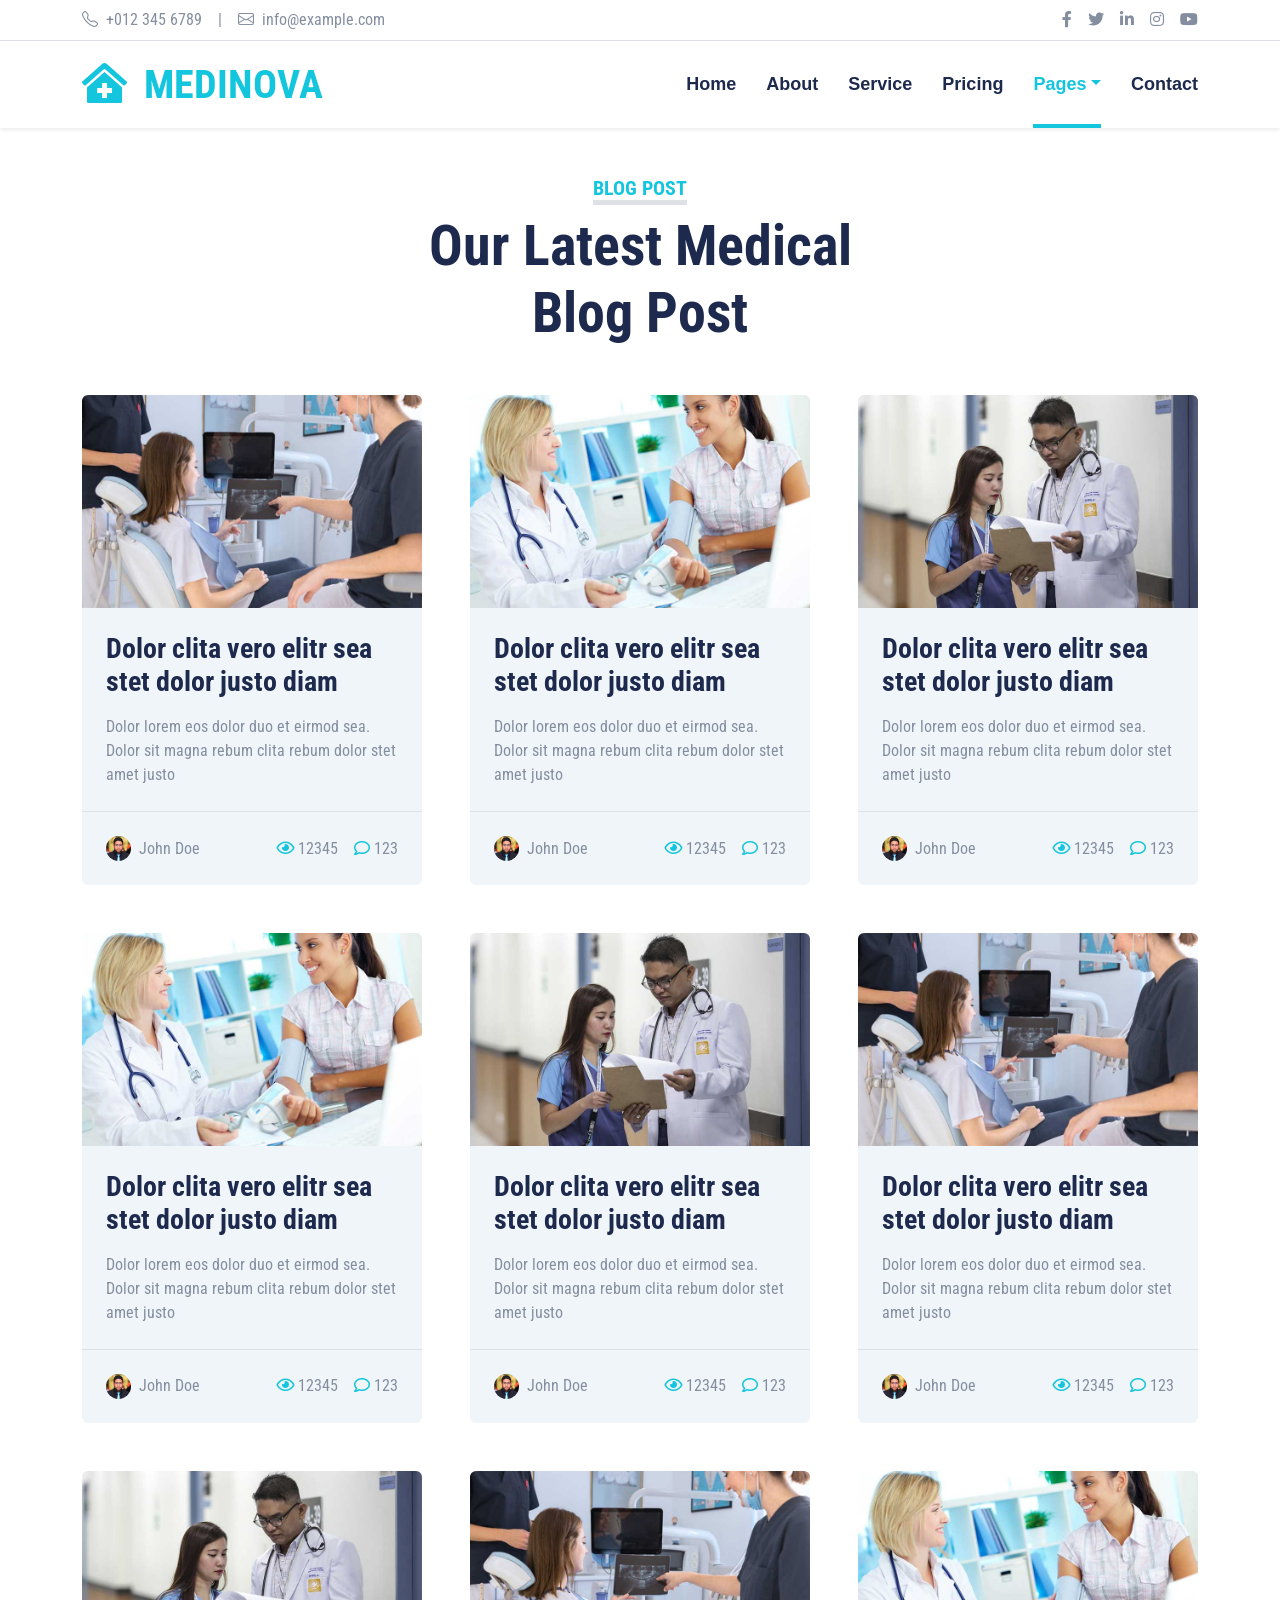
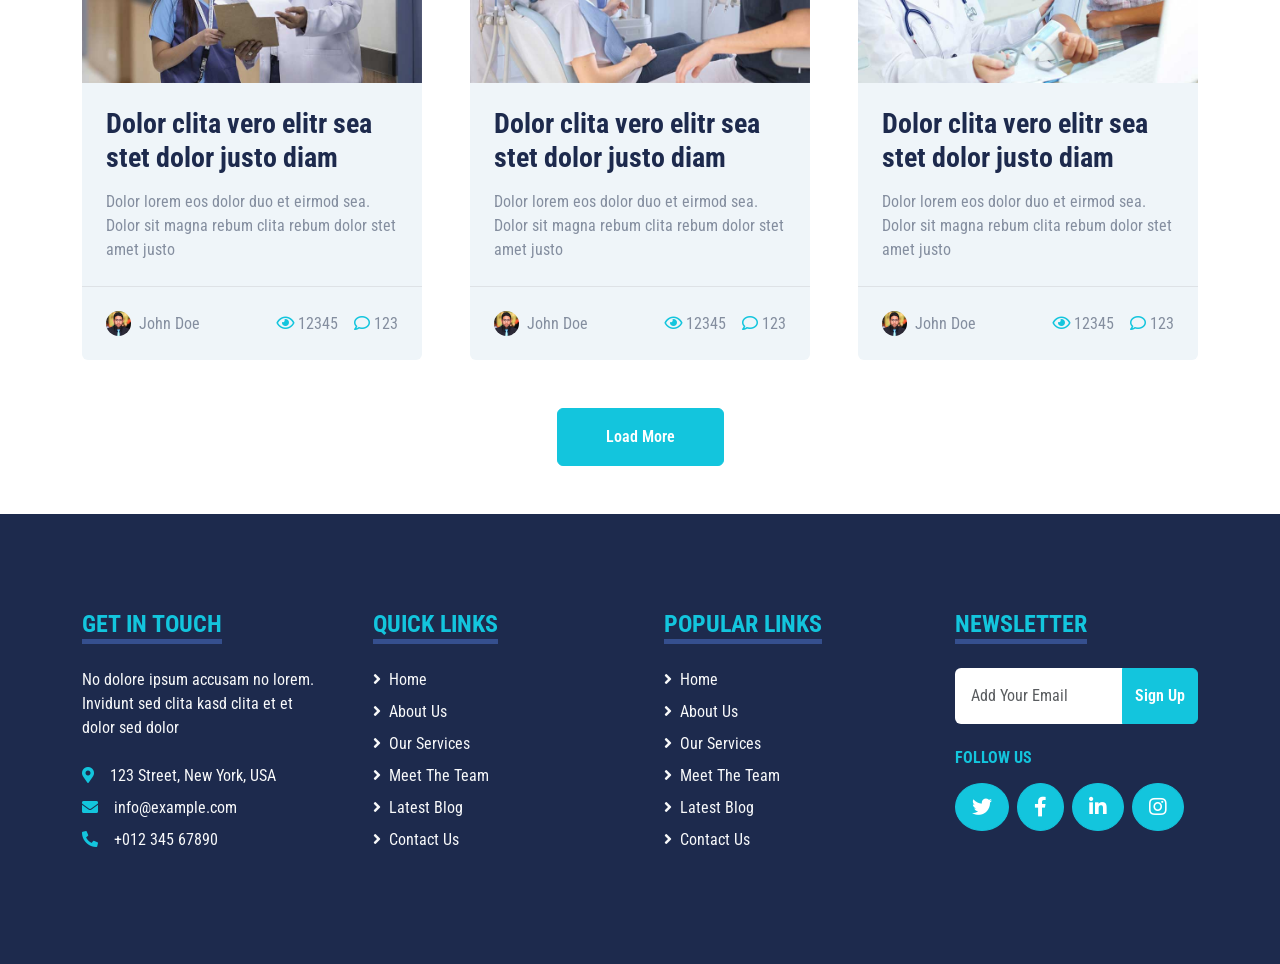
<file: blog.html>
<!DOCTYPE html>
<html lang="en">
<head>
    <meta charset="UTF-8">
    <meta name="viewport" content="width=device-width, initial-scale=1.0">
    <title>Medinova</title>

    <!-- Google Fonts -->
    <link rel="preconnect" href="https://fonts.googleapis.com">
    <link rel="preconnect" href="https://fonts.gstatic.com" crossorigin>
    <link href="https://fonts.googleapis.com/css2?family=Open+Sans:ital,wght@0,300..800;1,300..800&family=Roboto+Condensed:ital,wght@0,100..900;1,100..900&display=swap" rel="stylesheet">

      <!-- Icon Font -->
    <link href="https://cdnjs.cloudflare.com/ajax/libs/font-awesome/5.15.0/css/all.min.css" rel="stylesheet">
    <link href="https://cdn.jsdelivr.net/npm/bootstrap-icons@1.4.1/font/bootstrap-icons.css" rel="stylesheet">

     <!-- Bootstrap -->
  <link href="https://cdn.jsdelivr.net/npm/bootstrap@5.3.8/dist/css/bootstrap.min.css" rel="stylesheet" integrity="sha384-sRIl4kxILFvY47J16cr9ZwB07vP4J8+LH7qKQnuqkuIAvNWLzeN8tE5YBujZqJLB" crossorigin="anonymous">
  <script src="https://cdn.jsdelivr.net/npm/bootstrap@5.3.8/dist/js/bootstrap.bundle.min.js" integrity="sha384-FKyoEForCGlyvwx9Hj09JcYn3nv7wiPVlz7YYwJrWVcXK/BmnVDxM+D2scQbITxI" crossorigin="anonymous"></script>

    <link rel="stylesheet" href="./aseets/css/main.css">
</head>
<body>
             <!-- bar -->
<div class="container-fluid py-2 border-bottom d-none d-lg-block">
  <div class="container">
    <div class="row">

     <div class="col-md-6 text-center text-lg-start mb-2 mb-lg-0">
         <div class="d-inline-flex align-items-center">
        <a class="text-decoration-none text-body pe-3" href="#"><i class="bi bi-telephone me-2"></i>+012 345 6789</a>
               <span class="text-body">|</span>
       <a class="text-decoration-none text-body px-3" href="#"><i class="bi bi-envelope me-2"></i>info@example.com</a>
       </div>
      </div>

      <div class="col-md-6 text-center text-lg-end">
      <div class="d-inline-flex align-items-center">
   <a class="text-body px-2" href="#"><i class="fab fa-facebook-f"></i> </a>
   <a class="text-body px-2" href="#"><i class="fab fa-twitter"></i> </a>
   <a class="text-body px-2" href="#"><i class="fab fa-linkedin-in"></i> </a>
   <a class="text-body px-2" href="#"><i class="fab fa-instagram"></i> </a>
   <a class="text-body ps-2" href="#"><i class="fab fa-youtube"></i> </a>
      </div>
    </div>
    </div>
  </div>
</div>

     <!-- Navbar -->
   <div class="container-fluid sticky-top bg-white shadow-sm">
        <div class="container">
              <!-- Medinova -->
            <nav class="navbar navbar-expand-lg bg-white navbar-light py-3 py-lg-0">
                <a href="index.html" class="navbar-brand">
                    <h1 class="m-0 text-uppercase text-primary fw-bold"><i class="fa fa-clinic-medical me-2"></i> Medinova</h1>
                </a>
                <button class="navbar-toggler" type="button" data-bs-toggle="collapse" data-bs-target="#navbarCollapse">
                    <span class="navbar-toggler-icon"></span>
                </button>

                <div class="collapse navbar-collapse" id="navbarCollapse">
                    <div class="navbar-nav ms-auto py-0">
                        <a href="index.html" class="nav-item nav-link ">Home</a>
                        <a href="about.html" class="nav-item nav-link">About</a>
                        <a href="service.html" class="nav-item nav-link">Service</a>
                        <a href="price.html" class="nav-item nav-link">Pricing</a>
                        <div class="nav-item dropdown">
                            <a href="#" class="nav-link dropdown-toggle active" data-bs-toggle="dropdown">Pages</a>
                            <div class="dropdown-menu m-0">
                                <a href="blog.html" class="dropdown-item">Blog Grid</a>
                                <a href="detail.html" class="dropdown-item">Blog Detail</a>
                                <a href="team.html" class="dropdown-item">The Team</a>
                                <a href="testimonial.html" class="dropdown-item">Testimonial</a>
                                <a href="appointment.html" class="dropdown-item">Appointment</a>
                                <a href="search.html" class="dropdown-item">Search</a>
                            </div>
                        </div>
                        <a href="contact.html" class="nav-item nav-link">Contact</a>
                    </div>
                </div>
            </nav>
        </div>
    </div>

       <!-- Blog Post -->
<div class="container-fluid py-5">
    <div class="container">
         <!--title-->
        <div class="text-center mx-auto mb-5 blog-title">
            <h5 class="d-inline-block text-primary text-uppercase border-bottom border-5"> Blog Post</h5>
            <h1 class="display-4"> Our Latest Medical Blog Post</h1>
        </div>

        <!--cards-->
        <div class="row g-5">
            <!-- card 1 -->
 <div class="col-xl-4 col-lg-6">
  <div class="bg-light rounded overflow-hidden">
    <img class="img-fluid w-100" src="./aseets/img/blog-1.jpg" alt="Medical consultation">
     <div class="p-4">
    <a class="h3 d-block mb-3 text-decoration-none" href="#"> Dolor clita vero elitr sea stet dolor justo diam</a>
    <p class="m-0"> Dolor lorem eos dolor duo et eirmod sea. Dolor sit magna rebum clita rebum dolor stet amet justo </p>
    </div>

    <div class="d-flex justify-content-between border-top p-4">
     <div class="d-flex align-items-center">
    <img class="rounded-circle me-2" src="./aseets/img/user.jpg" width="25" height="25" alt="John Doe">
    <span>John Doe</span>
    </div>
    <div class="d-flex align-items-center">
    <span class="ms-3">
    <i class="far fa-eye text-primary me-1"></i>12345
    </span>
    <span class="ms-3">
    <i class="far fa-comment text-primary me-1"></i>123
    </span>
    </div>
    </div>
  </div>
 </div>

   <!-- card 2 -->
 <div class="col-xl-4 col-lg-6">
  <div class="bg-light rounded overflow-hidden">
<img class="img-fluid w-100" src="./aseets/img/blog-2.jpg" alt="Healthcare consultation">
<div class="p-4">
    <a class="h3 d-block mb-3 text-decoration-none" href="#"> Dolor clita vero elitr sea stet dolor justo diam</a>
     <p class="m-0"> Dolor lorem eos dolor duo et eirmod sea. Dolor sit magna rebum clita rebum dolor stet amet justo </p>
    </div>

    <div class="d-flex justify-content-between border-top p-4">
     <div class="d-flex align-items-center">
    <img class="rounded-circle me-2" src="./aseets/img/user.jpg" width="25" height="25" alt="John Doe">
    <span>John Doe</span>
    </div>
    <div class="d-flex align-items-center">
    <span class="ms-3">
    <i class="far fa-eye text-primary me-1"></i>12345
    </span>
    <span class="ms-3">
    <i class="far fa-comment text-primary me-1"></i>123
    </span>
    </div>
    </div>
  </div>
</div>

  <!-- card 3 -->
 <div class="col-xl-4 col-lg-6">
    <div class="bg-light rounded overflow-hidden">
<img class="img-fluid w-100" src="./aseets/img/blog-3.jpg" alt="Doctor and patient consultation">
<div class="p-4">
    <a class="h3 d-block mb-3 text-decoration-none" href="#"> Dolor clita vero elitr sea stet dolor justo diam</a>
     <p class="m-0"> Dolor lorem eos dolor duo et eirmod sea. Dolor sit magna rebum clita rebum dolor stet amet justo </p>
    </div>

    <div class="d-flex justify-content-between border-top p-4">
     <div class="d-flex align-items-center">
    <img class="rounded-circle me-2" src="./aseets/img/user.jpg" width="25" height="25" alt="John Doe">
    <span>John Doe</span>
    </div>
    <div class="d-flex align-items-center">
    <span class="ms-3">
    <i class="far fa-eye text-primary me-1"></i>12345
    </span>
    <span class="ms-3">
    <i class="far fa-comment text-primary me-1"></i>123
    </span>
    </div>
    </div>
  </div>
</div>
  <!-- card 2 -->
 <div class="col-xl-4 col-lg-6">
  <div class="bg-light rounded overflow-hidden">
<img class="img-fluid w-100" src="./aseets/img/blog-2.jpg" alt="Healthcare consultation">
<div class="p-4">
    <a class="h3 d-block mb-3 text-decoration-none" href="#"> Dolor clita vero elitr sea stet dolor justo diam</a>
     <p class="m-0"> Dolor lorem eos dolor duo et eirmod sea. Dolor sit magna rebum clita rebum dolor stet amet justo </p>
    </div>

    <div class="d-flex justify-content-between border-top p-4">
     <div class="d-flex align-items-center">
    <img class="rounded-circle me-2" src="./aseets/img/user.jpg" width="25" height="25" alt="John Doe">
    <span>John Doe</span>
    </div>
    <div class="d-flex align-items-center">
    <span class="ms-3">
    <i class="far fa-eye text-primary me-1"></i>12345
    </span>
    <span class="ms-3">
    <i class="far fa-comment text-primary me-1"></i>123
    </span>
    </div>
    </div>
  </div>
</div>

  <!-- card 3 -->
 <div class="col-xl-4 col-lg-6">
    <div class="bg-light rounded overflow-hidden">
<img class="img-fluid w-100" src="./aseets/img/blog-3.jpg" alt="Doctor and patient consultation">
<div class="p-4">
    <a class="h3 d-block mb-3 text-decoration-none" href="#"> Dolor clita vero elitr sea stet dolor justo diam</a>
     <p class="m-0"> Dolor lorem eos dolor duo et eirmod sea. Dolor sit magna rebum clita rebum dolor stet amet justo </p>
    </div>

    <div class="d-flex justify-content-between border-top p-4">
     <div class="d-flex align-items-center">
    <img class="rounded-circle me-2" src="./aseets/img/user.jpg" width="25" height="25" alt="John Doe">
    <span>John Doe</span>
    </div>
    <div class="d-flex align-items-center">
    <span class="ms-3">
    <i class="far fa-eye text-primary me-1"></i>12345
    </span>
    <span class="ms-3">
    <i class="far fa-comment text-primary me-1"></i>123
    </span>
    </div>
    </div>
  </div>
</div>
     <!-- card 1 -->
 <div class="col-xl-4 col-lg-6">
  <div class="bg-light rounded overflow-hidden">
    <img class="img-fluid w-100" src="./aseets/img/blog-1.jpg" alt="Medical consultation">
     <div class="p-4">
    <a class="h3 d-block mb-3 text-decoration-none" href="#"> Dolor clita vero elitr sea stet dolor justo diam</a>
    <p class="m-0"> Dolor lorem eos dolor duo et eirmod sea. Dolor sit magna rebum clita rebum dolor stet amet justo </p>
    </div>

    <div class="d-flex justify-content-between border-top p-4">
     <div class="d-flex align-items-center">
    <img class="rounded-circle me-2" src="./aseets/img/user.jpg" width="25" height="25" alt="John Doe">
    <span>John Doe</span>
    </div>
    <div class="d-flex align-items-center">
    <span class="ms-3">
    <i class="far fa-eye text-primary me-1"></i>12345
    </span>
    <span class="ms-3">
    <i class="far fa-comment text-primary me-1"></i>123
    </span>
    </div>
    </div>
  </div>
 </div>
  <!-- card 3 -->
 <div class="col-xl-4 col-lg-6">
    <div class="bg-light rounded overflow-hidden">
<img class="img-fluid w-100" src="./aseets/img/blog-3.jpg" alt="Doctor and patient consultation">
<div class="p-4">
    <a class="h3 d-block mb-3 text-decoration-none" href="#"> Dolor clita vero elitr sea stet dolor justo diam</a>
     <p class="m-0"> Dolor lorem eos dolor duo et eirmod sea. Dolor sit magna rebum clita rebum dolor stet amet justo </p>
    </div>

    <div class="d-flex justify-content-between border-top p-4">
     <div class="d-flex align-items-center">
    <img class="rounded-circle me-2" src="./aseets/img/user.jpg" width="25" height="25" alt="John Doe">
    <span>John Doe</span>
    </div>
    <div class="d-flex align-items-center">
    <span class="ms-3">
    <i class="far fa-eye text-primary me-1"></i>12345
    </span>
    <span class="ms-3">
    <i class="far fa-comment text-primary me-1"></i>123
    </span>
    </div>
    </div>
  </div>
</div>
     <!-- card 1 -->
 <div class="col-xl-4 col-lg-6">
  <div class="bg-light rounded overflow-hidden">
    <img class="img-fluid w-100" src="./aseets/img/blog-1.jpg" alt="Medical consultation">
     <div class="p-4">
    <a class="h3 d-block mb-3 text-decoration-none" href="#"> Dolor clita vero elitr sea stet dolor justo diam</a>
    <p class="m-0"> Dolor lorem eos dolor duo et eirmod sea. Dolor sit magna rebum clita rebum dolor stet amet justo </p>
    </div>

    <div class="d-flex justify-content-between border-top p-4">
     <div class="d-flex align-items-center">
    <img class="rounded-circle me-2" src="./aseets/img/user.jpg" width="25" height="25" alt="John Doe">
    <span>John Doe</span>
    </div>
    <div class="d-flex align-items-center">
    <span class="ms-3">
    <i class="far fa-eye text-primary me-1"></i>12345
    </span>
    <span class="ms-3">
    <i class="far fa-comment text-primary me-1"></i>123
    </span>
    </div>
    </div>
  </div>
 </div>
  <!-- card 2 -->
 <div class="col-xl-4 col-lg-6">
  <div class="bg-light rounded overflow-hidden">
<img class="img-fluid w-100" src="./aseets/img/blog-2.jpg" alt="Healthcare consultation">
<div class="p-4">
    <a class="h3 d-block mb-3 text-decoration-none" href="#"> Dolor clita vero elitr sea stet dolor justo diam</a>
     <p class="m-0"> Dolor lorem eos dolor duo et eirmod sea. Dolor sit magna rebum clita rebum dolor stet amet justo </p>
    </div>

    <div class="d-flex justify-content-between border-top p-4">
     <div class="d-flex align-items-center">
    <img class="rounded-circle me-2" src="./aseets/img/user.jpg" width="25" height="25" alt="John Doe">
    <span>John Doe</span>
    </div>
    <div class="d-flex align-items-center">
    <span class="ms-3">
    <i class="far fa-eye text-primary me-1"></i>12345
    </span>
    <span class="ms-3">
    <i class="far fa-comment text-primary me-1"></i>123
    </span>
    </div>
    </div>
  </div>
</div>
     <div class="col-12 text-center">
       <button class="btn btn-primary py-3 px-5">Load More</button>
      </div>
        </div>
    </div>
</div>

<!-- footer -->
    <div class="container-fluid bg-dark py-5">
      <div class="container py-5">
         <div class="row g-5">
          <div class="col-lg-3 col-md-6">
            <h4 class="text-uppercase text-primary border-bottom border-5 d-inline-block mb-4 border-secondary">Get In Touch</h4>
            <p class="text-light mb-4">No dolore ipsum accusam no lorem. Invidunt sed clita kasd clita et et dolor sed dolor</p>
            <p class="mb-2 text-light"><i class="fa fa-map-marker-alt text-primary me-3"></i>123 Street, New York, USA</p>
            <p class="mb-2 text-light"><i class="fa fa-envelope text-primary me-3"></i>info@example.com</p>
            <p class="text-light"><i class="fa fa-phone-alt text-primary me-3"></i>+012 345 67890</p>
            </div>

          <div class="col-lg-3 col-md-6">
            <h4 class="text-uppercase text-primary border-bottom border-5 d-inline-block mb-4 border-secondary">Quick Links</h4>
            <div class="d-flex flex-column ">
           <a class="text-light mb-2 text-decoration-none" href="#"><i class="fa fa-angle-right me-2"></i>Home</a>
           <a class="text-light mb-2 text-decoration-none" href="#"><i class="fa fa-angle-right me-2"></i>About Us</a>
           <a class="text-light mb-2 text-decoration-none" href="#"><i class="fa fa-angle-right me-2"></i>Our Services</a>
           <a class="text-light mb-2 text-decoration-none" href="#"><i class="fa fa-angle-right me-2"></i>Meet The Team</a>
           <a class="text-light mb-2 text-decoration-none" href="#"><i class="fa fa-angle-right me-2"></i>Latest Blog</a>
           <a class="text-light text-decoration-none" href="#"><i class="fa fa-angle-right me-2"></i>Contact Us</a>
            </div>
          </div>

          <div class="col-lg-3 col-md-6">
            <h4 class="text-uppercase text-primary border-bottom border-5 d-inline-block mb-4 border-secondary">Popular Links</h4>
            <div class="d-flex flex-column ">
           <a class="text-light mb-2 text-decoration-none" href="#"><i class="fa fa-angle-right me-2"></i>Home</a>
           <a class="text-light mb-2 text-decoration-none" href="#"><i class="fa fa-angle-right me-2"></i>About Us</a>
           <a class="text-light mb-2 text-decoration-none" href="#"><i class="fa fa-angle-right me-2"></i>Our Services</a>
           <a class="text-light mb-2 text-decoration-none" href="#"><i class="fa fa-angle-right me-2"></i>Meet The Team</a>
           <a class="text-light mb-2 text-decoration-none" href="#"><i class="fa fa-angle-right me-2"></i>Latest Blog</a>
           <a class="text-light text-decoration-none" href="#"><i class="fa fa-angle-right me-2"></i>Contact Us</a>
            </div>
          </div>

          <div class="col-lg-3 col-md-6">
           <h4 class="text-uppercase text-primary border-bottom border-5 d-inline-block mb-4 border-secondary">Newsletter</h4>                             
           <div class="input-group">
            <input type="email" class="form-control p-3 border-0" placeholder="Add Your Email">
            <button type="submit" class="btn btn-primary">Sign Up</button>
            </div>
            <h6 class="text-primary text-uppercase mt-4 mb-3">Follow Us</h6>
              <div class="d-flex">
                <a class="btn btn-lg btn-primary btn-lg-square rounded-circle me-2" href="#"><i class="fab fa-twitter"></i></a>
                <a class="btn btn-lg btn-primary btn-lg-square rounded-circle me-2" href="#"><i class="fab fa-facebook-f"></i></a>
                <a class="btn btn-lg btn-primary btn-lg-square rounded-circle me-2" href="#"><i class="fab fa-linkedin-in"></i></a>
                <a class="btn btn-lg btn-primary btn-lg-square rounded-circle" href="#"><i class="fab fa-instagram"></i></a>
              </div>
            </div>
         </div>
      </div>
    </div>
</body>
</html>
</file>
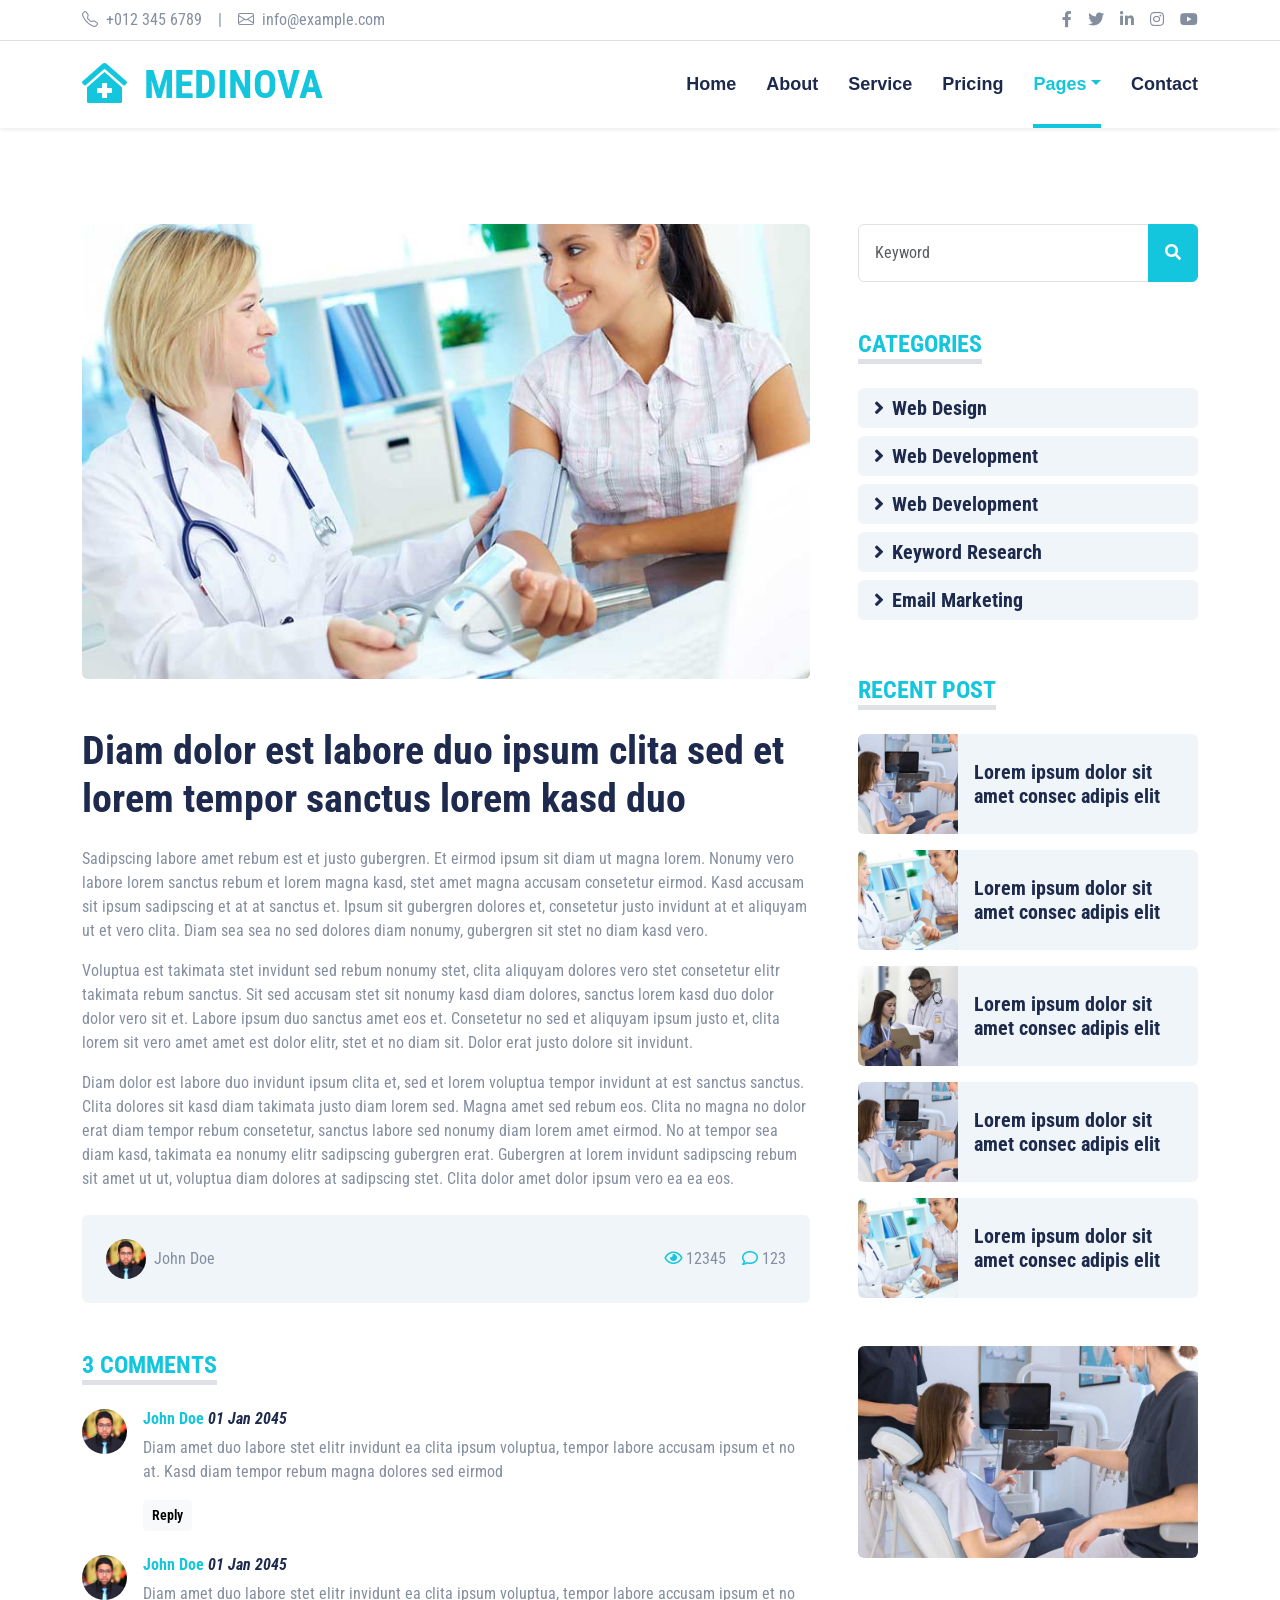
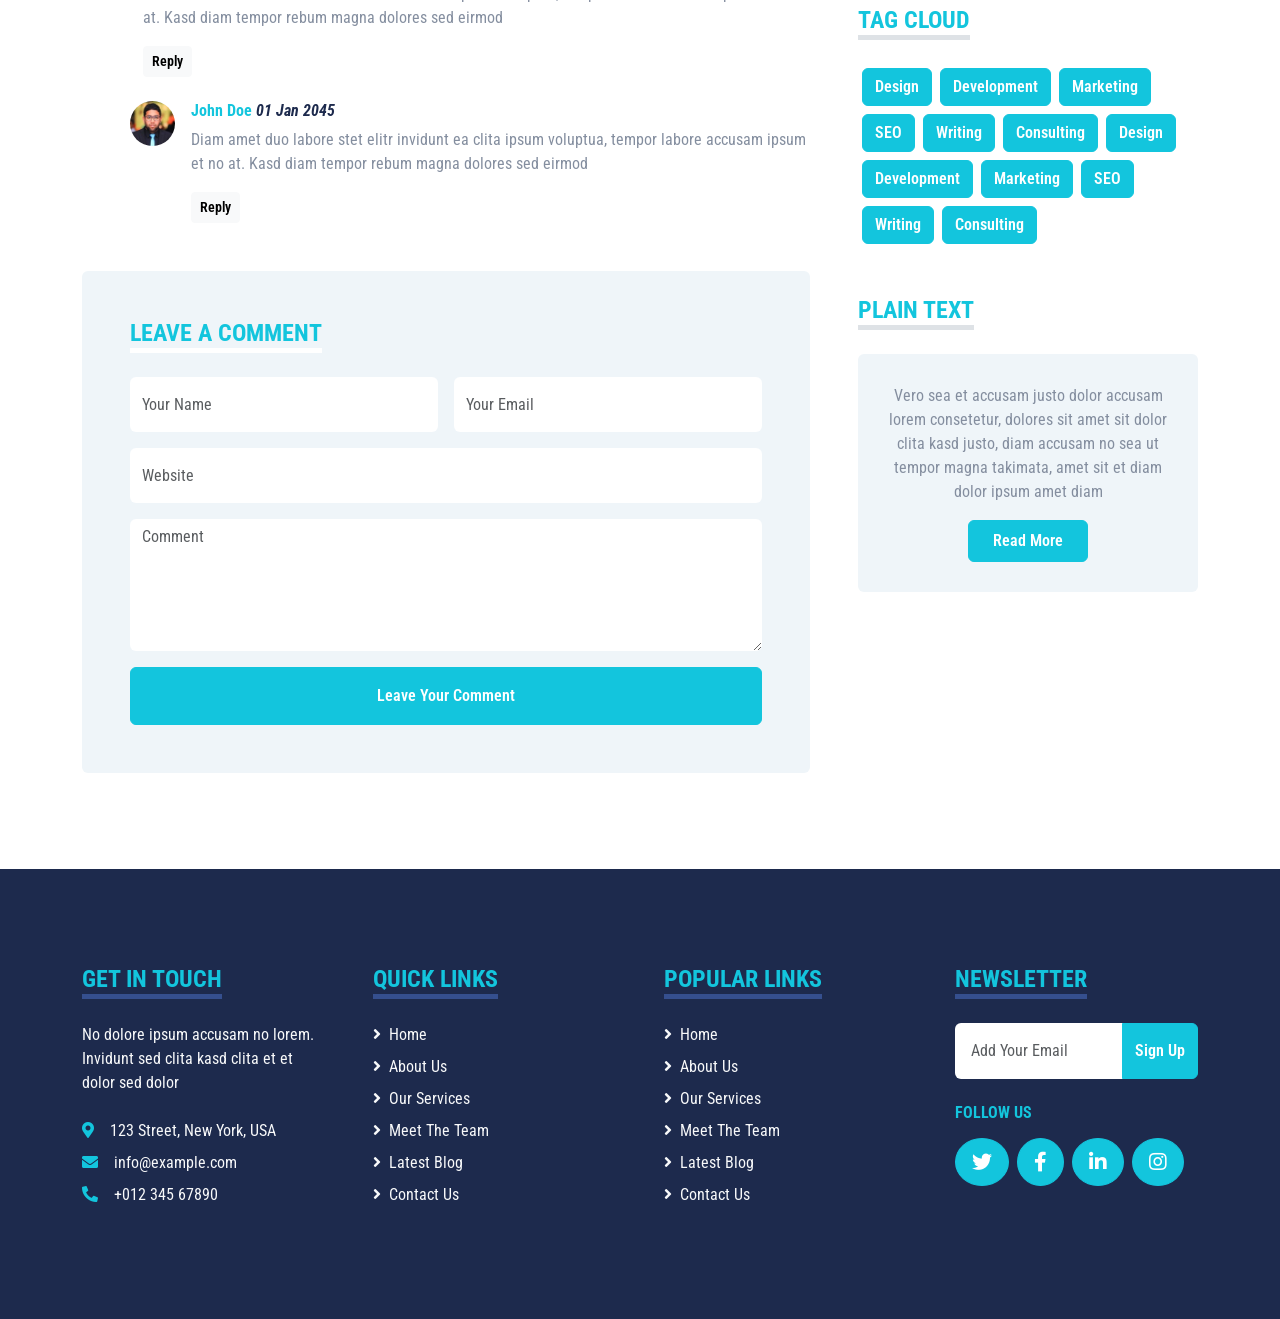
<file: blogdetail.html>
<!DOCTYPE html>
<html lang="en">
<head>
    <meta charset="UTF-8">
    <meta name="viewport" content="width=device-width, initial-scale=1.0">
    <title>Medinova</title>

    <!-- Google Fonts -->
    <link rel="preconnect" href="https://fonts.googleapis.com">
    <link rel="preconnect" href="https://fonts.gstatic.com" crossorigin>
    <link href="https://fonts.googleapis.com/css2?family=Open+Sans:ital,wght@0,300..800;1,300..800&family=Roboto+Condensed:ital,wght@0,100..900;1,100..900&display=swap" rel="stylesheet">

      <!-- Icon Font -->
    <link href="https://cdnjs.cloudflare.com/ajax/libs/font-awesome/5.15.0/css/all.min.css" rel="stylesheet">
    <link href="https://cdn.jsdelivr.net/npm/bootstrap-icons@1.4.1/font/bootstrap-icons.css" rel="stylesheet">

     <!-- Bootstrap -->
  <link href="https://cdn.jsdelivr.net/npm/bootstrap@5.3.8/dist/css/bootstrap.min.css" rel="stylesheet" integrity="sha384-sRIl4kxILFvY47J16cr9ZwB07vP4J8+LH7qKQnuqkuIAvNWLzeN8tE5YBujZqJLB" crossorigin="anonymous">
  <script src="https://cdn.jsdelivr.net/npm/bootstrap@5.3.8/dist/js/bootstrap.bundle.min.js" integrity="sha384-FKyoEForCGlyvwx9Hj09JcYn3nv7wiPVlz7YYwJrWVcXK/BmnVDxM+D2scQbITxI" crossorigin="anonymous"></script>

    <link rel="stylesheet" href="./aseets/css/main.css">
</head>
<body>
             <!-- bar -->
<div class="container-fluid py-2 border-bottom d-none d-lg-block">
  <div class="container">
    <div class="row">

     <div class="col-md-6 text-center text-lg-start mb-2 mb-lg-0">
         <div class="d-inline-flex align-items-center">
        <a class="text-decoration-none text-body pe-3" href="#"><i class="bi bi-telephone me-2"></i>+012 345 6789</a>
               <span class="text-body">|</span>
       <a class="text-decoration-none text-body px-3" href="#"><i class="bi bi-envelope me-2"></i>info@example.com</a>
       </div>
      </div>

      <div class="col-md-6 text-center text-lg-end">
      <div class="d-inline-flex align-items-center">
   <a class="text-body px-2" href="#"><i class="fab fa-facebook-f"></i> </a>
   <a class="text-body px-2" href="#"><i class="fab fa-twitter"></i> </a>
   <a class="text-body px-2" href="#"><i class="fab fa-linkedin-in"></i> </a>
   <a class="text-body px-2" href="#"><i class="fab fa-instagram"></i> </a>
   <a class="text-body ps-2" href="#"><i class="fab fa-youtube"></i> </a>
      </div>
    </div>
    </div>
  </div>
</div>

     <!-- Navbar -->
   <div class="container-fluid sticky-top bg-white shadow-sm">
        <div class="container">
              <!-- Medinova -->
            <nav class="navbar navbar-expand-lg bg-white navbar-light py-3 py-lg-0">
                <a href="index.html" class="navbar-brand">
                    <h1 class="m-0 text-uppercase text-primary fw-bold"><i class="fa fa-clinic-medical me-2"></i> Medinova</h1>
                </a>
                <button class="navbar-toggler" type="button" data-bs-toggle="collapse" data-bs-target="#navbarCollapse">
                    <span class="navbar-toggler-icon"></span>
                </button>

                <div class="collapse navbar-collapse" id="navbarCollapse">
                    <div class="navbar-nav ms-auto py-0">
                        <a href="index.html" class="nav-item nav-link ">Home</a>
                        <a href="about.html" class="nav-item nav-link">About</a>
                        <a href="service.html" class="nav-item nav-link">Service</a>
                        <a href="price.html" class="nav-item nav-link">Pricing</a>
                        <div class="nav-item dropdown">
                            <a href="#" class="nav-link dropdown-toggle active" data-bs-toggle="dropdown">Pages</a>
                            <div class="dropdown-menu m-0">
                                <a href="blog.html" class="dropdown-item">Blog Grid</a>
                                <a href="detail.html" class="dropdown-item">Blog Detail</a>
                                <a href="team.html" class="dropdown-item">The Team</a>
                                <a href="testimonial.html" class="dropdown-item">Testimonial</a>
                                <a href="appointment.html" class="dropdown-item">Appointment</a>
                                <a href="search.html" class="dropdown-item">Search</a>
                            </div>
                        </div>
                        <a href="contact.html" class="nav-item nav-link">Contact</a>
                    </div>
                </div>
            </nav>
        </div>
    </div>
  <div class="container-fluid py-5">  
  <div class="container py-5">
  <div class="row g-5">
    <!-- Main Blog -->
    <div class="col-lg-8">
      <div class="mb-5">
        <img class="img-fluid w-100 rounded mb-5 blog-main-img" src="./aseets/img/blog-2.jpg" alt="">
        <h1 class="mb-4">Diam dolor est labore duo ipsum clita sed et lorem tempor sanctus lorem kasd duo</h1>

        <p>Sadipscing labore amet rebum est et justo gubergren. Et eirmod ipsum sit diam ut magna lorem. Nonumy vero labore lorem sanctus rebum et lorem magna kasd, stet amet magna accusam consetetur eirmod. Kasd accusam sit ipsum sadipscing et at at sanctus et. Ipsum sit gubergren dolores et, consetetur justo invidunt at et aliquyam ut et vero clita. Diam sea sea no sed dolores diam nonumy, gubergren sit stet no diam kasd vero.</p>

        <p>Voluptua est takimata stet invidunt sed rebum nonumy stet, clita aliquyam dolores vero stet consetetur elitr takimata rebum sanctus. Sit sed accusam stet sit nonumy kasd diam dolores, sanctus lorem kasd duo dolor dolor vero sit et. Labore ipsum duo sanctus amet eos et. Consetetur no sed et aliquyam ipsum justo et, clita lorem sit vero amet amet est dolor elitr, stet et no diam sit. Dolor erat justo dolore sit invidunt.</p>

        <p>Diam dolor est labore duo invidunt ipsum clita et, sed et lorem voluptua tempor invidunt at est sanctus sanctus. Clita dolores sit kasd diam takimata justo diam lorem sed. Magna amet sed rebum eos. Clita no magna no dolor erat diam tempor rebum consetetur, sanctus labore sed nonumy diam lorem amet eirmod. No at tempor sea diam kasd, takimata ea nonumy elitr sadipscing gubergren erat. Gubergren at lorem invidunt sadipscing rebum sit amet ut ut, voluptua diam dolores at sadipscing stet. Clita dolor amet dolor ipsum vero ea ea eos.</p>

        <div class="d-flex justify-content-between bg-light rounded p-4 mt-4 mb-4">
          <div class="d-flex align-items-center">
            <img class="rounded-circle me-2 author-img" src="./aseets/img/user.jpg" alt="">
            <span>John Doe</span>
          </div>
          <div class="d-flex align-items-center">
            <span class="ms-3"><i class="far fa-eye text-primary me-1"></i>12345</span>
            <span class="ms-3"><i class="far fa-comment text-primary me-1"></i>123</span>
          </div>
        </div>
      </div>

      <!-- Comments List -->
      <div class="mb-5">
        <h4 class="d-inline-block text-primary text-uppercase border-bottom border-5 mb-4">3 Comments</h4>

        <div class="d-flex mb-4">
          <img src="./aseets/img/user.jpg" class="img-fluid rounded-circle comment-img">
          <div class="ps-3">
            <h6><a href="#" class="text-decoration-none text-primary name-link">John Doe</a> <span><i>01 Jan 2045</i></span></h6>
            <p>Diam amet duo labore stet elitr invidunt ea clita ipsum voluptua, tempor labore accusam ipsum et no at. Kasd diam tempor rebum magna dolores sed eirmod</p>
            <button class="btn btn-sm btn-light">Reply</button>
          </div>
        </div>

        <div class="d-flex mb-4">
          <img src="./aseets/img/user.jpg" class="img-fluid rounded-circle comment-img">
          <div class="ps-3">
            <h6><a href="#" class="text-decoration-none text-primary name-link ">John Doe</a> <span><i>01 Jan 2045</i></span></h6>
            <p>Diam amet duo labore stet elitr invidunt ea clita ipsum voluptua, tempor labore accusam ipsum et no at. Kasd diam tempor rebum magna dolores sed eirmod</p>
            <button class="btn btn-sm btn-light">Reply</button>
          </div>
        </div>

        <div class="d-flex ms-5 mb-4">
          <img src="./aseets/img/user.jpg" class="img-fluid rounded-circle comment-img">
          <div class="ps-3">
            <h6><a href="#" class="text-decoration-none text-primary name-link">John Doe</a> <span><i>01 Jan 2045</i></span></h6>
            <p>Diam amet duo labore stet elitr invidunt ea clita ipsum voluptua, tempor labore accusam ipsum et no at. Kasd diam tempor rebum magna dolores sed eirmod</p>
            <button class="btn btn-sm btn-light">Reply</button>
          </div>
        </div>
      </div>

      <!-- Comment Form -->
      <div class="bg-light rounded p-5">
        <h4 class=" d-inline-block text-primary text-uppercase border-bottom border-5 border-white mb-4">
          Leave a comment</h4>
        <form>
          <div class="row g-3">
            <div class="col-12 col-sm-6">
              <input type="text" class="form-control bg-white border-0 form-input" placeholder="Your Name">
            </div>
            <div class="col-12 col-sm-6">
              <input type="email" class="form-control bg-white border-0 form-input" placeholder="Your Email">
            </div>
            <div class="col-12">
              <input type="text" class="form-control bg-white border-0 form-input" placeholder="Website">
            </div>
            <div class="col-12">
              <textarea class="form-control bg-white border-0" rows="5" placeholder="Comment"></textarea>
            </div>
            <div class="col-12">
              <button class="btn btn-primary w-100 py-3" type="submit">Leave Your Comment</button>
            </div>
          </div>
        </form>
      </div>
    </div>

    <!-- Sidebar -->
    <div class="col-lg-4">

      <!-- Search -->
      <div class="mb-5">
        <div class="input-group">
          <input type="text" class="form-control p-3" placeholder="Keyword">
          <button class="btn btn-primary px-3"><i class="fa fa-search"></i></button>
        </div>
      </div>

      <!-- Categories -->
      <div class="mb-5">
        <h4 class="d-inline-block text-primary text-uppercase border-bottom border-5 mb-4">Categories</h4>
        <div class="d-flex flex-column justify-content-start">
          <a class="h5 bg-light rounded py-2 px-3 mb-2 text-decoration-none blog-detail-link" href="#"><i class="fa fa-angle-right me-2"></i>Web Design</a>
          <a class="h5 bg-light rounded py-2 px-3 mb-2 text-decoration-none blog-detail-link" href="#"><i class="fa fa-angle-right me-2"></i>Web Development</a>
          <a class="h5 bg-light rounded py-2 px-3 mb-2 text-decoration-none blog-detail-link" href="#"><i class="fa fa-angle-right me-2"></i>Web Development</a>
          <a class="h5 bg-light rounded py-2 px-3 mb-2 text-decoration-none blog-detail-link" href="#"><i class="fa fa-angle-right me-2"></i>Keyword Research</a>
          <a class="h5 bg-light rounded py-2 px-3 mb-2 text-decoration-none blog-detail-link" href="#"><i class="fa fa-angle-right me-2"></i>Email Marketing</a>
        </div>
      </div>

      <!-- Recent Posts -->
      <div class="mb-5">
        <h4 class="d-inline-block text-primary text-uppercase border-bottom border-5 mb-4">Recent Post</h4>

        <div class="d-flex rounded overflow-hidden mb-3">
          <img class="img-fluid recent-img" src="./aseets/img/blog-1.jpg">
          <a href="#" class="h5 d-flex align-items-center bg-light px-3 mb-0 text-decoration-none blog-detail-link">Lorem ipsum dolor sit amet consec adipis elit</a>
        </div>

        <div class="d-flex rounded overflow-hidden mb-3">
          <img class="img-fluid recent-img" src="./aseets/img/blog-2.jpg">
          <a href="#" class="h5 d-flex align-items-center bg-light px-3 mb-0 text-decoration-none blog-detail-link">Lorem ipsum dolor sit amet consec adipis elit</a>
        </div>

        <div class="d-flex rounded overflow-hidden mb-3">
          <img class="img-fluid recent-img" src="./aseets/img/blog-3.jpg">
          <a href="#" class="h5 d-flex align-items-center bg-light px-3 mb-0 text-decoration-none blog-detail-link">Lorem ipsum dolor sit amet consec adipis elit</a>
        </div>

        <div class="d-flex rounded overflow-hidden mb-3">
          <img class="img-fluid recent-img" src="./aseets/img/blog-1.jpg">
          <a href="#" class="h5 d-flex align-items-center bg-light px-3 mb-0 text-decoration-none blog-detail-link">Lorem ipsum dolor sit amet consec adipis elit</a>
        </div>

        <div class="d-flex rounded overflow-hidden mb-3">
          <img class="img-fluid recent-img" src="./aseets/img/blog-2.jpg">
          <a href="#" class="h5 d-flex align-items-center bg-light px-3 mb-0 text-decoration-none blog-detail-link">Lorem ipsum dolor sit amet consec adipis elit</a>
        </div>
      </div>

      <!-- Image -->
      <div class="mb-5">
        <img src="./aseets/img/blog-1.jpg" class="img-fluid rounded">
      </div>

      <!-- Tags -->
      <div class="mb-5">
        <h4 class="d-inline-block text-primary text-uppercase border-bottom border-5 mb-4">Tag Cloud</h4>
        <div class="d-flex flex-wrap m-n1">
          <a href="#" class="btn btn-primary m-1">Design</a>
          <a href="#" class="btn btn-primary m-1">Development</a>
          <a href="#" class="btn btn-primary m-1">Marketing</a>
          <a href="#" class="btn btn-primary m-1">SEO</a>
          <a href="#" class="btn btn-primary m-1">Writing</a>
          <a href="#" class="btn btn-primary m-1">Consulting</a>
          <a href="#" class="btn btn-primary m-1">Design</a>
          <a href="#" class="btn btn-primary m-1">Development</a>
          <a href="#" class="btn btn-primary m-1">Marketing</a>
          <a href="#" class="btn btn-primary m-1">SEO</a>
          <a href="#" class="btn btn-primary m-1">Writing</a>
          <a href="#" class="btn btn-primary m-1">Consulting</a>
        </div>
      </div>

      <!-- Plain Text -->
      <div>
        <h4 class="d-inline-block text-primary text-uppercase border-bottom border-5 mb-4">Plain Text</h4>
        <div class="bg-light rounded text-center plain-box">
          <p>Vero sea et accusam justo dolor accusam lorem consetetur, dolores sit amet sit dolor clita kasd justo, diam accusam no sea ut tempor magna takimata, amet sit et diam dolor ipsum amet diam</p>
          <a href="#" class="btn btn-primary py-2 px-4">Read More</a>
        </div>
      </div>

    </div>
  </div>
</div>
</div>  

    <!-- footer -->
    <div class="container-fluid bg-dark py-5">
      <div class="container py-5">
         <div class="row g-5">
          <div class="col-lg-3 col-md-6">
            <h4 class="text-uppercase text-primary border-bottom border-5 d-inline-block mb-4 border-secondary">Get In Touch</h4>
            <p class="text-light mb-4">No dolore ipsum accusam no lorem. Invidunt sed clita kasd clita et et dolor sed dolor</p>
            <p class="mb-2 text-light"><i class="fa fa-map-marker-alt text-primary me-3"></i>123 Street, New York, USA</p>
            <p class="mb-2 text-light"><i class="fa fa-envelope text-primary me-3"></i>info@example.com</p>
            <p class="text-light"><i class="fa fa-phone-alt text-primary me-3"></i>+012 345 67890</p>
            </div>

          <div class="col-lg-3 col-md-6">
            <h4 class="text-uppercase text-primary border-bottom border-5 d-inline-block mb-4 border-secondary">Quick Links</h4>
            <div class="d-flex flex-column ">
           <a class="text-light mb-2 text-decoration-none" href="#"><i class="fa fa-angle-right me-2"></i>Home</a>
           <a class="text-light mb-2 text-decoration-none" href="#"><i class="fa fa-angle-right me-2"></i>About Us</a>
           <a class="text-light mb-2 text-decoration-none" href="#"><i class="fa fa-angle-right me-2"></i>Our Services</a>
           <a class="text-light mb-2 text-decoration-none" href="#"><i class="fa fa-angle-right me-2"></i>Meet The Team</a>
           <a class="text-light mb-2 text-decoration-none" href="#"><i class="fa fa-angle-right me-2"></i>Latest Blog</a>
           <a class="text-light text-decoration-none" href="#"><i class="fa fa-angle-right me-2"></i>Contact Us</a>
            </div>
          </div>

          <div class="col-lg-3 col-md-6">
            <h4 class="text-uppercase text-primary border-bottom border-5 d-inline-block mb-4 border-secondary">Popular Links</h4>
            <div class="d-flex flex-column ">
           <a class="text-light mb-2 text-decoration-none" href="#"><i class="fa fa-angle-right me-2"></i>Home</a>
           <a class="text-light mb-2 text-decoration-none" href="#"><i class="fa fa-angle-right me-2"></i>About Us</a>
           <a class="text-light mb-2 text-decoration-none" href="#"><i class="fa fa-angle-right me-2"></i>Our Services</a>
           <a class="text-light mb-2 text-decoration-none" href="#"><i class="fa fa-angle-right me-2"></i>Meet The Team</a>
           <a class="text-light mb-2 text-decoration-none" href="#"><i class="fa fa-angle-right me-2"></i>Latest Blog</a>
           <a class="text-light text-decoration-none" href="#"><i class="fa fa-angle-right me-2"></i>Contact Us</a>
            </div>
          </div>

          <div class="col-lg-3 col-md-6">
           <h4 class="text-uppercase text-primary border-bottom border-5 d-inline-block mb-4 border-secondary">Newsletter</h4>                             
           <div class="input-group">
            <input type="email" class="form-control p-3 border-0" placeholder="Add Your Email">
            <button type="submit" class="btn btn-primary">Sign Up</button>
            </div>
            <h6 class="text-primary text-uppercase mt-4 mb-3">Follow Us</h6>
              <div class="d-flex">
                <a class="btn btn-lg btn-primary btn-lg-square rounded-circle me-2" href="#"><i class="fab fa-twitter"></i></a>
                <a class="btn btn-lg btn-primary btn-lg-square rounded-circle me-2" href="#"><i class="fab fa-facebook-f"></i></a>
                <a class="btn btn-lg btn-primary btn-lg-square rounded-circle me-2" href="#"><i class="fab fa-linkedin-in"></i></a>
                <a class="btn btn-lg btn-primary btn-lg-square rounded-circle" href="#"><i class="fab fa-instagram"></i></a>
              </div>
            </div>
         </div>
      </div>
    </div>
</body>
</html>
</file>
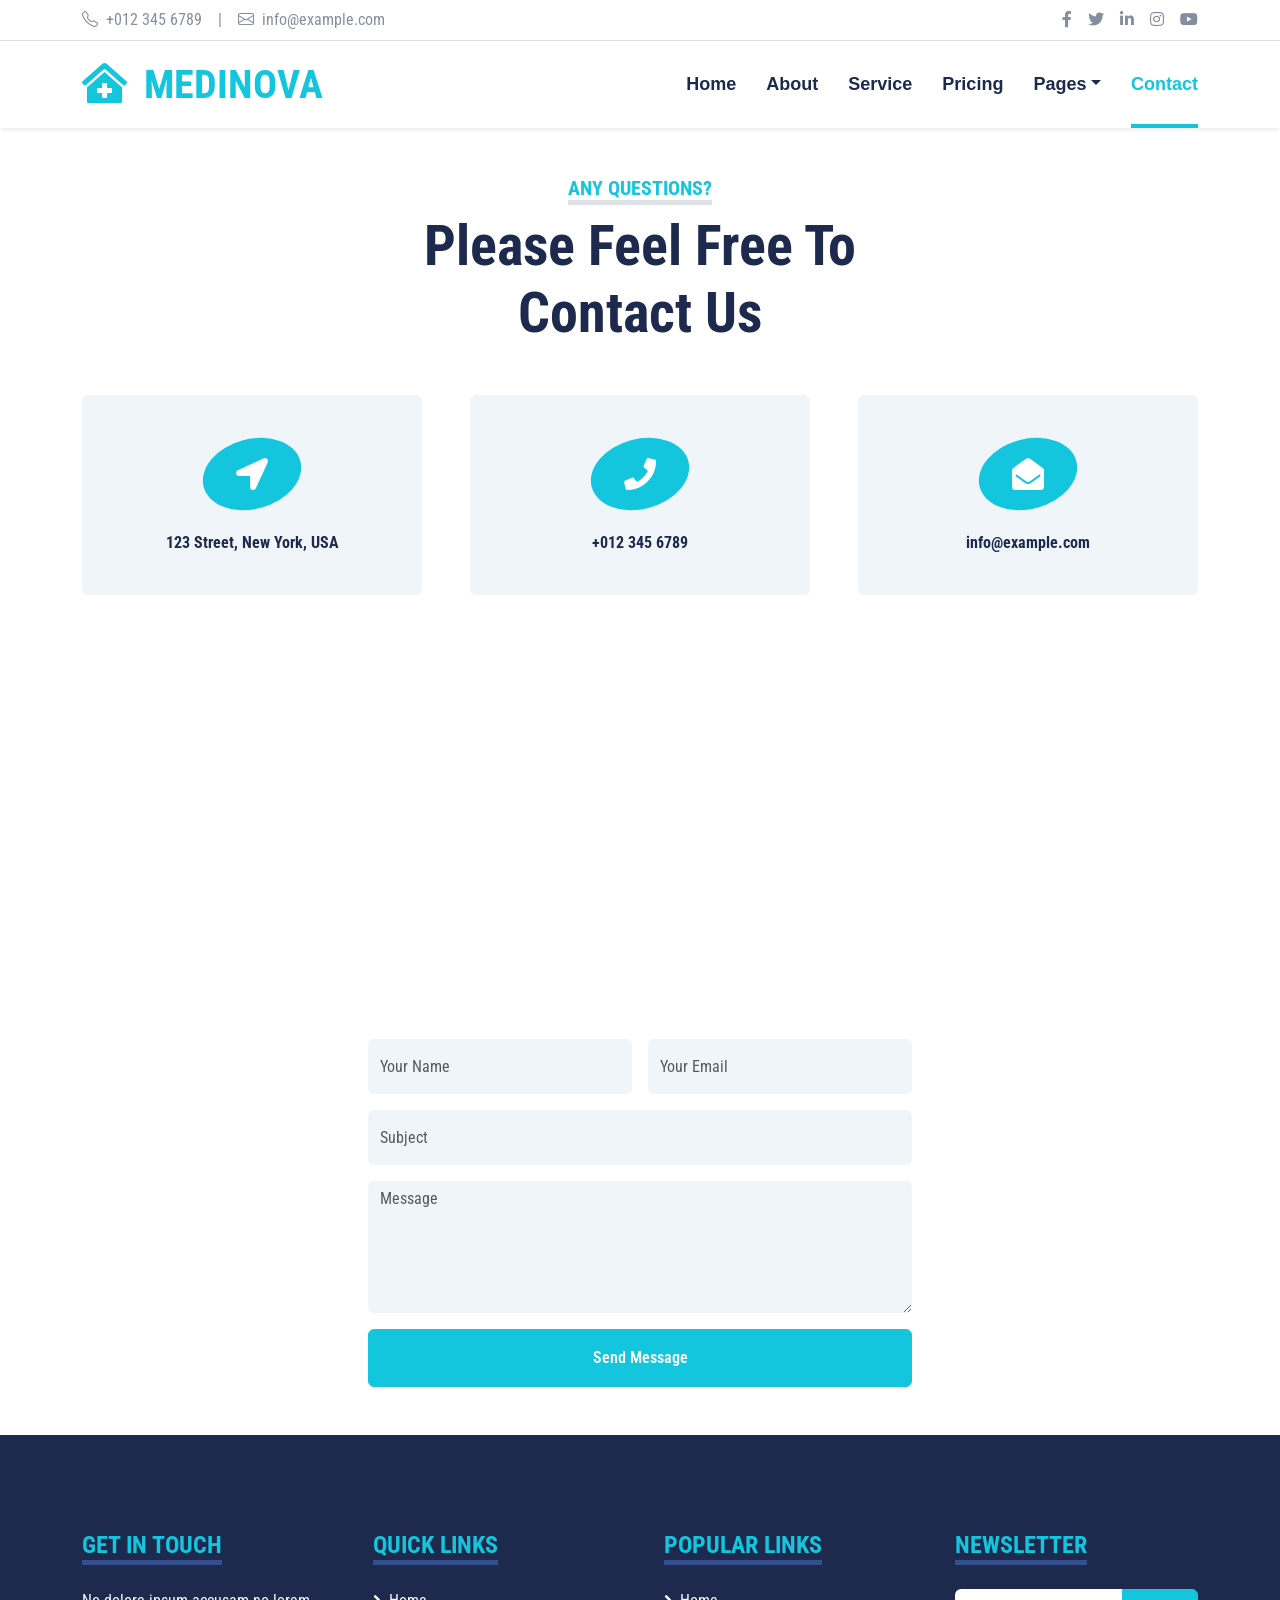
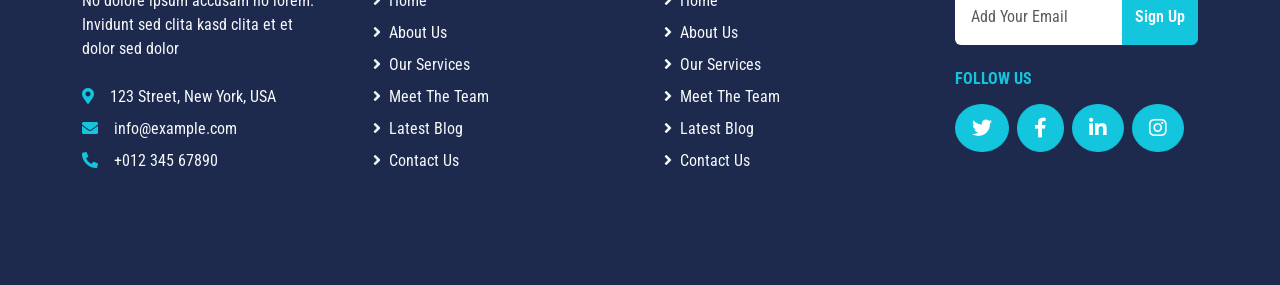
<file: contact.html>
<!DOCTYPE html>
<html lang="en">
<head>
    <meta charset="UTF-8">
    <meta name="viewport" content="width=device-width, initial-scale=1.0">
    <title>Medinova</title>

    <!-- Google Fonts -->
    <link rel="preconnect" href="https://fonts.googleapis.com">
    <link rel="preconnect" href="https://fonts.gstatic.com" crossorigin>
    <link href="https://fonts.googleapis.com/css2?family=Open+Sans:ital,wght@0,300..800;1,300..800&family=Roboto+Condensed:ital,wght@0,100..900;1,100..900&display=swap" rel="stylesheet">

      <!-- Icon Font -->
    <link href="https://cdnjs.cloudflare.com/ajax/libs/font-awesome/5.15.0/css/all.min.css" rel="stylesheet">
    <link href="https://cdn.jsdelivr.net/npm/bootstrap-icons@1.4.1/font/bootstrap-icons.css" rel="stylesheet">

     <!-- Bootstrap -->
  <link href="https://cdn.jsdelivr.net/npm/bootstrap@5.3.8/dist/css/bootstrap.min.css" rel="stylesheet" integrity="sha384-sRIl4kxILFvY47J16cr9ZwB07vP4J8+LH7qKQnuqkuIAvNWLzeN8tE5YBujZqJLB" crossorigin="anonymous">
  <script src="https://cdn.jsdelivr.net/npm/bootstrap@5.3.8/dist/js/bootstrap.bundle.min.js" integrity="sha384-FKyoEForCGlyvwx9Hj09JcYn3nv7wiPVlz7YYwJrWVcXK/BmnVDxM+D2scQbITxI" crossorigin="anonymous"></script>

    <link rel="stylesheet" href="./aseets/css/main.css">
</head>
<body>
             <!-- bar -->
<div class="container-fluid py-2 border-bottom d-none d-lg-block">
  <div class="container">
    <div class="row">

     <div class="col-md-6 text-center text-lg-start mb-2 mb-lg-0">
         <div class="d-inline-flex align-items-center">
        <a class="text-decoration-none text-body pe-3" href="#"><i class="bi bi-telephone me-2"></i>+012 345 6789</a>
               <span class="text-body">|</span>
       <a class="text-decoration-none text-body px-3" href="#"><i class="bi bi-envelope me-2"></i>info@example.com</a>
       </div>
      </div>

      <div class="col-md-6 text-center text-lg-end">
      <div class="d-inline-flex align-items-center">
   <a class="text-body px-2" href="#"><i class="fab fa-facebook-f"></i> </a>
   <a class="text-body px-2" href="#"><i class="fab fa-twitter"></i> </a>
   <a class="text-body px-2" href="#"><i class="fab fa-linkedin-in"></i> </a>
   <a class="text-body px-2" href="#"><i class="fab fa-instagram"></i> </a>
   <a class="text-body ps-2" href="#"><i class="fab fa-youtube"></i> </a>
      </div>
    </div>
    </div>
  </div>
</div>

     <!-- Navbar -->
   <div class="container-fluid sticky-top bg-white shadow-sm">
        <div class="container">
              <!-- Medinova -->
            <nav class="navbar navbar-expand-lg bg-white navbar-light py-3 py-lg-0">
                <a href="index.html" class="navbar-brand">
                    <h1 class="m-0 text-uppercase text-primary fw-bold"><i class="fa fa-clinic-medical me-2"></i> Medinova</h1>
                </a>
                <button class="navbar-toggler" type="button" data-bs-toggle="collapse" data-bs-target="#navbarCollapse">
                    <span class="navbar-toggler-icon"></span>
                </button>

                <div class="collapse navbar-collapse" id="navbarCollapse">
                    <div class="navbar-nav ms-auto py-0">
                        <a href="index.html" class="nav-item nav-link ">Home</a>
                        <a href="about.html" class="nav-item nav-link">About</a>
                        <a href="service.html" class="nav-item nav-link">Service</a>
                        <a href="price.html" class="nav-item nav-link">Pricing</a>
                        <div class="nav-item dropdown">
                            <a href="#" class="nav-link dropdown-toggle" data-bs-toggle="dropdown">Pages</a>
                            <div class="dropdown-menu m-0">
                                <a href="blog.html" class="dropdown-item">Blog Grid</a>
                                <a href="detail.html" class="dropdown-item">Blog Detail</a>
                                <a href="team.html" class="dropdown-item">The Team</a>
                                <a href="testimonial.html" class="dropdown-item">Testimonial</a>
                                <a href="appointment.html" class="dropdown-item">Appointment</a>
                                <a href="search.html" class="dropdown-item">Search</a>
                            </div>
                        </div>
                        <a href="contact.html" class="nav-item nav-link active">Contact</a>
                    </div>
                </div>
            </nav>
        </div>
    </div>

    <!-- contact -->
<div class="container-fluid pt-5">
  <div class="container">
        <!-- title -->
 <div class="text-center mx-auto mb-5 contact-title">
   <h5 class="d-inline-block text-primary text-uppercase border-bottom border-5">Any Questions?</h5>
   <h1 class="display-4">Please Feel Free To Contact Us</h1>
 </div>
        <!-- cards -->
  <div class="row g-5 mb-5">
    <div class="col-lg-4">
      <div class="bg-light rounded d-flex flex-column align-items-center justify-content-center text-center contact-card">
        <div class="d-flex align-items-center justify-content-center bg-primary rounded-circle mb-4 contact-icon">
          <i class="fa fa-2x fa-location-arrow text-white icon-fix"></i>
        </div>
           <h6 class="mb-0">123 Street, New York, USA</h6>
       </div>
    </div>

    <div class="col-lg-4">
      <div class="bg-light rounded d-flex flex-column align-items-center justify-content-center text-center contact-card">
         <div class="d-flex align-items-center justify-content-center bg-primary rounded-circle mb-4 contact-icon">
           <i class="fa fa-2x fa-phone text-white icon-fix"></i>
          </div>
            <h6 class="mb-0">+012 345 6789</h6>
      </div>
    </div>

    <div class="col-lg-4">
      <div class="bg-light rounded d-flex flex-column align-items-center justify-content-center text-center contact-card">
         <div class="d-flex align-items-center justify-content-center bg-primary rounded-circle mb-4 contact-icon">
            <i class="fa fa-2x fa-envelope-open text-white icon-fix"></i>
         </div>
             <h6 class="mb-0">info@example.com</h6>
      </div>
    </div>
  </div>
        <!-- map -->
   <div class="row">
     <div class="col-12 map-height">
       <div class="position-relative h-100">
        <iframe class="position-relative w-100 h-100 map-frame"
         src="https://www.google.com/maps/embed?pb=!1m18!1m12!1m3!1d3001156.4288297426!2d-78.01371936852176!3d42.72876761954724!2m3!1f0!2f0!3f0!3m2!1i1024!2i768!4f13.1!3m3!1m2!1s0x4ccc4bf0f123a5a9%3A0xddcfc6c1de189567!2sNew%20York%2C%20USA!5e0!3m2!1sen!2sbd!4v1603794290143!5m2!1sen!2sbd" frameborder="0" allowfullscreen>
        </iframe>
       </div>
     </div>
   </div>
        <!-- form -->
   <div class="row justify-content-center position-relative form-position">
    <div class="col-lg-8">
      <div class="bg-white rounded p-5 m-5 mb-0">
        <form>
         <div class="row g-3">
             <div class="col-12 col-sm-6">
              <input type="text" class="form-control bg-light border-0 contact-input" placeholder="Your Name">
             </div>

             <div class="col-12 col-sm-6">
              <input type="email" class="form-control bg-light border-0 contact-input" placeholder="Your Email">
             </div>

             <div class="col-12">
              <input type="text" class="form-control bg-light border-0 contact-input" placeholder="Subject">
             </div>

             <div class="col-12">
               <textarea class="form-control bg-light border-0" rows="5" placeholder="Message"></textarea>
             </div>

              <div class="col-12">
               <button class="btn btn-primary w-100 py-3" type="submit">Send Message</button>
              </div>
         </div>
        </form>
      </div>
    </div>
   </div>
   </div>
</div>

    <!-- footer -->
    <div class="container-fluid bg-dark py-5">
      <div class="container py-5">
         <div class="row g-5">
          <div class="col-lg-3 col-md-6">
            <h4 class="text-uppercase text-primary border-bottom border-5 d-inline-block mb-4 border-secondary">Get In Touch</h4>
            <p class="text-light mb-4">No dolore ipsum accusam no lorem. Invidunt sed clita kasd clita et et dolor sed dolor</p>
            <p class="mb-2 text-light"><i class="fa fa-map-marker-alt text-primary me-3"></i>123 Street, New York, USA</p>
            <p class="mb-2 text-light"><i class="fa fa-envelope text-primary me-3"></i>info@example.com</p>
            <p class="text-light"><i class="fa fa-phone-alt text-primary me-3"></i>+012 345 67890</p>
            </div>

          <div class="col-lg-3 col-md-6">
            <h4 class="text-uppercase text-primary border-bottom border-5 d-inline-block mb-4 border-secondary">Quick Links</h4>
            <div class="d-flex flex-column ">
           <a class="text-light mb-2 text-decoration-none" href="#"><i class="fa fa-angle-right me-2"></i>Home</a>
           <a class="text-light mb-2 text-decoration-none" href="#"><i class="fa fa-angle-right me-2"></i>About Us</a>
           <a class="text-light mb-2 text-decoration-none" href="#"><i class="fa fa-angle-right me-2"></i>Our Services</a>
           <a class="text-light mb-2 text-decoration-none" href="#"><i class="fa fa-angle-right me-2"></i>Meet The Team</a>
           <a class="text-light mb-2 text-decoration-none" href="#"><i class="fa fa-angle-right me-2"></i>Latest Blog</a>
           <a class="text-light text-decoration-none" href="#"><i class="fa fa-angle-right me-2"></i>Contact Us</a>
            </div>
          </div>

          <div class="col-lg-3 col-md-6">
            <h4 class="text-uppercase text-primary border-bottom border-5 d-inline-block mb-4 border-secondary">Popular Links</h4>
            <div class="d-flex flex-column ">
           <a class="text-light mb-2 text-decoration-none" href="#"><i class="fa fa-angle-right me-2"></i>Home</a>
           <a class="text-light mb-2 text-decoration-none" href="#"><i class="fa fa-angle-right me-2"></i>About Us</a>
           <a class="text-light mb-2 text-decoration-none" href="#"><i class="fa fa-angle-right me-2"></i>Our Services</a>
           <a class="text-light mb-2 text-decoration-none" href="#"><i class="fa fa-angle-right me-2"></i>Meet The Team</a>
           <a class="text-light mb-2 text-decoration-none" href="#"><i class="fa fa-angle-right me-2"></i>Latest Blog</a>
           <a class="text-light text-decoration-none" href="#"><i class="fa fa-angle-right me-2"></i>Contact Us</a>
            </div>
          </div>

          <div class="col-lg-3 col-md-6">
           <h4 class="text-uppercase text-primary border-bottom border-5 d-inline-block mb-4 border-secondary">Newsletter</h4>                             
           <div class="input-group">
            <input type="email" class="form-control p-3 border-0" placeholder="Add Your Email">
            <button type="submit" class="btn btn-primary">Sign Up</button>
            </div>
            <h6 class="text-primary text-uppercase mt-4 mb-3">Follow Us</h6>
              <div class="d-flex">
                <a class="btn btn-lg btn-primary btn-lg-square rounded-circle me-2" href="#"><i class="fab fa-twitter"></i></a>
                <a class="btn btn-lg btn-primary btn-lg-square rounded-circle me-2" href="#"><i class="fab fa-facebook-f"></i></a>
                <a class="btn btn-lg btn-primary btn-lg-square rounded-circle me-2" href="#"><i class="fab fa-linkedin-in"></i></a>
                <a class="btn btn-lg btn-primary btn-lg-square rounded-circle" href="#"><i class="fab fa-instagram"></i></a>
              </div>
            </div>
         </div>
      </div>
    </div>
</body>
</html>
</file>
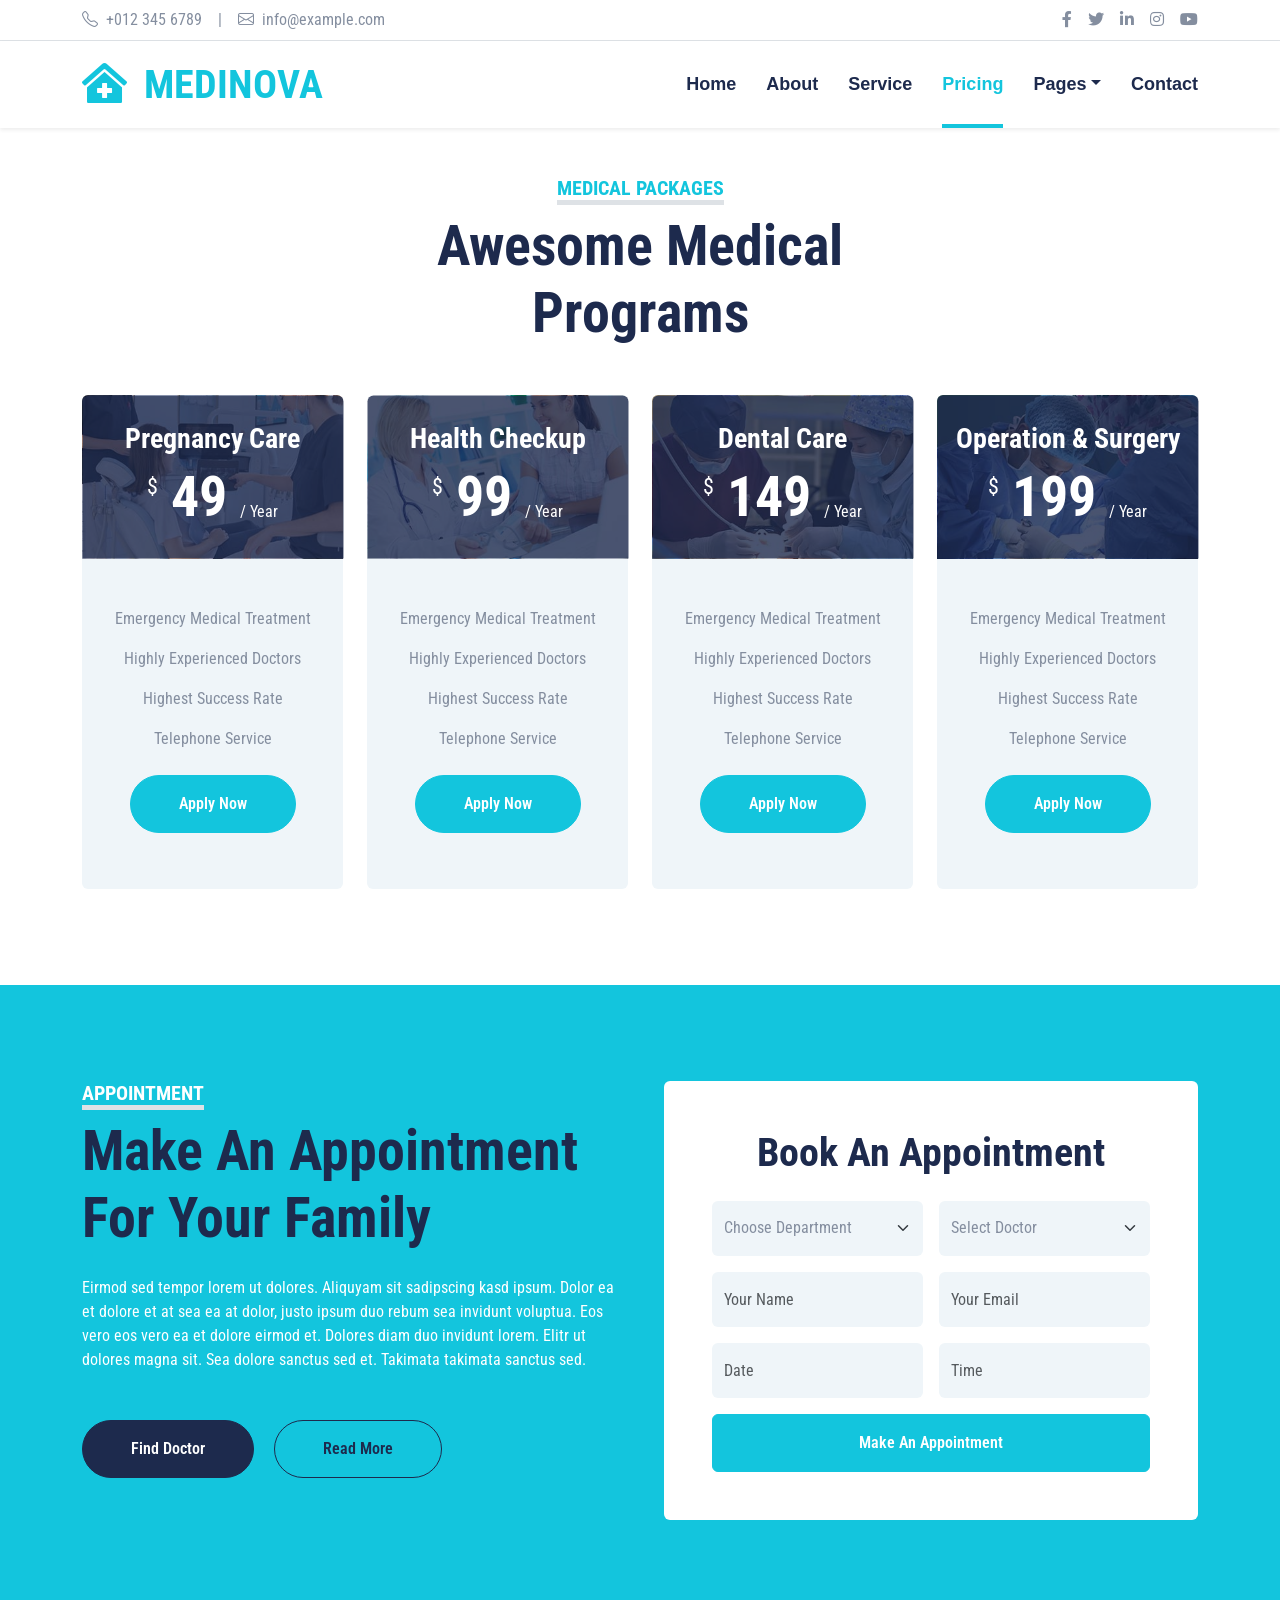
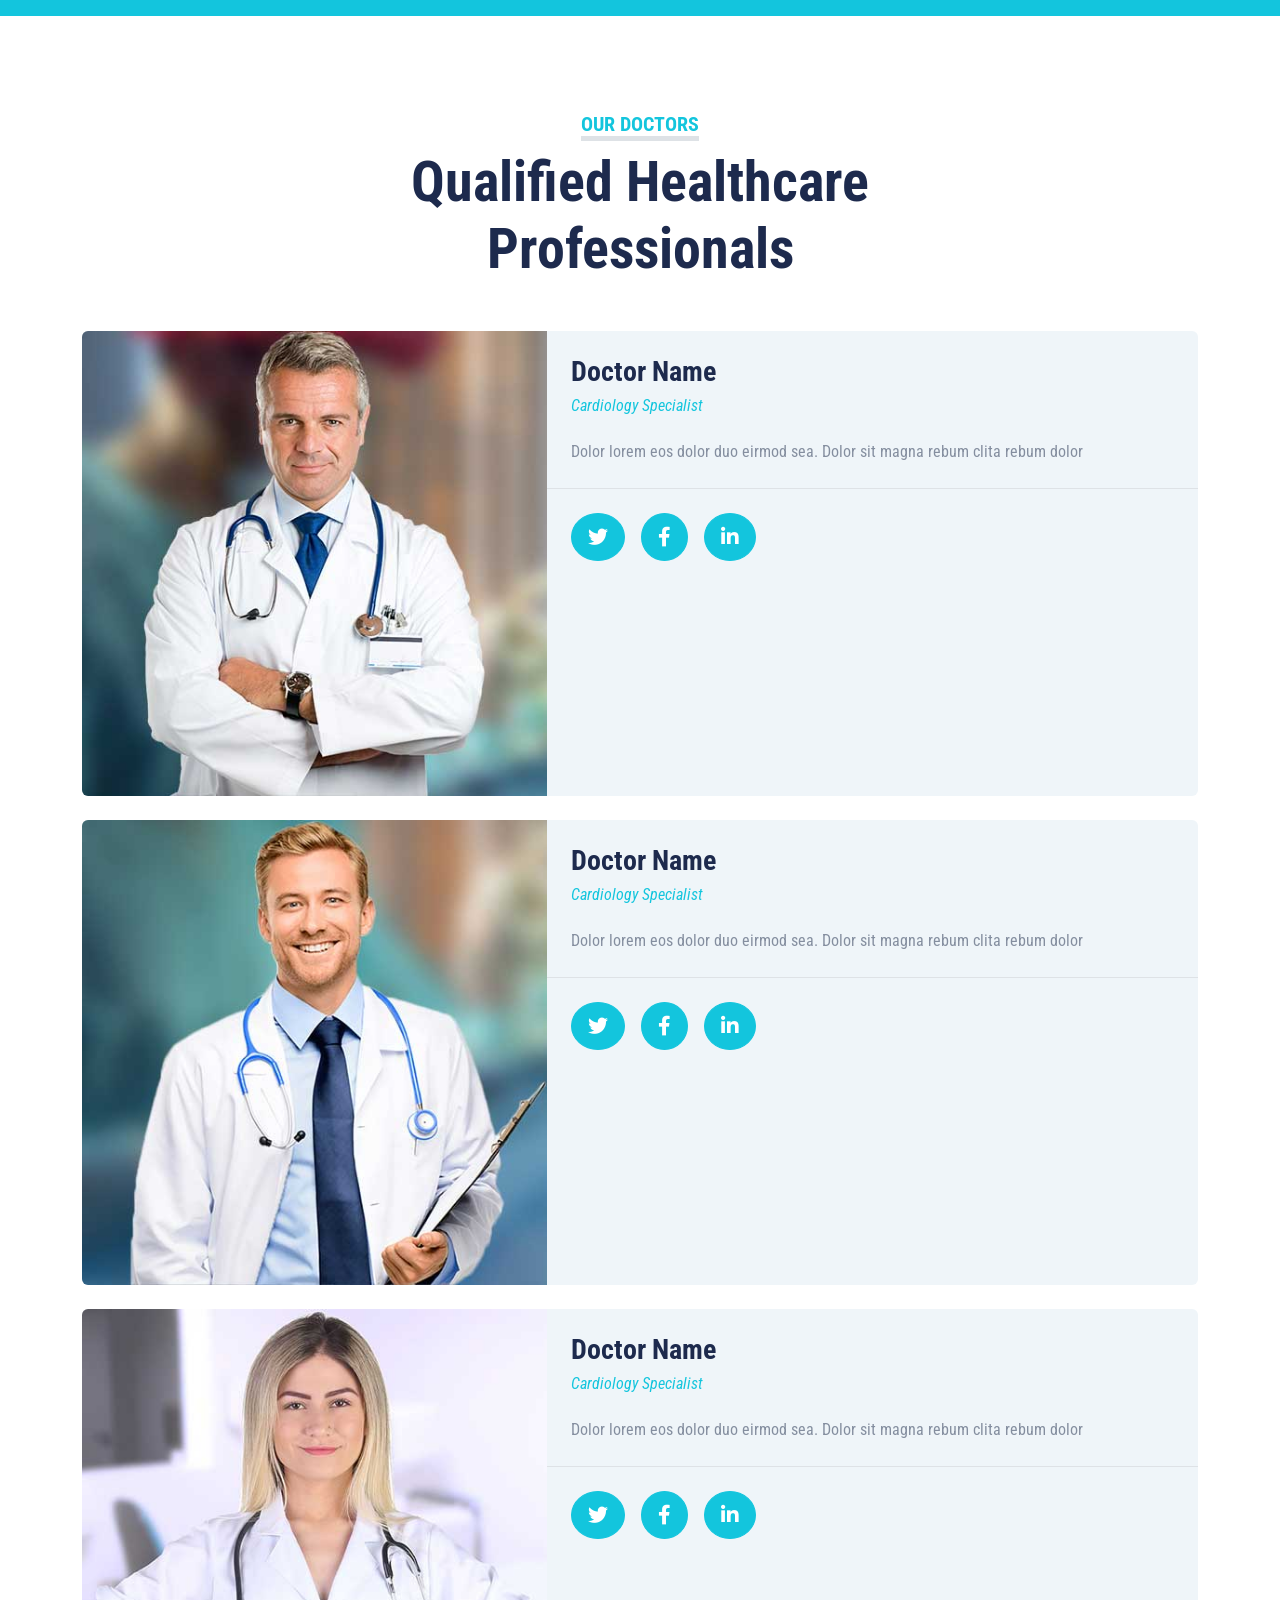
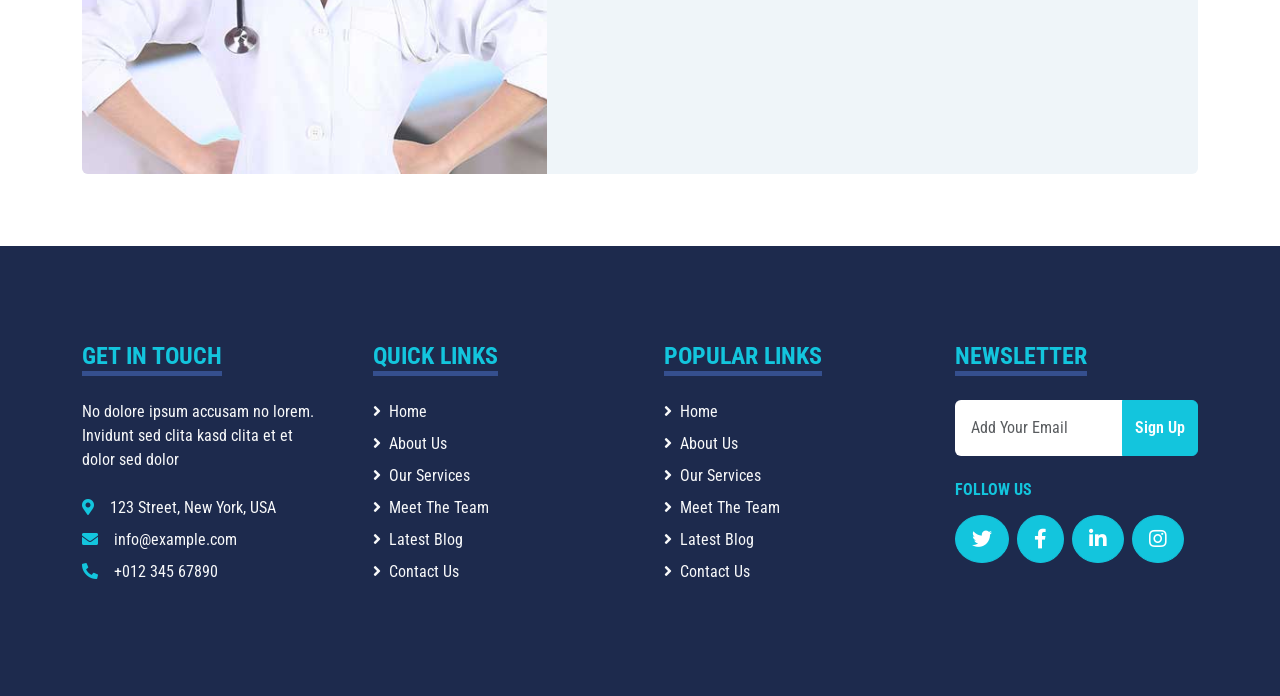
<file: price.html>
<!DOCTYPE html>
<html lang="en">
<head>
    <meta charset="UTF-8">
    <meta name="viewport" content="width=device-width, initial-scale=1.0">
    <title>Medinova</title>

    <!-- Google Fonts -->
    <link rel="preconnect" href="https://fonts.googleapis.com">
    <link rel="preconnect" href="https://fonts.gstatic.com" crossorigin>
    <link href="https://fonts.googleapis.com/css2?family=Open+Sans:ital,wght@0,300..800;1,300..800&family=Roboto+Condensed:ital,wght@0,100..900;1,100..900&display=swap" rel="stylesheet">

      <!-- Icon Font -->
    <link href="https://cdnjs.cloudflare.com/ajax/libs/font-awesome/5.15.0/css/all.min.css" rel="stylesheet">
    <link href="https://cdn.jsdelivr.net/npm/bootstrap-icons@1.4.1/font/bootstrap-icons.css" rel="stylesheet">

     <!-- Bootstrap -->
  <link href="https://cdn.jsdelivr.net/npm/bootstrap@5.3.8/dist/css/bootstrap.min.css" rel="stylesheet" integrity="sha384-sRIl4kxILFvY47J16cr9ZwB07vP4J8+LH7qKQnuqkuIAvNWLzeN8tE5YBujZqJLB" crossorigin="anonymous">
  <script src="https://cdn.jsdelivr.net/npm/bootstrap@5.3.8/dist/js/bootstrap.bundle.min.js" integrity="sha384-FKyoEForCGlyvwx9Hj09JcYn3nv7wiPVlz7YYwJrWVcXK/BmnVDxM+D2scQbITxI" crossorigin="anonymous"></script>

    <link rel="stylesheet" href="./aseets/css/main.css">
</head>
<body>
             <!-- bar -->
<div class="container-fluid py-2 border-bottom d-none d-lg-block">
  <div class="container">
    <div class="row">

     <div class="col-md-6 text-center text-lg-start mb-2 mb-lg-0">
         <div class="d-inline-flex align-items-center">
        <a class="text-decoration-none text-body pe-3" href="#"><i class="bi bi-telephone me-2"></i>+012 345 6789</a>
               <span class="text-body">|</span>
       <a class="text-decoration-none text-body px-3" href="#"><i class="bi bi-envelope me-2"></i>info@example.com</a>
       </div>
      </div>

      <div class="col-md-6 text-center text-lg-end">
      <div class="d-inline-flex align-items-center">
   <a class="text-body px-2" href="#"><i class="fab fa-facebook-f"></i> </a>
   <a class="text-body px-2" href="#"><i class="fab fa-twitter"></i> </a>
   <a class="text-body px-2" href="#"><i class="fab fa-linkedin-in"></i> </a>
   <a class="text-body px-2" href="#"><i class="fab fa-instagram"></i> </a>
   <a class="text-body ps-2" href="#"><i class="fab fa-youtube"></i> </a>
      </div>
    </div>
    </div>
  </div>
</div>

     <!-- Navbar -->
   <div class="container-fluid sticky-top bg-white shadow-sm">
        <div class="container">
              <!-- Medinova -->
            <nav class="navbar navbar-expand-lg bg-white navbar-light py-3 py-lg-0">
                <a href="index.html" class="navbar-brand">
                    <h1 class="m-0 text-uppercase text-primary fw-bold"><i class="fa fa-clinic-medical me-2"></i> Medinova</h1>
                </a>
                <button class="navbar-toggler" type="button" data-bs-toggle="collapse" data-bs-target="#navbarCollapse">
                    <span class="navbar-toggler-icon"></span>
                </button>

                <div class="collapse navbar-collapse" id="navbarCollapse">
                    <div class="navbar-nav ms-auto py-0">
                        <a href="index.html" class="nav-item nav-link ">Home</a>
                        <a href="about.html" class="nav-item nav-link">About</a>
                        <a href="service.html" class="nav-item nav-link">Service</a>
                        <a href="price.html" class="nav-item nav-link active">Pricing</a>
                        <div class="nav-item dropdown">
                            <a href="#" class="nav-link dropdown-toggle" data-bs-toggle="dropdown">Pages</a>
                            <div class="dropdown-menu m-0">
                                <a href="blog.html" class="dropdown-item">Blog Grid</a>
                                <a href="detail.html" class="dropdown-item">Blog Detail</a>
                                <a href="team.html" class="dropdown-item">The Team</a>
                                <a href="testimonial.html" class="dropdown-item">Testimonial</a>
                                <a href="appointment.html" class="dropdown-item">Appointment</a>
                                <a href="search.html" class="dropdown-item">Search</a>
                            </div>
                        </div>
                        <a href="contact.html" class="nav-item nav-link">Contact</a>
                    </div>
                </div>
            </nav>
        </div>
    </div>
    
    <!-- Medical Packages -->
   <div class="container-fluid py-5">
    <div class="container">
        <div class="section-header text-center mx-auto mb-5">
            <h5 class="d-inline-block text-primary text-uppercase border-bottom border-5">Medical Packages</h5>
            <h1 class="display-4">Awesome Medical Programs</h1>
        </div>
        <div class="row g-4">
            <!-- Card 1 -->
            <div class="col-lg-3 col-md-6">
                <div class="bg-light rounded text-center">
                    <div class="position-relative">
                        <img class="img-fluid rounded-top" src="./aseets/img/price-1.jpg" alt="Pregnancy Care">
                        <div class="price-overlay position-absolute w-100 h-100 top-50 start-50 translate-middle rounded-top d-flex flex-column align-items-center justify-content-center">
                            <h3 class="text-white">Pregnancy Care</h3>
                            <h1 class="display-4 text-white mb-0">
                                <span class="price-currency align-top fw-normal">$</span>
                                49
                                <span class="price-period align-bottom fw-normal">/ Year</span>
                            </h1>
                        </div>
                    </div>
                    <div class="text-center py-5">
                        <p>Emergency Medical Treatment</p>
                        <p>Highly Experienced Doctors</p>
                        <p>Highest Success Rate</p>
                        <p>Telephone Service</p>
                        <a href="#" class="btn btn-primary rounded-pill py-3 px-5 my-2">Apply Now</a>
                    </div>
                </div>
            </div>

            <!-- Card 2 -->
            <div class="col-lg-3 col-md-6">
                <div class="bg-light rounded text-center">
                    <div class="position-relative">
                        <img class="img-fluid rounded-top" src="./aseets/img/price-2.jpg" alt="Health Checkup">
                        <div class="price-overlay position-absolute w-100 h-100 top-50 start-50 translate-middle rounded-top d-flex flex-column align-items-center justify-content-center">
                            <h3 class="text-white">Health Checkup</h3>
                            <h1 class="display-4 text-white mb-0">
                                <span class="price-currency align-top fw-normal">$</span>
                                99
                                <span class="price-period align-bottom fw-normal">/ Year</span>
                            </h1>
                        </div>
                    </div>
                    <div class="text-center py-5">
                        <p>Emergency Medical Treatment</p>
                        <p>Highly Experienced Doctors</p>
                        <p>Highest Success Rate</p>
                        <p>Telephone Service</p>
                        <a href="#" class="btn btn-primary rounded-pill py-3 px-5 my-2">Apply Now</a>
                    </div>
                </div>
            </div>

            <!-- Card 3 -->
            <div class="col-lg-3 col-md-6">
                <div class="bg-light rounded text-center">
                    <div class="position-relative">
                        <img class="img-fluid rounded-top" src="./aseets/img/price-3.jpg" alt="Dental Care">
                        <div class="price-overlay position-absolute w-100 h-100 top-50 start-50 translate-middle rounded-top d-flex flex-column align-items-center justify-content-center">
                            <h3 class="text-white">Dental Care</h3>
                            <h1 class="display-4 text-white mb-0">
                                <span class="price-currency align-top fw-normal">$</span>
                                149
                                <span class="price-period align-bottom fw-normal">/ Year</span>
                            </h1>
                        </div>
                    </div>
                    <div class="text-center py-5">
                        <p>Emergency Medical Treatment</p>
                        <p>Highly Experienced Doctors</p>
                        <p>Highest Success Rate</p>
                        <p>Telephone Service</p>
                        <a href="#" class="btn btn-primary rounded-pill py-3 px-5 my-2">Apply Now</a>
                    </div>
                </div>
            </div>

            <!-- Card 4 -->
            <div class="col-lg-3 col-md-6">
                <div class="bg-light rounded text-center">
                    <div class="position-relative">
                        <img class="img-fluid rounded-top" src="./aseets/img/price-4.jpg" alt="Operation & Surgery">
                        <div class="price-overlay position-absolute w-100 h-100 top-50 start-50 translate-middle rounded-top d-flex flex-column align-items-center justify-content-center">
                            <h3 class="text-white">Operation & Surgery</h3>
                            <h1 class="display-4 text-white mb-0">
                                <span class="price-currency align-top fw-normal">$</span>
                                199
                                <span class="price-period align-bottom fw-normal">/ Year</span>
                            </h1>
                        </div>
                    </div>
                    <div class="text-center py-5">
                        <p>Emergency Medical Treatment</p>
                        <p>Highly Experienced Doctors</p>
                        <p>Highest Success Rate</p>
                        <p>Telephone Service</p>
                        <a href="#" class="btn btn-primary rounded-pill py-3 px-5 my-2">Apply Now</a>
                    </div>
                </div>
            </div>
        </div>
    </div>
</div>
      <!-- Appointment -->
<div class="container-fluid bg-primary my-5 py-5">
  <div class="container py-5">
    <div class="row gx-5">
      <div class="col-lg-6 mb-5 mb-lg-0">
      <!--title-->
    <div class="mb-4">
        <h5 class="d-inline-block text-white text-uppercase border-bottom border-5">Appointment</h5>
        <h1 class=" fw-bold display-4">Make An Appointment For Your Family</h1>
    </div>
    <p class="text-white mb-5">Eirmod sed tempor lorem ut dolores. Aliquyam sit sadipscing kasd ipsum.
        Dolor ea et dolore et at sea ea at dolor, justo ipsum duo rebum sea invidunt voluptua. Eos vero
        eos vero ea et dolore eirmod et. Dolores diam duo invidunt lorem. Elitr ut dolores magna sit.
        Sea dolore sanctus sed et. Takimata takimata sanctus sed.</p>
    <a class="btn btn-dark rounded-pill py-3 px-5 me-3" href="#">Find Doctor</a>
    <a class="btn btn-outline-dark rounded-pill py-3 px-5" href="#">Read More</a>
      </div>
      
     <div class="col-lg-6">
    <div class="bg-white text-center rounded p-5">
     <h1 class="mb-4"> Book An Appointment</h1>

    <form>
     <div class="row g-3">

    <div class="col-12 col-sm-6">
     <select class="form-select bg-light border-0 form-input">
   <option selected>Choose Department</option>
   <option value="1">Department 1</option>
   <option value="2">Department 2</option>
   <option value="3">Department 3</option>
    </select>
    </div>

    <div class="col-12 col-sm-6">
   <select class="form-select bg-light border-0 form-input">
  <option selected>Select Doctor</option>
  <option value="1">Doctor 1</option>
  <option value="2">Doctor 2</option>
  <option value="3">Doctor 3</option>
   </select>
    </div>

  <div class="col-12 col-sm-6">
 <input type="text" class="form-control bg-light border-0 form-input" placeholder="Your Name">
 </div>

  <div class="col-12 col-sm-6">
 <input type="email" class="form-control bg-light border-0 form-input" placeholder="Your Email">
 </div>

   <div class="col-12 col-sm-6">
<div class="date" id="date" data-target-input="nearest">
<input type="text" class="form-control bg-light border-0 datetimepicker-input form-input" placeholder="Date" data-target="#date" data-toggle="datetimepicker">
</div>
</div>

<div class="col-12 col-sm-6">
<div class="time" id="time" data-target-input="nearest">
<input type="text" class="form-control bg-light border-0 datetimepicker-input form-input" placeholder="Time" data-target="#time" data-toggle="datetimepicker">
</div>
</div>

    <div class="col-12">
   <button class="btn btn-primary w-100 py-3" type="submit"> Make An Appointment </button>
   </div>

  </div>
  </form>
    </div>
     </div>
    </div>
  </div>
</div>
<!-- Our Doctors --> 
<div class="container-fluid py-5">
    <div class="container">
        <div class="text-center mx-auto mb-5 section-header">
            <h5 class="d-inline-block text-primary text-uppercase border-bottom border-5">Our Doctors</h5>
            <h1 class="display-4">Qualified Healthcare Professionals</h1>
        </div>
        <div class="team-items">
            <div class="team-item mb-4">
                <div class="row g-0 bg-light rounded overflow-hidden">
                    <div class="col-12 col-sm-5 h-100">
                        <img class="img-fluid h-100 team-img" src="./aseets/img/team-1.jpg">
                    </div>
                    <div class="col-12 col-sm-7 h-100 d-flex flex-column">
                        <div class="mt-auto p-4">
                            <h3>Doctor Name</h3>
                            <h6 class="fw-normal fst-italic text-primary mb-4">Cardiology Specialist</h6>
                            <p class="m-0">Dolor lorem eos dolor duo eirmod sea. Dolor sit magna rebum clita rebum dolor</p>
                        </div>
                        <div class="d-flex mt-auto border-top p-4">
                            <a class="btn btn-lg btn-primary btn-lg-square rounded-circle me-3" href="#"><i class="fab fa-twitter"></i></a>
                            <a class="btn btn-lg btn-primary btn-lg-square rounded-circle me-3" href="#"><i class="fab fa-facebook-f"></i></a>
                            <a class="btn btn-lg btn-primary btn-lg-square rounded-circle" href="#"><i class="fab fa-linkedin-in"></i></a>
                        </div>
                    </div>
                </div>
            </div>

            <div class="team-item mb-4">
                <div class="row g-0 bg-light rounded overflow-hidden">
                    <div class="col-12 col-sm-5 h-100">
                        <img class="img-fluid h-100 team-img" src="./aseets/img/team-2.jpg">
                    </div>
                    <div class="col-12 col-sm-7 h-100 d-flex flex-column">
                        <div class="mt-auto p-4">
                            <h3>Doctor Name</h3>
                            <h6 class="fw-normal fst-italic text-primary mb-4">Cardiology Specialist</h6>
                            <p class="m-0">Dolor lorem eos dolor duo eirmod sea. Dolor sit magna rebum clita rebum dolor</p>
                        </div>
                        <div class="d-flex mt-auto border-top p-4">
                            <a class="btn btn-lg btn-primary btn-lg-square rounded-circle me-3" href="#"><i class="fab fa-twitter"></i></a>
                            <a class="btn btn-lg btn-primary btn-lg-square rounded-circle me-3" href="#"><i class="fab fa-facebook-f"></i></a>
                            <a class="btn btn-lg btn-primary btn-lg-square rounded-circle" href="#"><i class="fab fa-linkedin-in"></i></a>
                        </div>
                    </div>
                </div>
            </div>

            <div class="team-item mb-4">
                <div class="row g-0 bg-light rounded overflow-hidden">
                    <div class="col-12 col-sm-5 h-100">
                        <img class="img-fluid h-100 team-img" src="./aseets/img/team-3.jpg">
                    </div>
                    <div class="col-12 col-sm-7 h-100 d-flex flex-column">
                        <div class="mt-auto p-4">
                            <h3>Doctor Name</h3>
                            <h6 class="fw-normal fst-italic text-primary mb-4">Cardiology Specialist</h6>
                            <p class="m-0">Dolor lorem eos dolor duo eirmod sea. Dolor sit magna rebum clita rebum dolor</p>
                        </div>
                        <div class="d-flex mt-auto border-top p-4">
                            <a class="btn btn-lg btn-primary btn-lg-square rounded-circle me-3" href="#"><i class="fab fa-twitter"></i></a>
                            <a class="btn btn-lg btn-primary btn-lg-square rounded-circle me-3" href="#"><i class="fab fa-facebook-f"></i></a>
                            <a class="btn btn-lg btn-primary btn-lg-square rounded-circle" href="#"><i class="fab fa-linkedin-in"></i></a>
                        </div>
                    </div>
                </div>
            </div>
        </div>
    </div>
</div>
<!-- footer -->
    <div class="container-fluid bg-dark py-5">
      <div class="container py-5">
         <div class="row g-5">
          <div class="col-lg-3 col-md-6">
            <h4 class="text-uppercase text-primary border-bottom border-5 d-inline-block mb-4 border-secondary">Get In Touch</h4>
            <p class="text-light mb-4">No dolore ipsum accusam no lorem. Invidunt sed clita kasd clita et et dolor sed dolor</p>
            <p class="mb-2 text-light"><i class="fa fa-map-marker-alt text-primary me-3"></i>123 Street, New York, USA</p>
            <p class="mb-2 text-light"><i class="fa fa-envelope text-primary me-3"></i>info@example.com</p>
            <p class="text-light"><i class="fa fa-phone-alt text-primary me-3"></i>+012 345 67890</p>
            </div>

          <div class="col-lg-3 col-md-6">
            <h4 class="text-uppercase text-primary border-bottom border-5 d-inline-block mb-4 border-secondary">Quick Links</h4>
            <div class="d-flex flex-column ">
           <a class="text-light mb-2 text-decoration-none" href="#"><i class="fa fa-angle-right me-2"></i>Home</a>
           <a class="text-light mb-2 text-decoration-none" href="#"><i class="fa fa-angle-right me-2"></i>About Us</a>
           <a class="text-light mb-2 text-decoration-none" href="#"><i class="fa fa-angle-right me-2"></i>Our Services</a>
           <a class="text-light mb-2 text-decoration-none" href="#"><i class="fa fa-angle-right me-2"></i>Meet The Team</a>
           <a class="text-light mb-2 text-decoration-none" href="#"><i class="fa fa-angle-right me-2"></i>Latest Blog</a>
           <a class="text-light text-decoration-none" href="#"><i class="fa fa-angle-right me-2"></i>Contact Us</a>
            </div>
          </div>

          <div class="col-lg-3 col-md-6">
            <h4 class="text-uppercase text-primary border-bottom border-5 d-inline-block mb-4 border-secondary">Popular Links</h4>
            <div class="d-flex flex-column ">
           <a class="text-light mb-2 text-decoration-none" href="#"><i class="fa fa-angle-right me-2"></i>Home</a>
           <a class="text-light mb-2 text-decoration-none" href="#"><i class="fa fa-angle-right me-2"></i>About Us</a>
           <a class="text-light mb-2 text-decoration-none" href="#"><i class="fa fa-angle-right me-2"></i>Our Services</a>
           <a class="text-light mb-2 text-decoration-none" href="#"><i class="fa fa-angle-right me-2"></i>Meet The Team</a>
           <a class="text-light mb-2 text-decoration-none" href="#"><i class="fa fa-angle-right me-2"></i>Latest Blog</a>
           <a class="text-light text-decoration-none" href="#"><i class="fa fa-angle-right me-2"></i>Contact Us</a>
            </div>
          </div>

          <div class="col-lg-3 col-md-6">
           <h4 class="text-uppercase text-primary border-bottom border-5 d-inline-block mb-4 border-secondary">Newsletter</h4>                             
           <div class="input-group">
            <input type="email" class="form-control p-3 border-0" placeholder="Add Your Email">
            <button type="submit" class="btn btn-primary">Sign Up</button>
            </div>
            <h6 class="text-primary text-uppercase mt-4 mb-3">Follow Us</h6>
              <div class="d-flex">
                <a class="btn btn-lg btn-primary btn-lg-square rounded-circle me-2" href="#"><i class="fab fa-twitter"></i></a>
                <a class="btn btn-lg btn-primary btn-lg-square rounded-circle me-2" href="#"><i class="fab fa-facebook-f"></i></a>
                <a class="btn btn-lg btn-primary btn-lg-square rounded-circle me-2" href="#"><i class="fab fa-linkedin-in"></i></a>
                <a class="btn btn-lg btn-primary btn-lg-square rounded-circle" href="#"><i class="fab fa-instagram"></i></a>
              </div>
            </div>
         </div>
      </div>
    </div>

</body>
</html>
</file>
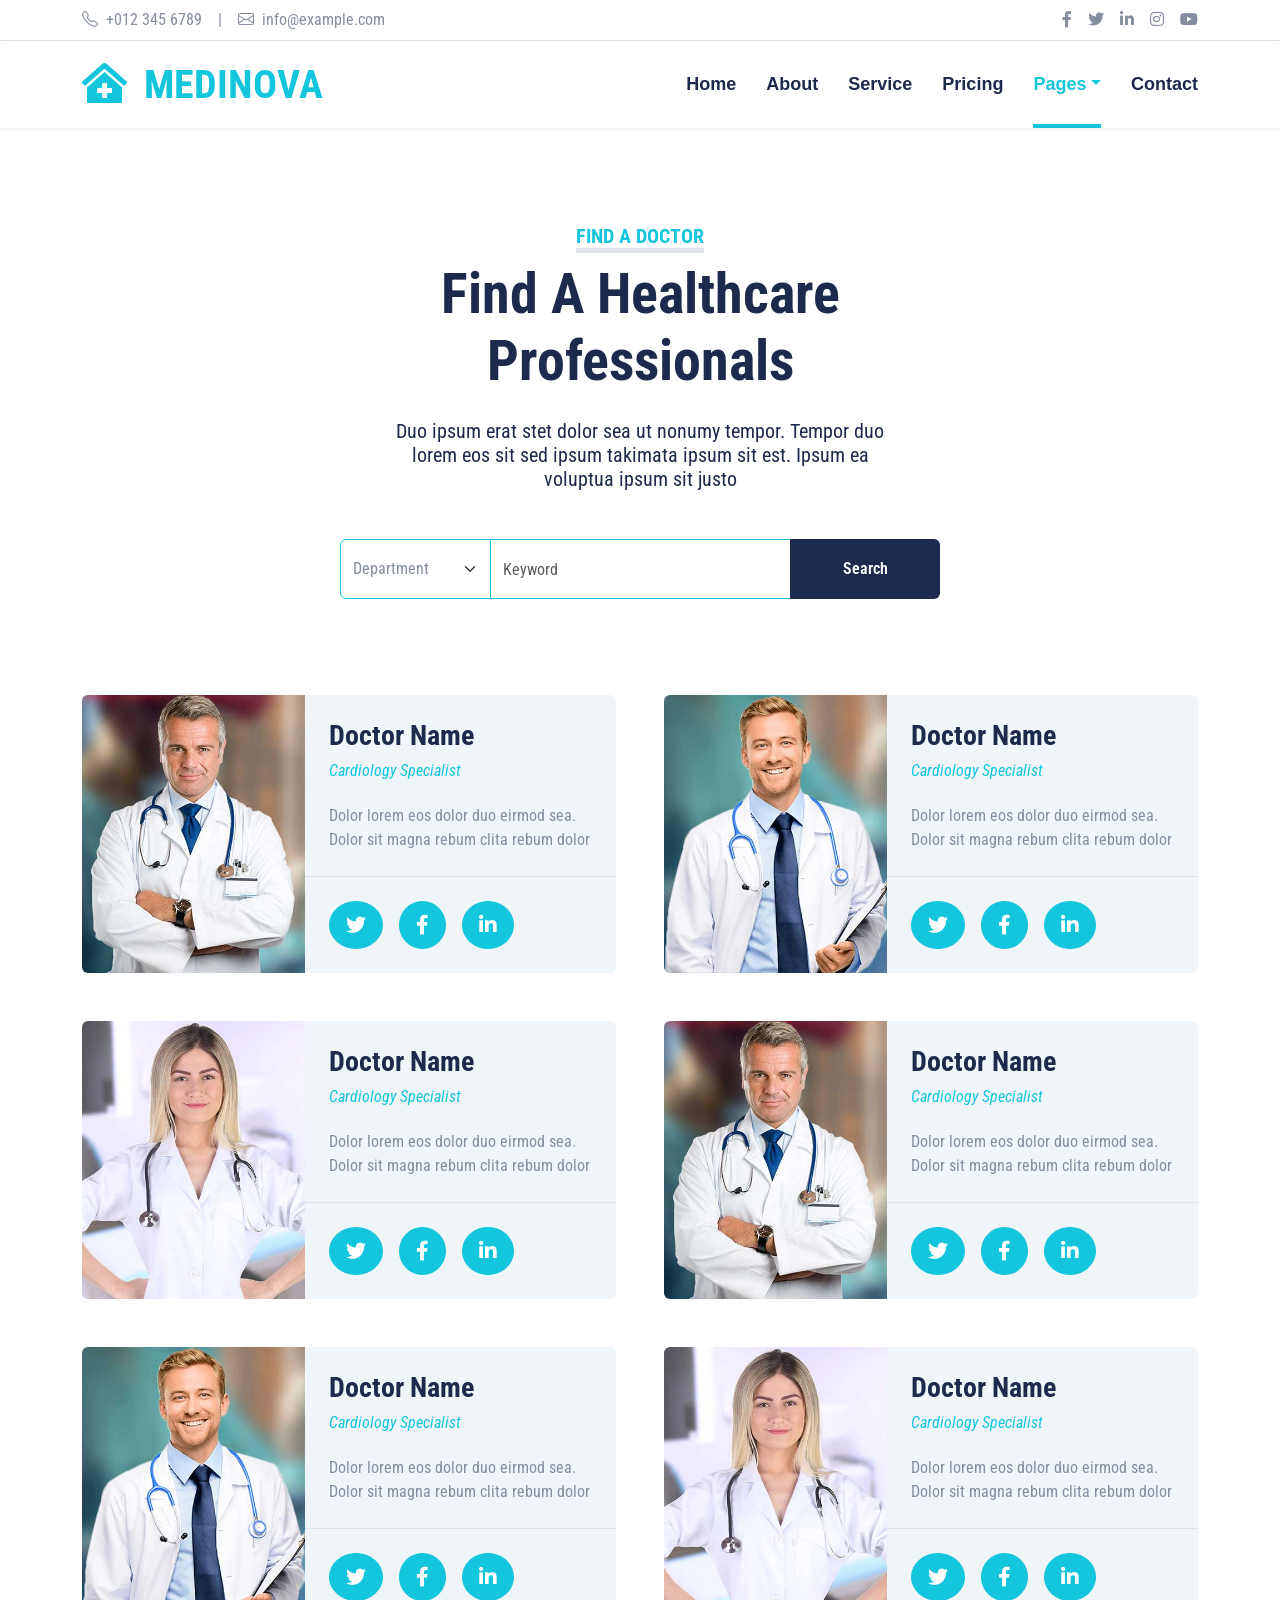
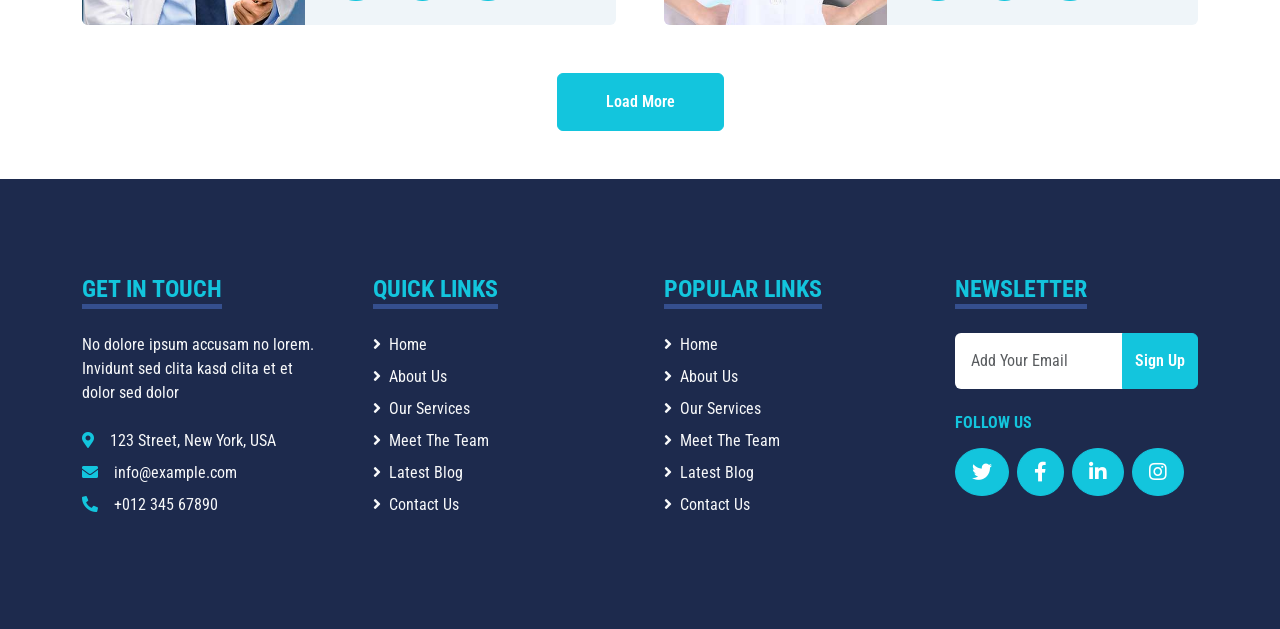
<file: search.html>
<!DOCTYPE html>
<html lang="en">
<head>
    <meta charset="UTF-8">
    <meta name="viewport" content="width=device-width, initial-scale=1.0">
    <title>Medinova</title>

    <!-- Google Fonts -->
    <link rel="preconnect" href="https://fonts.googleapis.com">
    <link rel="preconnect" href="https://fonts.gstatic.com" crossorigin>
    <link href="https://fonts.googleapis.com/css2?family=Open+Sans:ital,wght@0,300..800;1,300..800&family=Roboto+Condensed:ital,wght@0,100..900;1,100..900&display=swap" rel="stylesheet">

      <!-- Icon Font -->
    <link href="https://cdnjs.cloudflare.com/ajax/libs/font-awesome/5.15.0/css/all.min.css" rel="stylesheet">
    <link href="https://cdn.jsdelivr.net/npm/bootstrap-icons@1.4.1/font/bootstrap-icons.css" rel="stylesheet">

     <!-- Bootstrap -->
  <link href="https://cdn.jsdelivr.net/npm/bootstrap@5.3.8/dist/css/bootstrap.min.css" rel="stylesheet" integrity="sha384-sRIl4kxILFvY47J16cr9ZwB07vP4J8+LH7qKQnuqkuIAvNWLzeN8tE5YBujZqJLB" crossorigin="anonymous">
  <script src="https://cdn.jsdelivr.net/npm/bootstrap@5.3.8/dist/js/bootstrap.bundle.min.js" integrity="sha384-FKyoEForCGlyvwx9Hj09JcYn3nv7wiPVlz7YYwJrWVcXK/BmnVDxM+D2scQbITxI" crossorigin="anonymous"></script>

    <link rel="stylesheet" href="./aseets/css/main.css">
</head>
<body>
             <!-- bar -->
<div class="container-fluid py-2 border-bottom d-none d-lg-block">
  <div class="container">
    <div class="row">

     <div class="col-md-6 text-center text-lg-start mb-2 mb-lg-0">
         <div class="d-inline-flex align-items-center">
        <a class="text-decoration-none text-body pe-3" href="#"><i class="bi bi-telephone me-2"></i>+012 345 6789</a>
               <span class="text-body">|</span>
       <a class="text-decoration-none text-body px-3" href="#"><i class="bi bi-envelope me-2"></i>info@example.com</a>
       </div>
      </div>

      <div class="col-md-6 text-center text-lg-end">
      <div class="d-inline-flex align-items-center">
   <a class="text-body px-2" href="#"><i class="fab fa-facebook-f"></i> </a>
   <a class="text-body px-2" href="#"><i class="fab fa-twitter"></i> </a>
   <a class="text-body px-2" href="#"><i class="fab fa-linkedin-in"></i> </a>
   <a class="text-body px-2" href="#"><i class="fab fa-instagram"></i> </a>
   <a class="text-body ps-2" href="#"><i class="fab fa-youtube"></i> </a>
      </div>
    </div>
    </div>
  </div>
</div>

     <!-- Navbar -->
   <div class="container-fluid sticky-top bg-white shadow-sm">
        <div class="container">
              <!-- Medinova -->
            <nav class="navbar navbar-expand-lg bg-white navbar-light py-3 py-lg-0">
                <a href="index.html" class="navbar-brand">
                    <h1 class="m-0 text-uppercase text-primary fw-bold"><i class="fa fa-clinic-medical me-2"></i> Medinova</h1>
                </a>
                <button class="navbar-toggler" type="button" data-bs-toggle="collapse" data-bs-target="#navbarCollapse">
                    <span class="navbar-toggler-icon"></span>
                </button>

                <div class="collapse navbar-collapse" id="navbarCollapse">
                    <div class="navbar-nav ms-auto py-0">
                        <a href="index.html" class="nav-item nav-link ">Home</a>
                        <a href="about.html" class="nav-item nav-link">About</a>
                        <a href="service.html" class="nav-item nav-link">Service</a>
                        <a href="price.html" class="nav-item nav-link">Pricing</a>
                        <div class="nav-item dropdown">
                            <a href="#" class="nav-link dropdown-toggle active" data-bs-toggle="dropdown">Pages</a>
                            <div class="dropdown-menu m-0">
                                <a href="blog.html" class="dropdown-item">Blog Grid</a>
                                <a href="detail.html" class="dropdown-item">Blog Detail</a>
                                <a href="team.html" class="dropdown-item">The Team</a>
                                <a href="testimonial.html" class="dropdown-item">Testimonial</a>
                                <a href="appointment.html" class="dropdown-item">Appointment</a>
                                <a href="search.html" class="dropdown-item">Search</a>
                            </div>
                        </div>
                        <a href="contact.html" class="nav-item nav-link">Contact</a>
                    </div>
                </div>
            </nav>
        </div>
    </div>

    <!-- search -->
<div class="container-fluid pt-5">
    <div class="container py-5">
        <div class="text-center mx-auto mb-5 doctor-title">
            <h5 class="d-inline-block text-primary text-uppercase border-bottom border-5 "> Find A Doctor </h5>
            <h1 class="display-4 mb-4 fw-bold"> Find A Healthcare Professionals </h1>
            <h5 class=" fw-normal">
                Duo ipsum erat stet dolor sea ut nonumy tempor. Tempor duo lorem eos
                sit sed ipsum takimata ipsum sit est. Ipsum ea voluptua ipsum sit justo
            </h5>
        </div>

        <div class="mx-auto doctor-search">
            <div class="input-group">
                <select class="form-select border-primary w-25 search-field">
                    <option selected>Department</option>
                    <option value="1">Department 1</option>
                    <option value="2">Department 2</option>
                    <option value="3">Department 3</option>
                </select>
                <input type="text" class="form-control border-primary w-50 search-field" placeholder="Keyword">
                <button class="btn btn-dark border-0 w-25 search-field"> Search </button>
            </div>
        </div>
    </div>
</div>

<!-- Our Doctors --> 
<div class="container-fluid py-5">
    <div class="container">
        <div class="row g-5">
            <div class="col-lg-6 doctor-card">
                <div class="row g-0 bg-light rounded overflow-hidden">
                    <div class="col-12 col-sm-5">
                        <img class="img-fluid h-100 doctor-card-img" src="./aseets/img/team-1.jpg">
                    </div>
                    <div class="col-12 col-sm-7 h-100 d-flex flex-column">
                        <div class="mt-auto p-4">
                            <h3>Doctor Name</h3>
                            <h6 class="fw-normal fst-italic text-primary mb-4">Cardiology Specialist</h6>
                            <p class="m-0">Dolor lorem eos dolor duo eirmod sea. Dolor sit magna rebum clita rebum dolor</p>
                        </div>
                        <div class="d-flex mt-auto border-top p-4">
                            <a class="btn btn-lg btn-primary btn-lg-square rounded-circle me-3" href="#"><i class="fab fa-twitter"></i></a>
                            <a class="btn btn-lg btn-primary btn-lg-square rounded-circle me-3" href="#"><i class="fab fa-facebook-f"></i></a>
                            <a class="btn btn-lg btn-primary btn-lg-square rounded-circle" href="#"><i class="fab fa-linkedin-in"></i></a>
                        </div>
                    </div>
                </div>
            </div>

            <div class="col-lg-6 doctor-card">
                <div class="row g-0 bg-light rounded overflow-hidden">
                    <div class="col-12 col-sm-5">
                        <img class="img-fluid h-100 doctor-card-img" src="./aseets/img/team-2.jpg">
                    </div>
                    <div class="col-12 col-sm-7 h-100 d-flex flex-column">
                        <div class="mt-auto p-4">
                            <h3>Doctor Name</h3>
                            <h6 class="fw-normal fst-italic text-primary mb-4">Cardiology Specialist</h6>
                            <p class="m-0">Dolor lorem eos dolor duo eirmod sea. Dolor sit magna rebum clita rebum dolor</p>
                        </div>
                        <div class="d-flex mt-auto border-top p-4">
                            <a class="btn btn-lg btn-primary btn-lg-square rounded-circle me-3" href="#"><i class="fab fa-twitter"></i></a>
                            <a class="btn btn-lg btn-primary btn-lg-square rounded-circle me-3" href="#"><i class="fab fa-facebook-f"></i></a>
                            <a class="btn btn-lg btn-primary btn-lg-square rounded-circle" href="#"><i class="fab fa-linkedin-in"></i></a>
                        </div>
                    </div>
                </div>
            </div>

            <div class="col-lg-6 doctor-card">
                <div class="row g-0 bg-light rounded overflow-hidden">
                    <div class="col-12 col-sm-5">
                        <img class="img-fluid h-100 doctor-card-img" src="./aseets/img/team-3.jpg">
                    </div>
                    <div class="col-12 col-sm-7 h-100 d-flex flex-column">
                        <div class="mt-auto p-4">
                            <h3>Doctor Name</h3>
                            <h6 class="fw-normal fst-italic text-primary mb-4">Cardiology Specialist</h6>
                            <p class="m-0">Dolor lorem eos dolor duo eirmod sea. Dolor sit magna rebum clita rebum dolor</p>
                        </div>
                        <div class="d-flex mt-auto border-top p-4">
                            <a class="btn btn-lg btn-primary btn-lg-square rounded-circle me-3" href="#"><i class="fab fa-twitter"></i></a>
                            <a class="btn btn-lg btn-primary btn-lg-square rounded-circle me-3" href="#"><i class="fab fa-facebook-f"></i></a>
                            <a class="btn btn-lg btn-primary btn-lg-square rounded-circle" href="#"><i class="fab fa-linkedin-in"></i></a>
                        </div>
                    </div>
                </div>
            </div>

            <div class="col-lg-6 doctor-card">
                <div class="row g-0 bg-light rounded overflow-hidden">
                    <div class="col-12 col-sm-5">
                        <img class="img-fluid h-100 doctor-card-img" src="./aseets/img/team-1.jpg">
                    </div>
                    <div class="col-12 col-sm-7 h-100 d-flex flex-column">
                        <div class="mt-auto p-4">
                            <h3>Doctor Name</h3>
                            <h6 class="fw-normal fst-italic text-primary mb-4">Cardiology Specialist</h6>
                            <p class="m-0">Dolor lorem eos dolor duo eirmod sea. Dolor sit magna rebum clita rebum dolor</p>
                        </div>
                        <div class="d-flex mt-auto border-top p-4">
                            <a class="btn btn-lg btn-primary btn-lg-square rounded-circle me-3" href="#"><i class="fab fa-twitter"></i></a>
                            <a class="btn btn-lg btn-primary btn-lg-square rounded-circle me-3" href="#"><i class="fab fa-facebook-f"></i></a>
                            <a class="btn btn-lg btn-primary btn-lg-square rounded-circle" href="#"><i class="fab fa-linkedin-in"></i></a>
                        </div>
                    </div>
                </div>
            </div>

            <div class="col-lg-6 doctor-card">
                <div class="row g-0 bg-light rounded overflow-hidden">
                    <div class="col-12 col-sm-5">
                        <img class="img-fluid h-100 doctor-card-img" src="./aseets/img/team-2.jpg">
                    </div>
                    <div class="col-12 col-sm-7 h-100 d-flex flex-column">
                        <div class="mt-auto p-4">
                            <h3>Doctor Name</h3>
                            <h6 class="fw-normal fst-italic text-primary mb-4">Cardiology Specialist</h6>
                            <p class="m-0">Dolor lorem eos dolor duo eirmod sea. Dolor sit magna rebum clita rebum dolor</p>
                        </div>
                        <div class="d-flex mt-auto border-top p-4">
                            <a class="btn btn-lg btn-primary btn-lg-square rounded-circle me-3" href="#"><i class="fab fa-twitter"></i></a>
                            <a class="btn btn-lg btn-primary btn-lg-square rounded-circle me-3" href="#"><i class="fab fa-facebook-f"></i></a>
                            <a class="btn btn-lg btn-primary btn-lg-square rounded-circle" href="#"><i class="fab fa-linkedin-in"></i></a>
                        </div>
                    </div>
                </div>
            </div>

            <div class="col-lg-6 doctor-card">
                <div class="row g-0 bg-light rounded overflow-hidden">
                    <div class="col-12 col-sm-5">
                        <img class="img-fluid h-100 doctor-card-img" src="./aseets/img/team-3.jpg">
                    </div>
                    <div class="col-12 col-sm-7 h-100 d-flex flex-column">
                        <div class="mt-auto p-4">
                            <h3>Doctor Name</h3>
                            <h6 class="fw-normal fst-italic text-primary mb-4">Cardiology Specialist</h6>
                            <p class="m-0">Dolor lorem eos dolor duo eirmod sea. Dolor sit magna rebum clita rebum dolor</p>
                        </div>
                        <div class="d-flex mt-auto border-top p-4">
                            <a class="btn btn-lg btn-primary btn-lg-square rounded-circle me-3" href="#"><i class="fab fa-twitter"></i></a>
                            <a class="btn btn-lg btn-primary btn-lg-square rounded-circle me-3" href="#"><i class="fab fa-facebook-f"></i></a>
                            <a class="btn btn-lg btn-primary btn-lg-square rounded-circle" href="#"><i class="fab fa-linkedin-in"></i></a>
                        </div>
                    </div>
                </div>
            </div>

            <div class="col-12 text-center">
                <button class="btn btn-primary py-3 px-5">Load More</button>
            </div>

        </div>
    </div>
</div>

<!-- footer -->
    <div class="container-fluid bg-dark py-5">
      <div class="container py-5">
         <div class="row g-5">
          <div class="col-lg-3 col-md-6">
            <h4 class="text-uppercase text-primary border-bottom border-5 d-inline-block mb-4 border-secondary">Get In Touch</h4>
            <p class="text-light mb-4">No dolore ipsum accusam no lorem. Invidunt sed clita kasd clita et et dolor sed dolor</p>
            <p class="mb-2 text-light"><i class="fa fa-map-marker-alt text-primary me-3"></i>123 Street, New York, USA</p>
            <p class="mb-2 text-light"><i class="fa fa-envelope text-primary me-3"></i>info@example.com</p>
            <p class="text-light"><i class="fa fa-phone-alt text-primary me-3"></i>+012 345 67890</p>
            </div>

          <div class="col-lg-3 col-md-6">
            <h4 class="text-uppercase text-primary border-bottom border-5 d-inline-block mb-4 border-secondary">Quick Links</h4>
            <div class="d-flex flex-column ">
           <a class="text-light mb-2 text-decoration-none" href="#"><i class="fa fa-angle-right me-2"></i>Home</a>
           <a class="text-light mb-2 text-decoration-none" href="#"><i class="fa fa-angle-right me-2"></i>About Us</a>
           <a class="text-light mb-2 text-decoration-none" href="#"><i class="fa fa-angle-right me-2"></i>Our Services</a>
           <a class="text-light mb-2 text-decoration-none" href="#"><i class="fa fa-angle-right me-2"></i>Meet The Team</a>
           <a class="text-light mb-2 text-decoration-none" href="#"><i class="fa fa-angle-right me-2"></i>Latest Blog</a>
           <a class="text-light text-decoration-none" href="#"><i class="fa fa-angle-right me-2"></i>Contact Us</a>
            </div>
          </div>

          <div class="col-lg-3 col-md-6">
            <h4 class="text-uppercase text-primary border-bottom border-5 d-inline-block mb-4 border-secondary">Popular Links</h4>
            <div class="d-flex flex-column ">
           <a class="text-light mb-2 text-decoration-none" href="#"><i class="fa fa-angle-right me-2"></i>Home</a>
           <a class="text-light mb-2 text-decoration-none" href="#"><i class="fa fa-angle-right me-2"></i>About Us</a>
           <a class="text-light mb-2 text-decoration-none" href="#"><i class="fa fa-angle-right me-2"></i>Our Services</a>
           <a class="text-light mb-2 text-decoration-none" href="#"><i class="fa fa-angle-right me-2"></i>Meet The Team</a>
           <a class="text-light mb-2 text-decoration-none" href="#"><i class="fa fa-angle-right me-2"></i>Latest Blog</a>
           <a class="text-light text-decoration-none" href="#"><i class="fa fa-angle-right me-2"></i>Contact Us</a>
            </div>
          </div>

          <div class="col-lg-3 col-md-6">
           <h4 class="text-uppercase text-primary border-bottom border-5 d-inline-block mb-4 border-secondary">Newsletter</h4>                             
           <div class="input-group">
            <input type="email" class="form-control p-3 border-0" placeholder="Add Your Email">
            <button type="submit" class="btn btn-primary">Sign Up</button>
            </div>
            <h6 class="text-primary text-uppercase mt-4 mb-3">Follow Us</h6>
              <div class="d-flex">
                <a class="btn btn-lg btn-primary btn-lg-square rounded-circle me-2" href="#"><i class="fab fa-twitter"></i></a>
                <a class="btn btn-lg btn-primary btn-lg-square rounded-circle me-2" href="#"><i class="fab fa-facebook-f"></i></a>
                <a class="btn btn-lg btn-primary btn-lg-square rounded-circle me-2" href="#"><i class="fab fa-linkedin-in"></i></a>
                <a class="btn btn-lg btn-primary btn-lg-square rounded-circle" href="#"><i class="fab fa-instagram"></i></a>
              </div>
            </div>
         </div>
      </div>
    </div>
</body>
</html>
</file>
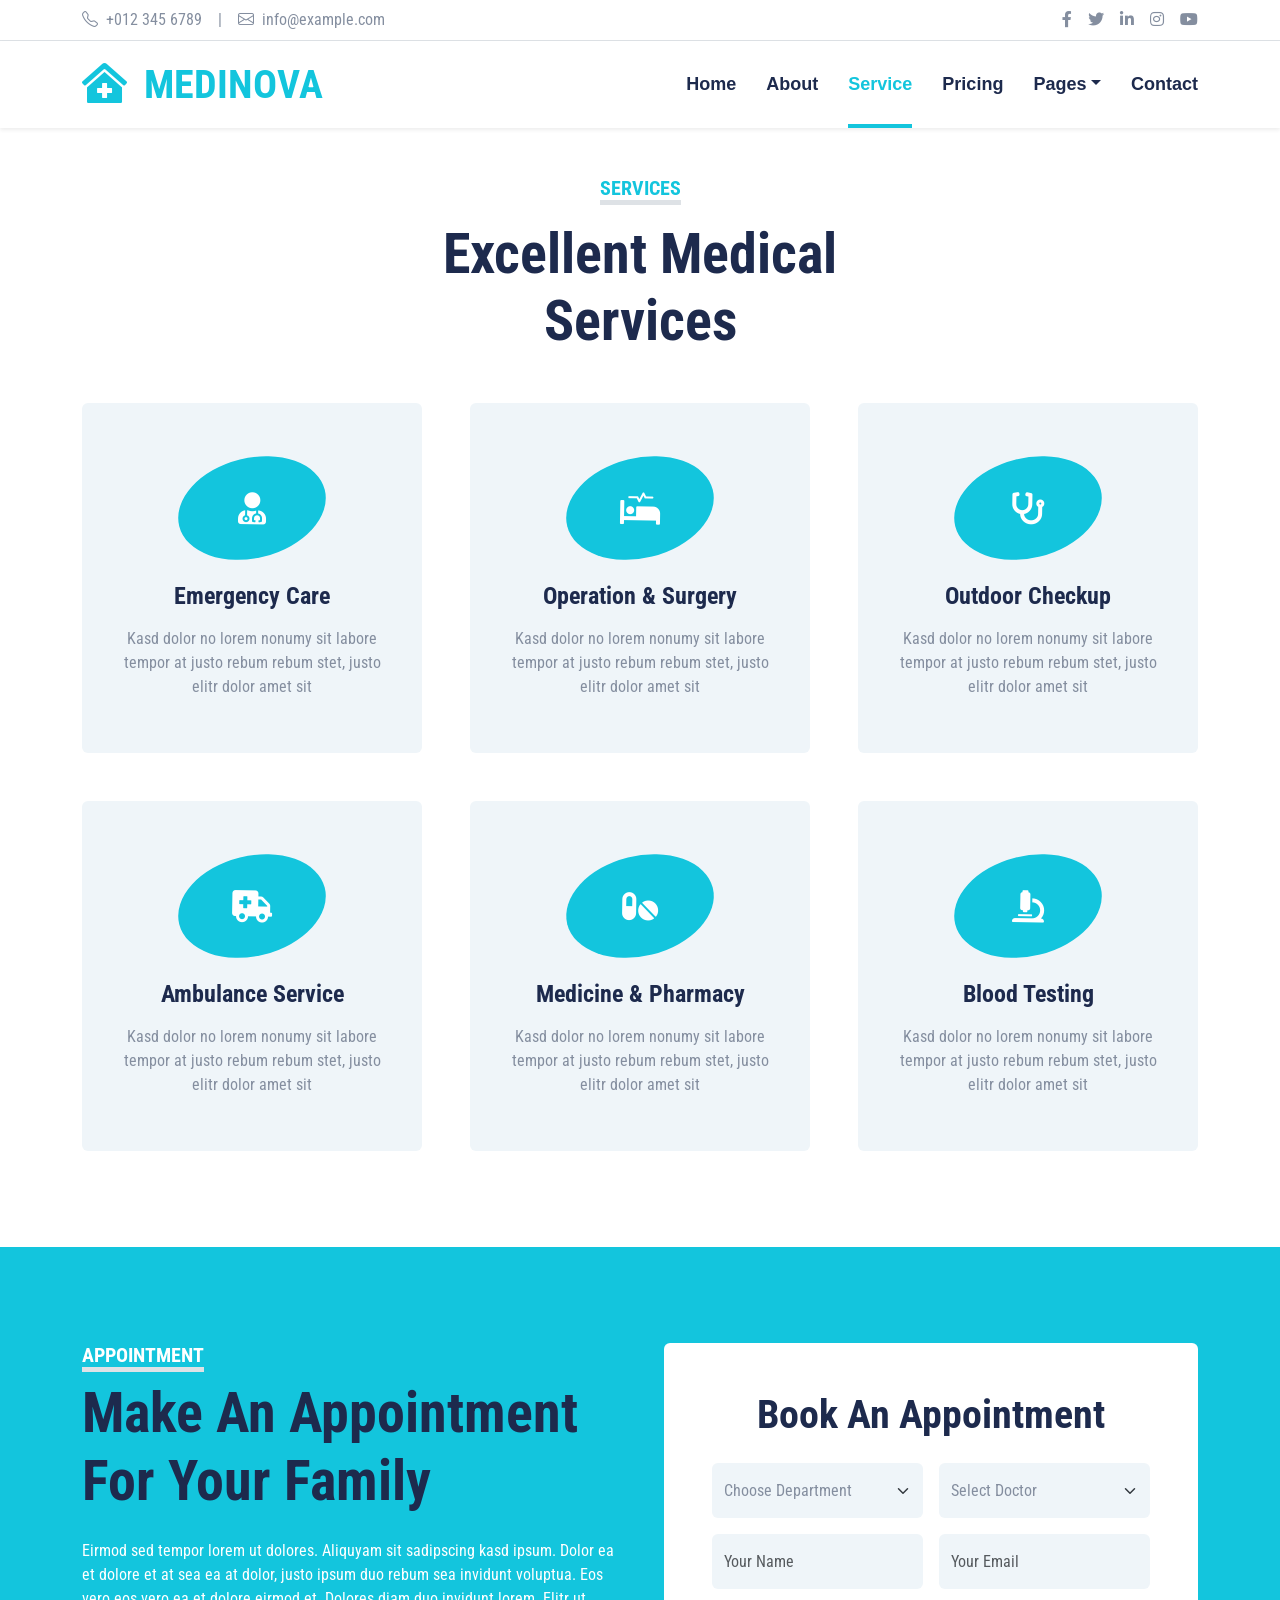
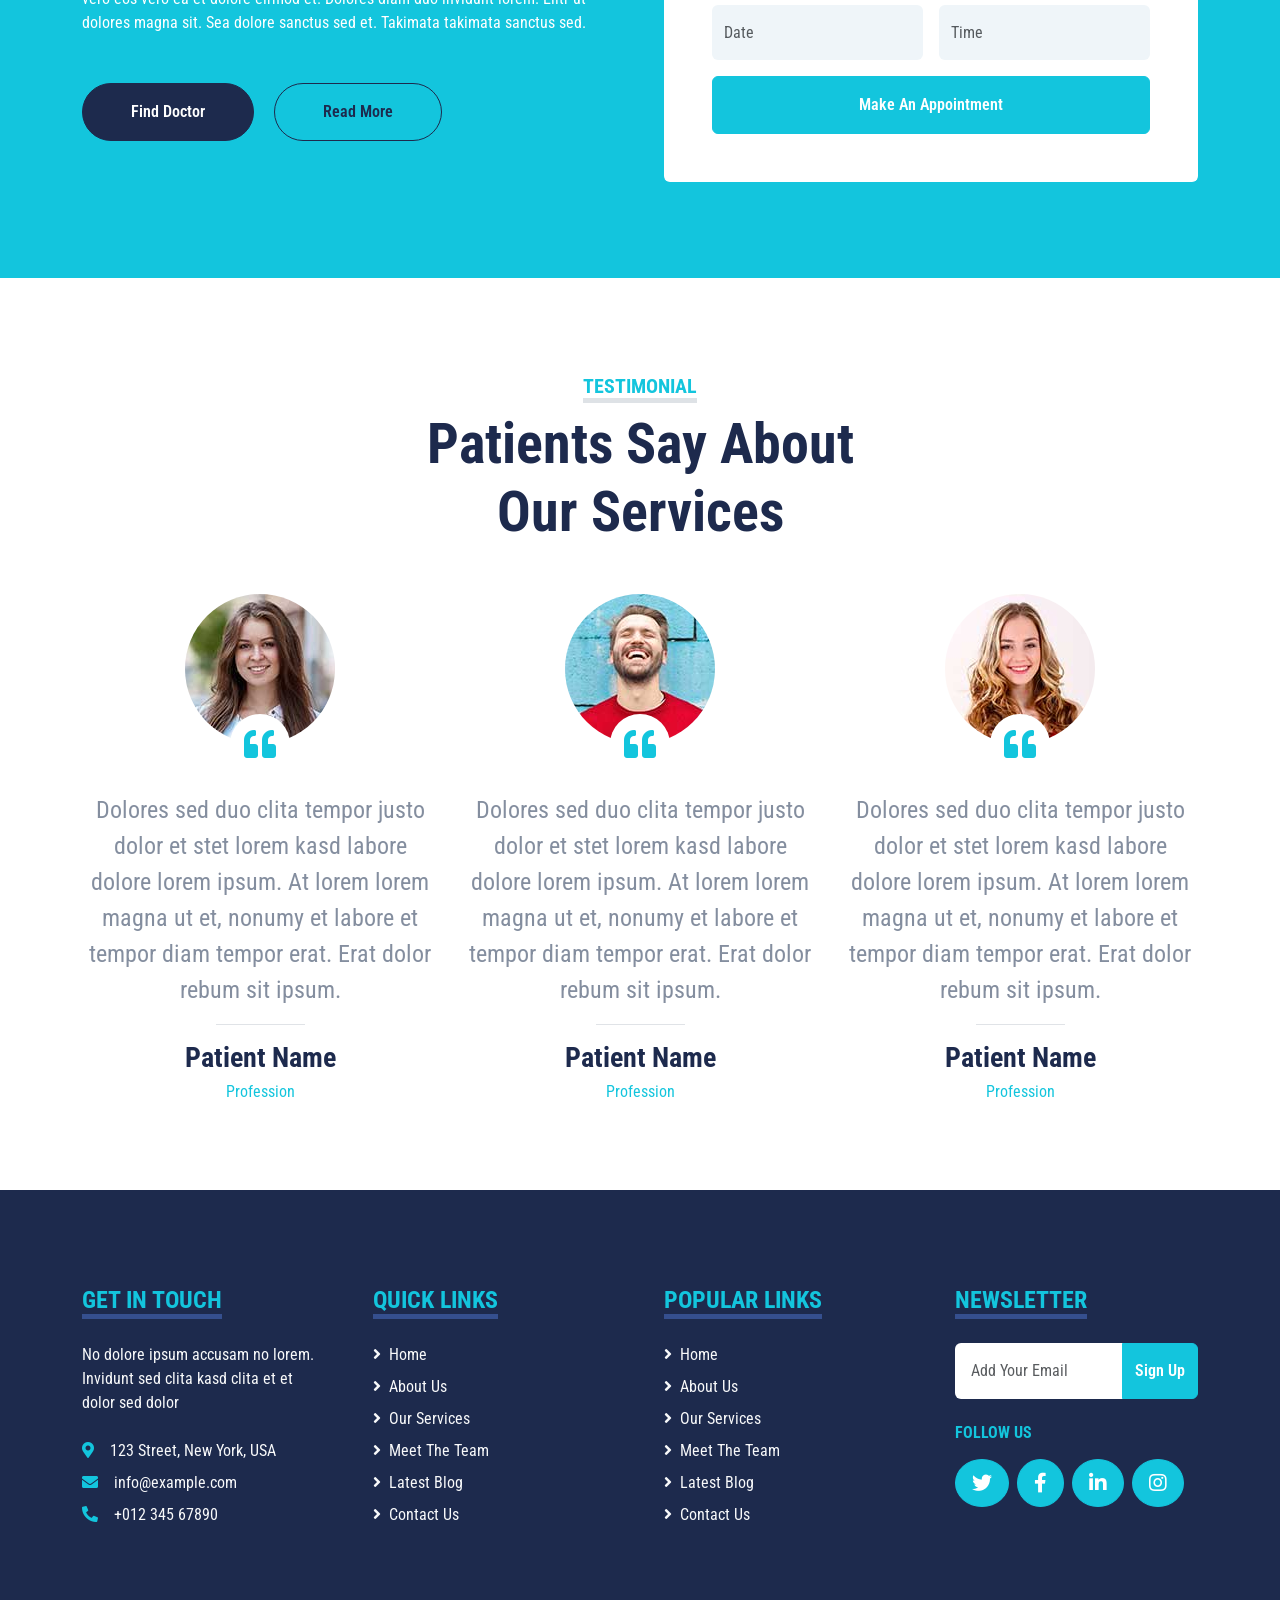
<file: service.html>
<!DOCTYPE html>
<html lang="en">
<head>
    <meta charset="UTF-8">
    <meta name="viewport" content="width=device-width, initial-scale=1.0">
    <title>Medinova</title>

    <!-- Google Fonts -->
    <link rel="preconnect" href="https://fonts.googleapis.com">
    <link rel="preconnect" href="https://fonts.gstatic.com" crossorigin>
    <link href="https://fonts.googleapis.com/css2?family=Open+Sans:ital,wght@0,300..800;1,300..800&family=Roboto+Condensed:ital,wght@0,100..900;1,100..900&display=swap" rel="stylesheet">

      <!-- Icon Font -->
    <link href="https://cdnjs.cloudflare.com/ajax/libs/font-awesome/5.15.0/css/all.min.css" rel="stylesheet">
    <link href="https://cdn.jsdelivr.net/npm/bootstrap-icons@1.4.1/font/bootstrap-icons.css" rel="stylesheet">

     <!-- Bootstrap -->
  <link href="https://cdn.jsdelivr.net/npm/bootstrap@5.3.8/dist/css/bootstrap.min.css" rel="stylesheet" integrity="sha384-sRIl4kxILFvY47J16cr9ZwB07vP4J8+LH7qKQnuqkuIAvNWLzeN8tE5YBujZqJLB" crossorigin="anonymous">
  <script src="https://cdn.jsdelivr.net/npm/bootstrap@5.3.8/dist/js/bootstrap.bundle.min.js" integrity="sha384-FKyoEForCGlyvwx9Hj09JcYn3nv7wiPVlz7YYwJrWVcXK/BmnVDxM+D2scQbITxI" crossorigin="anonymous"></script>

    <link rel="stylesheet" href="./aseets/css/main.css">
</head>
<body>
             <!-- bar -->
<div class="container-fluid py-2 border-bottom d-none d-lg-block">
  <div class="container">
    <div class="row">

     <div class="col-md-6 text-center text-lg-start mb-2 mb-lg-0">
         <div class="d-inline-flex align-items-center">
        <a class="text-decoration-none text-body pe-3" href="#"><i class="bi bi-telephone me-2"></i>+012 345 6789</a>
               <span class="text-body">|</span>
       <a class="text-decoration-none text-body px-3" href="#"><i class="bi bi-envelope me-2"></i>info@example.com</a>
       </div>
      </div>

      <div class="col-md-6 text-center text-lg-end">
      <div class="d-inline-flex align-items-center">
   <a class="text-body px-2" href="#"><i class="fab fa-facebook-f"></i> </a>
   <a class="text-body px-2" href="#"><i class="fab fa-twitter"></i> </a>
   <a class="text-body px-2" href="#"><i class="fab fa-linkedin-in"></i> </a>
   <a class="text-body px-2" href="#"><i class="fab fa-instagram"></i> </a>
   <a class="text-body ps-2" href="#"><i class="fab fa-youtube"></i> </a>
      </div>
    </div>
    </div>
  </div>
</div>

     <!-- Navbar -->
   <div class="container-fluid sticky-top bg-white shadow-sm">
        <div class="container">
              <!-- Medinova -->
            <nav class="navbar navbar-expand-lg bg-white navbar-light py-3 py-lg-0">
                <a href="index.html" class="navbar-brand">
                    <h1 class="m-0 text-uppercase text-primary fw-bold"><i class="fa fa-clinic-medical me-2"></i> Medinova</h1>
                </a>
                <button class="navbar-toggler" type="button" data-bs-toggle="collapse" data-bs-target="#navbarCollapse">
                    <span class="navbar-toggler-icon"></span>
                </button>

                <div class="collapse navbar-collapse" id="navbarCollapse">
                    <div class="navbar-nav ms-auto py-0">
                        <a href="index.html" class="nav-item nav-link ">Home</a>
                        <a href="about.html" class="nav-item nav-link">About</a>
                        <a href="service.html" class="nav-item nav-link active">Service</a>
                        <a href="price.html" class="nav-item nav-link">Pricing</a>
                        <div class="nav-item dropdown">
                            <a href="#" class="nav-link dropdown-toggle" data-bs-toggle="dropdown">Pages</a>
                            <div class="dropdown-menu m-0">
                                <a href="blog.html" class="dropdown-item">Blog Grid</a>
                                <a href="detail.html" class="dropdown-item">Blog Detail</a>
                                <a href="team.html" class="dropdown-item">The Team</a>
                                <a href="testimonial.html" class="dropdown-item">Testimonial</a>
                                <a href="appointment.html" class="dropdown-item">Appointment</a>
                                <a href="search.html" class="dropdown-item">Search</a>
                            </div>
                        </div>
                        <a href="contact.html" class="nav-item nav-link">Contact</a>
                    </div>
                </div>
            </nav>
        </div>
    </div>

        <!-- sevices -->
<div class="container-fluid py-5">
<div class="container">
  <!--title-->
  <div class="text-center service-title mx-auto mb-5">
    <h5 class="text-primary mb-3 fw-bold border-bottom d-inline-block border-5 text-uppercase">Services</h5>
    <h1 class="fw-bold display-4">Excellent Medical Services</h1>
  </div>

  <!--icons-->
<div class="row g-5">
<div class="col-lg-4 col-md-6">
  <div class="service-item bg-light rounded d-flex flex-column align-items-center justify-content-center text-center">
     <div class="service-icon mb-4">
       <i class="fa fa-2x fa-user-md text-white"></i>
      </div>
        <h4 class="mb-3">Emergency Care</h4>
        <p class="m-0">Kasd dolor no lorem nonumy sit labore tempor at justo rebum rebum stet, justo elitr dolor amet sit</p>
        <a class="btn btn-lg btn-info rounded-pill" href="#!">
         <i class="bi bi-arrow-right"></i> </a>
  </div>
  </div>

  <div class="col-lg-4 col-md-6">
   <div class="service-item bg-light rounded d-flex flex-column align-items-center justify-content-center text-center">
       <div class="service-icon mb-4">
        <i class="fa fa-2x fa-procedures text-white"></i>
        </div>
        <h4 class="mb-3">Operation & Surgery</h4>
        <p class="m-0">Kasd dolor no lorem nonumy sit labore tempor at justo rebum rebum stet, justo elitr dolor amet sit</p>
        <a class="btn btn-lg btn-info rounded-pill" href="#!">
        <i class="bi bi-arrow-right"></i></a>
    </div>
   </div>

   <div class="col-lg-4 col-md-6">
    <div class="service-item bg-light rounded d-flex flex-column align-items-center justify-content-center text-center">
      <div class="service-icon mb-4">
       <i class="fa fa-2x fa-stethoscope text-white"></i>
      </div>
        <h4 class="mb-3">Outdoor Checkup</h4>
        <p class="m-0">Kasd dolor no lorem nonumy sit labore tempor at justo rebum rebum stet, justo elitr dolor amet sit</p>
        <a class="btn btn-lg btn-info rounded-pill" href="#!">
        <i class="bi bi-arrow-right"></i></a>
      </div>
     </div>

    <div class="col-lg-4 col-md-6">
     <div class="service-item bg-light rounded d-flex flex-column align-items-center justify-content-center text-center">
      <div class="service-icon mb-4">
        <i class="fa fa-2x fa-ambulance text-white"></i>
      </div>
        <h4 class="mb-3">Ambulance Service</h4>
        <p class="m-0">Kasd dolor no lorem nonumy sit labore tempor at justo rebum rebum stet, justo elitr dolor amet sit</p>
        <a class="btn btn-lg btn-info rounded-pill" href="#!">
        <i class="bi bi-arrow-right"></i></a>
      </div>
      </div>

      <div class="col-lg-4 col-md-6">
       <div class="service-item bg-light rounded d-flex flex-column align-items-center justify-content-center text-center">
        <div class="service-icon mb-4">
        <i class="fa fa-2x fa-pills text-white"></i>
        </div>
         <h4 class="mb-3">Medicine & Pharmacy</h4>
         <p class="m-0">Kasd dolor no lorem nonumy sit labore tempor at justo rebum rebum stet, justo elitr dolor amet sit</p>
         <a class="btn btn-lg btn-info rounded-pill" href="#!">
          <i class="bi bi-arrow-right"></i></a>
       </div>
      </div>

      <div class="col-lg-4 col-md-6">
      <div class="service-item bg-light rounded d-flex flex-column align-items-center justify-content-center text-center">
       <div class="service-icon mb-4">
         <i class="fa fa-2x fa-microscope text-white"></i>
       </div>
          <h4 class="mb-3">Blood Testing</h4>
          <p class="m-0">Kasd dolor no lorem nonumy sit labore tempor at justo rebum rebum stet, justo elitr dolor amet sit</p>
          <a class="btn btn-lg btn-info rounded-pill" href="#!">
          <i class="bi bi-arrow-right"></i></a>
       </div>
      </div>
</div>
</div>
</div>

  <!-- Appointment -->
<div class="container-fluid bg-primary my-5 py-5">
  <div class="container py-5">
    <div class="row gx-5">
      <div class="col-lg-6 mb-5 mb-lg-0">
      <!--title-->
    <div class="mb-4">
        <h5 class="d-inline-block text-white text-uppercase border-bottom border-5">Appointment</h5>
        <h1 class=" fw-bold display-4">Make An Appointment For Your Family</h1>
    </div>
    <p class="text-white mb-5">Eirmod sed tempor lorem ut dolores. Aliquyam sit sadipscing kasd ipsum.
        Dolor ea et dolore et at sea ea at dolor, justo ipsum duo rebum sea invidunt voluptua. Eos vero
        eos vero ea et dolore eirmod et. Dolores diam duo invidunt lorem. Elitr ut dolores magna sit.
        Sea dolore sanctus sed et. Takimata takimata sanctus sed.</p>
    <a class="btn btn-dark rounded-pill py-3 px-5 me-3" href="#">Find Doctor</a>
    <a class="btn btn-outline-dark rounded-pill py-3 px-5" href="#">Read More</a>
      </div>
      
     <div class="col-lg-6">
    <div class="bg-white text-center rounded p-5">
     <h1 class="mb-4"> Book An Appointment</h1>

    <form>
     <div class="row g-3">

    <div class="col-12 col-sm-6">
     <select class="form-select bg-light border-0 form-input">
   <option selected>Choose Department</option>
   <option value="1">Department 1</option>
   <option value="2">Department 2</option>
   <option value="3">Department 3</option>
    </select>
    </div>

    <div class="col-12 col-sm-6">
   <select class="form-select bg-light border-0 form-input">
  <option selected>Select Doctor</option>
  <option value="1">Doctor 1</option>
  <option value="2">Doctor 2</option>
  <option value="3">Doctor 3</option>
   </select>
    </div>

  <div class="col-12 col-sm-6">
 <input type="text" class="form-control bg-light border-0 form-input" placeholder="Your Name">
 </div>

  <div class="col-12 col-sm-6">
 <input type="email" class="form-control bg-light border-0 form-input" placeholder="Your Email">
 </div>

   <div class="col-12 col-sm-6">
<div class="date" id="date" data-target-input="nearest">
<input type="text" class="form-control bg-light border-0 datetimepicker-input form-input" placeholder="Date" data-target="#date" data-toggle="datetimepicker">
</div>
</div>

<div class="col-12 col-sm-6">
<div class="time" id="time" data-target-input="nearest">
<input type="text" class="form-control bg-light border-0 datetimepicker-input form-input" placeholder="Time" data-target="#time" data-toggle="datetimepicker">
</div>
</div>

    <div class="col-12">
   <button class="btn btn-primary w-100 py-3" type="submit"> Make An Appointment </button>
   </div>

  </div>
  </form>
    </div>
     </div>
    </div>
  </div>
</div>

     <!-- Testimonial -->
    <div class="container-fluid py-5">
    <div class="container">
        <div class="text-center mx-auto mb-5 testimonial-header">
            <h5 class="d-inline-block text-primary text-uppercase border-bottom border-5">Testimonial</h5>
            <h1 class="display-4">Patients Say About Our Services</h1>
        </div>
        <div class="row justify-content-center">
            <div class="col-lg-4 col-md-6 mb-4">
                <div class="testimonial-item text-center">
                    <div class="position-relative mb-5">
                        <img class="img-fluid rounded-circle mx-auto" src="./aseets/img/testimonial-1.jpg" alt="">
                        <div class="testimonial-icon">
                            <i class="fa fa-quote-left fa-2x text-primary"></i>
                        </div>
                    </div>
                    <p class="fs-4 fw-normal">
                        Dolores sed duo clita tempor justo dolor et stet lorem kasd labore
                        dolore lorem ipsum. At lorem lorem magna ut et, nonumy et labore et tempor diam tempor
                        erat. Erat dolor rebum sit ipsum.
                    </p>
                    <hr class="w-25 mx-auto">
                    <h3>Patient Name</h3>
                    <h6 class="fw-normal text-primary mb-3">Profession</h6>
                </div>
            </div>
            <div class="col-lg-4 col-md-6 mb-4">
                <div class="testimonial-item text-center">
                    <div class="position-relative mb-5">
                        <img class="img-fluid rounded-circle mx-auto" src="./aseets/img/testimonial-2.jpg" alt="">
                        <div class="testimonial-icon">
                            <i class="fa fa-quote-left fa-2x text-primary"></i>
                        </div>
                    </div>
                    <p class="fs-4 fw-normal">
                        Dolores sed duo clita tempor justo dolor et stet lorem kasd labore
                        dolore lorem ipsum. At lorem lorem magna ut et, nonumy et labore et tempor diam tempor
                        erat. Erat dolor rebum sit ipsum.
                    </p>
                    <hr class="w-25 mx-auto">
                    <h3>Patient Name</h3>
                    <h6 class="fw-normal text-primary mb-3">Profession</h6>
                </div>
            </div>
            <div class="col-lg-4 col-md-6 mb-4">
                <div class="testimonial-item text-center">
                    <div class="position-relative mb-5">
                        <img class="img-fluid rounded-circle mx-auto" src="./aseets/img/testimonial-3.jpg" alt="">
                        <div class="testimonial-icon">
                            <i class="fa fa-quote-left fa-2x text-primary"></i>
                        </div>
                    </div>
                    <p class="fs-4 fw-normal">
                        Dolores sed duo clita tempor justo dolor et stet lorem kasd labore
                        dolore lorem ipsum. At lorem lorem magna ut et, nonumy et labore et tempor diam tempor
                        erat. Erat dolor rebum sit ipsum.
                    </p>
                    <hr class="w-25 mx-auto">
                    <h3>Patient Name</h3>
                    <h6 class="fw-normal text-primary mb-3">Profession</h6>
                </div>
            </div>
        </div>
    </div>
</div>

<!-- footer -->
    <div class="container-fluid bg-dark py-5">
      <div class="container py-5">
         <div class="row g-5">
          <div class="col-lg-3 col-md-6">
            <h4 class="text-uppercase text-primary border-bottom border-5 d-inline-block mb-4 border-secondary">Get In Touch</h4>
            <p class="text-light mb-4">No dolore ipsum accusam no lorem. Invidunt sed clita kasd clita et et dolor sed dolor</p>
            <p class="mb-2 text-light"><i class="fa fa-map-marker-alt text-primary me-3"></i>123 Street, New York, USA</p>
            <p class="mb-2 text-light"><i class="fa fa-envelope text-primary me-3"></i>info@example.com</p>
            <p class="text-light"><i class="fa fa-phone-alt text-primary me-3"></i>+012 345 67890</p>
            </div>

          <div class="col-lg-3 col-md-6">
            <h4 class="text-uppercase text-primary border-bottom border-5 d-inline-block mb-4 border-secondary">Quick Links</h4>
            <div class="d-flex flex-column ">
           <a class="text-light mb-2 text-decoration-none" href="#"><i class="fa fa-angle-right me-2"></i>Home</a>
           <a class="text-light mb-2 text-decoration-none" href="#"><i class="fa fa-angle-right me-2"></i>About Us</a>
           <a class="text-light mb-2 text-decoration-none" href="#"><i class="fa fa-angle-right me-2"></i>Our Services</a>
           <a class="text-light mb-2 text-decoration-none" href="#"><i class="fa fa-angle-right me-2"></i>Meet The Team</a>
           <a class="text-light mb-2 text-decoration-none" href="#"><i class="fa fa-angle-right me-2"></i>Latest Blog</a>
           <a class="text-light text-decoration-none" href="#"><i class="fa fa-angle-right me-2"></i>Contact Us</a>
            </div>
          </div>

          <div class="col-lg-3 col-md-6">
            <h4 class="text-uppercase text-primary border-bottom border-5 d-inline-block mb-4 border-secondary">Popular Links</h4>
            <div class="d-flex flex-column ">
           <a class="text-light mb-2 text-decoration-none" href="#"><i class="fa fa-angle-right me-2"></i>Home</a>
           <a class="text-light mb-2 text-decoration-none" href="#"><i class="fa fa-angle-right me-2"></i>About Us</a>
           <a class="text-light mb-2 text-decoration-none" href="#"><i class="fa fa-angle-right me-2"></i>Our Services</a>
           <a class="text-light mb-2 text-decoration-none" href="#"><i class="fa fa-angle-right me-2"></i>Meet The Team</a>
           <a class="text-light mb-2 text-decoration-none" href="#"><i class="fa fa-angle-right me-2"></i>Latest Blog</a>
           <a class="text-light text-decoration-none" href="#"><i class="fa fa-angle-right me-2"></i>Contact Us</a>
            </div>
          </div>

          <div class="col-lg-3 col-md-6">
           <h4 class="text-uppercase text-primary border-bottom border-5 d-inline-block mb-4 border-secondary">Newsletter</h4>                             
           <div class="input-group">
            <input type="email" class="form-control p-3 border-0" placeholder="Add Your Email">
            <button type="submit" class="btn btn-primary">Sign Up</button>
            </div>
            <h6 class="text-primary text-uppercase mt-4 mb-3">Follow Us</h6>
              <div class="d-flex">
                <a class="btn btn-lg btn-primary btn-lg-square rounded-circle me-2" href="#"><i class="fab fa-twitter"></i></a>
                <a class="btn btn-lg btn-primary btn-lg-square rounded-circle me-2" href="#"><i class="fab fa-facebook-f"></i></a>
                <a class="btn btn-lg btn-primary btn-lg-square rounded-circle me-2" href="#"><i class="fab fa-linkedin-in"></i></a>
                <a class="btn btn-lg btn-primary btn-lg-square rounded-circle" href="#"><i class="fab fa-instagram"></i></a>
              </div>
            </div>
         </div>
      </div>
    </div>
</body>
</html>
</file>
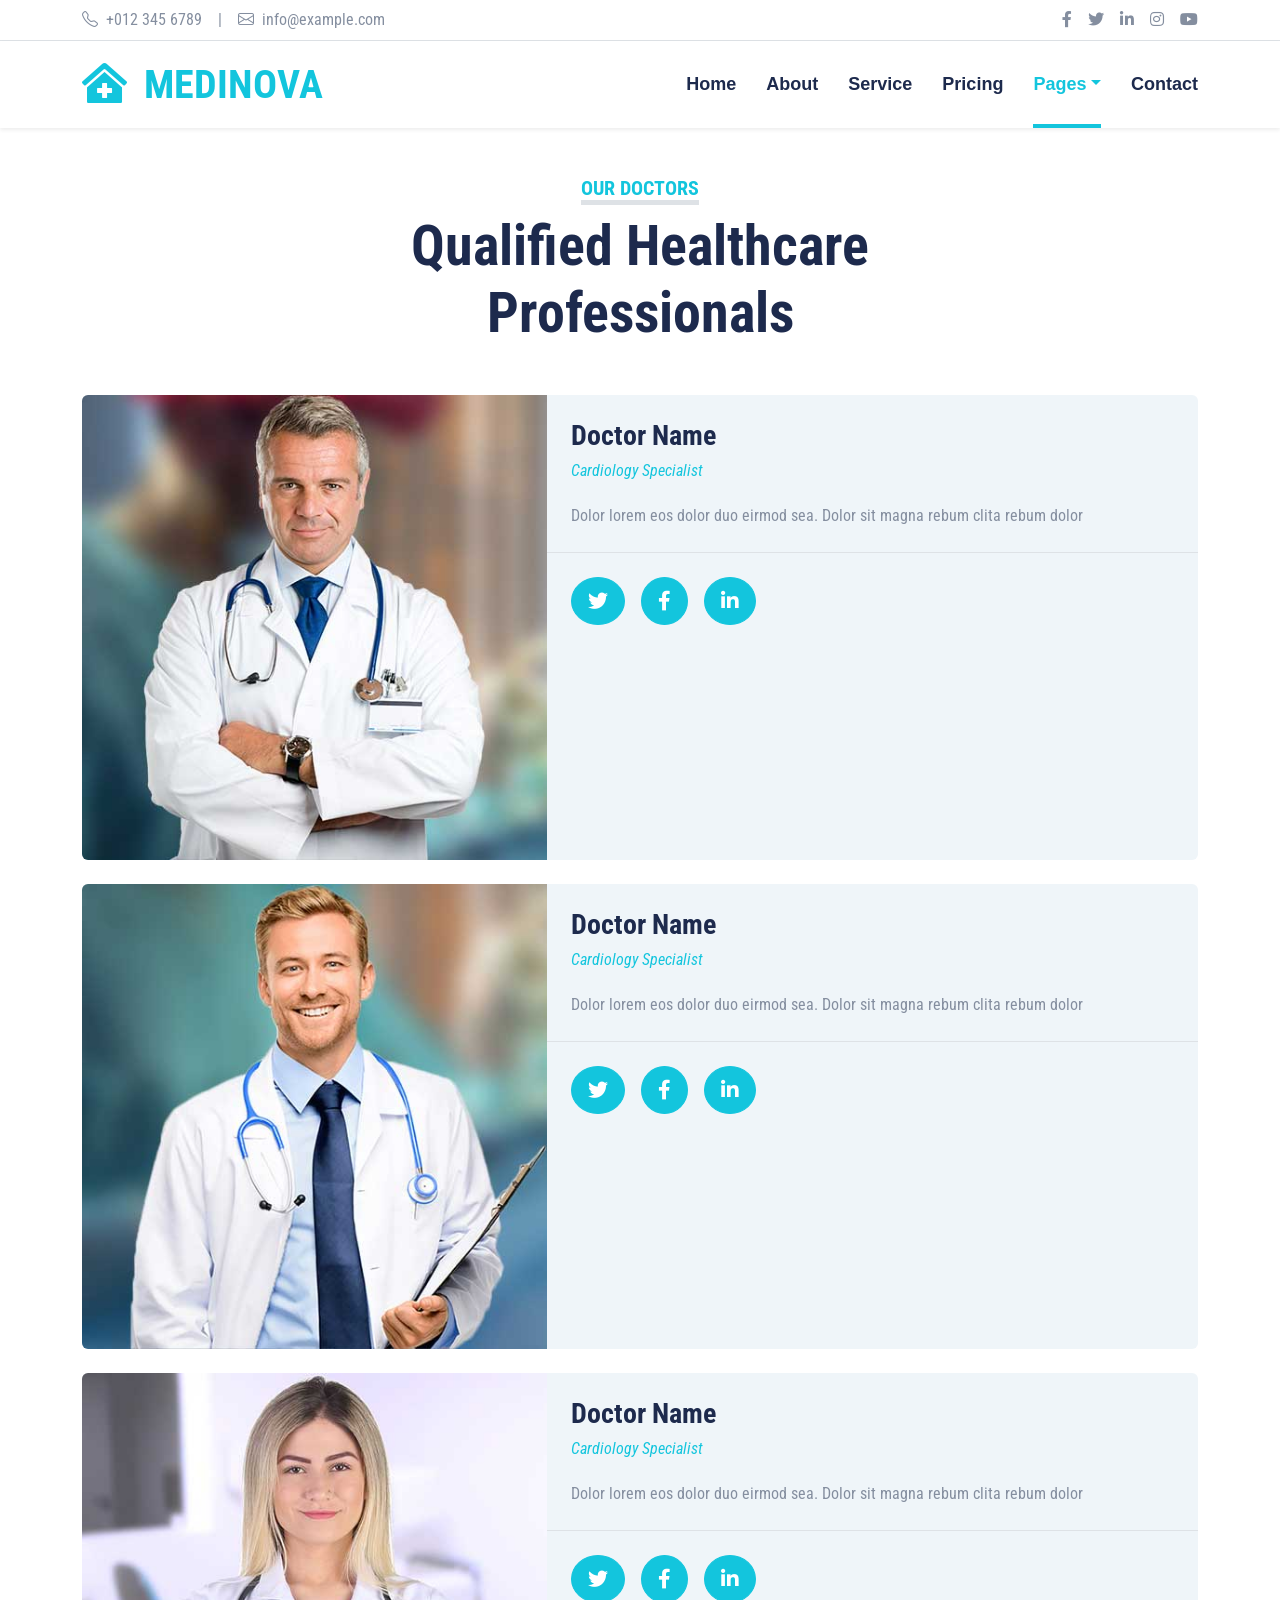
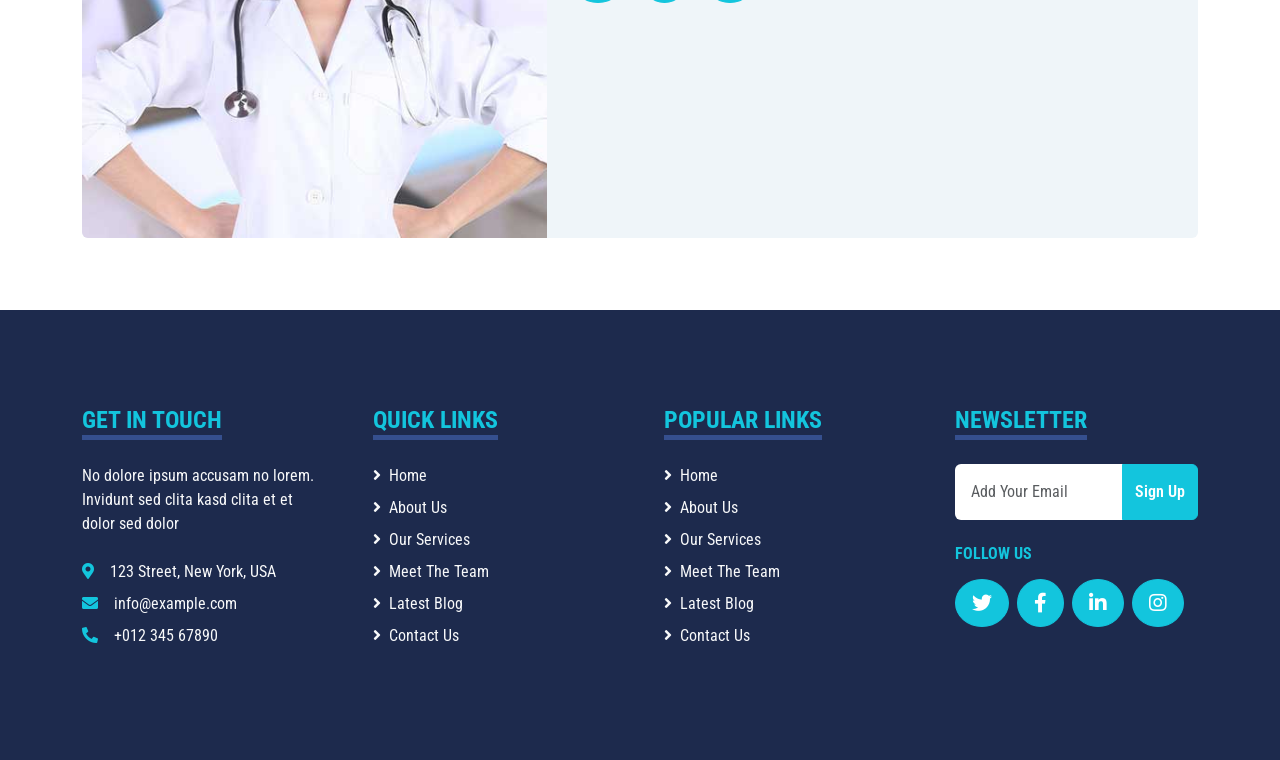
<file: team.html>
<!DOCTYPE html>
<html lang="en">
<head>
    <meta charset="UTF-8">
    <meta name="viewport" content="width=device-width, initial-scale=1.0">
    <title>Medinova</title>

    <!-- Google Fonts -->
    <link rel="preconnect" href="https://fonts.googleapis.com">
    <link rel="preconnect" href="https://fonts.gstatic.com" crossorigin>
    <link href="https://fonts.googleapis.com/css2?family=Open+Sans:ital,wght@0,300..800;1,300..800&family=Roboto+Condensed:ital,wght@0,100..900;1,100..900&display=swap" rel="stylesheet">

      <!-- Icon Font -->
    <link href="https://cdnjs.cloudflare.com/ajax/libs/font-awesome/5.15.0/css/all.min.css" rel="stylesheet">
    <link href="https://cdn.jsdelivr.net/npm/bootstrap-icons@1.4.1/font/bootstrap-icons.css" rel="stylesheet">

     <!-- Bootstrap -->
  <link href="https://cdn.jsdelivr.net/npm/bootstrap@5.3.8/dist/css/bootstrap.min.css" rel="stylesheet" integrity="sha384-sRIl4kxILFvY47J16cr9ZwB07vP4J8+LH7qKQnuqkuIAvNWLzeN8tE5YBujZqJLB" crossorigin="anonymous">
  <script src="https://cdn.jsdelivr.net/npm/bootstrap@5.3.8/dist/js/bootstrap.bundle.min.js" integrity="sha384-FKyoEForCGlyvwx9Hj09JcYn3nv7wiPVlz7YYwJrWVcXK/BmnVDxM+D2scQbITxI" crossorigin="anonymous"></script>

    <link rel="stylesheet" href="./aseets/css/main.css">
</head>
<body>
             <!-- bar -->
<div class="container-fluid py-2 border-bottom d-none d-lg-block">
  <div class="container">
    <div class="row">

     <div class="col-md-6 text-center text-lg-start mb-2 mb-lg-0">
         <div class="d-inline-flex align-items-center">
        <a class="text-decoration-none text-body pe-3" href="#"><i class="bi bi-telephone me-2"></i>+012 345 6789</a>
               <span class="text-body">|</span>
       <a class="text-decoration-none text-body px-3" href="#"><i class="bi bi-envelope me-2"></i>info@example.com</a>
       </div>
      </div>

      <div class="col-md-6 text-center text-lg-end">
      <div class="d-inline-flex align-items-center">
   <a class="text-body px-2" href="#"><i class="fab fa-facebook-f"></i> </a>
   <a class="text-body px-2" href="#"><i class="fab fa-twitter"></i> </a>
   <a class="text-body px-2" href="#"><i class="fab fa-linkedin-in"></i> </a>
   <a class="text-body px-2" href="#"><i class="fab fa-instagram"></i> </a>
   <a class="text-body ps-2" href="#"><i class="fab fa-youtube"></i> </a>
      </div>
    </div>
    </div>
  </div>
</div>

     <!-- Navbar -->
   <div class="container-fluid sticky-top bg-white shadow-sm">
        <div class="container">
              <!-- Medinova -->
            <nav class="navbar navbar-expand-lg bg-white navbar-light py-3 py-lg-0">
                <a href="index.html" class="navbar-brand">
                    <h1 class="m-0 text-uppercase text-primary fw-bold"><i class="fa fa-clinic-medical me-2"></i> Medinova</h1>
                </a>
                <button class="navbar-toggler" type="button" data-bs-toggle="collapse" data-bs-target="#navbarCollapse">
                    <span class="navbar-toggler-icon"></span>
                </button>

                <div class="collapse navbar-collapse" id="navbarCollapse">
                    <div class="navbar-nav ms-auto py-0">
                        <a href="index.html" class="nav-item nav-link">Home</a>
                        <a href="about.html" class="nav-item nav-link">About</a>
                        <a href="service.html" class="nav-item nav-link">Service</a>
                        <a href="price.html" class="nav-item nav-link">Pricing</a>
                        <div class="nav-item dropdown">
                            <a href="#" class="nav-link dropdown-toggle active" data-bs-toggle="dropdown">Pages</a>
                            <div class="dropdown-menu m-0">
                                <a href="blog.html" class="dropdown-item">Blog Grid</a>
                                <a href="detail.html" class="dropdown-item">Blog Detail</a>
                                <a href="team.html" class="dropdown-item">The Team</a>
                                <a href="testimonial.html" class="dropdown-item">Testimonial</a>
                                <a href="appointment.html" class="dropdown-item">Appointment</a>
                                <a href="search.html" class="dropdown-item">Search</a>
                            </div>
                        </div>
                        <a href="contact.html" class="nav-item nav-link">Contact</a>
                    </div>
                </div>
            </nav>
        </div>
    </div>

    <!-- Our Doctors --> 
<div class="container-fluid py-5">
    <div class="container">
        <div class="text-center mx-auto mb-5 section-header">
            <h5 class="d-inline-block text-primary text-uppercase border-bottom border-5">Our Doctors</h5>
            <h1 class="display-4">Qualified Healthcare Professionals</h1>
        </div>
        <div class="team-items">
            <div class="team-item mb-4">
                <div class="row g-0 bg-light rounded overflow-hidden">
                    <div class="col-12 col-sm-5 h-100">
                        <img class="img-fluid h-100 team-img" src="./aseets/img/team-1.jpg">
                    </div>
                    <div class="col-12 col-sm-7 h-100 d-flex flex-column">
                        <div class="mt-auto p-4">
                            <h3>Doctor Name</h3>
                            <h6 class="fw-normal fst-italic text-primary mb-4">Cardiology Specialist</h6>
                            <p class="m-0">Dolor lorem eos dolor duo eirmod sea. Dolor sit magna rebum clita rebum dolor</p>
                        </div>
                        <div class="d-flex mt-auto border-top p-4">
                            <a class="btn btn-lg btn-primary btn-lg-square rounded-circle me-3" href="#"><i class="fab fa-twitter"></i></a>
                            <a class="btn btn-lg btn-primary btn-lg-square rounded-circle me-3" href="#"><i class="fab fa-facebook-f"></i></a>
                            <a class="btn btn-lg btn-primary btn-lg-square rounded-circle" href="#"><i class="fab fa-linkedin-in"></i></a>
                        </div>
                    </div>
                </div>
            </div>

            <div class="team-item mb-4">
                <div class="row g-0 bg-light rounded overflow-hidden">
                    <div class="col-12 col-sm-5 h-100">
                        <img class="img-fluid h-100 team-img" src="./aseets/img/team-2.jpg">
                    </div>
                    <div class="col-12 col-sm-7 h-100 d-flex flex-column">
                        <div class="mt-auto p-4">
                            <h3>Doctor Name</h3>
                            <h6 class="fw-normal fst-italic text-primary mb-4">Cardiology Specialist</h6>
                            <p class="m-0">Dolor lorem eos dolor duo eirmod sea. Dolor sit magna rebum clita rebum dolor</p>
                        </div>
                        <div class="d-flex mt-auto border-top p-4">
                            <a class="btn btn-lg btn-primary btn-lg-square rounded-circle me-3" href="#"><i class="fab fa-twitter"></i></a>
                            <a class="btn btn-lg btn-primary btn-lg-square rounded-circle me-3" href="#"><i class="fab fa-facebook-f"></i></a>
                            <a class="btn btn-lg btn-primary btn-lg-square rounded-circle" href="#"><i class="fab fa-linkedin-in"></i></a>
                        </div>
                    </div>
                </div>
            </div>

            <div class="team-item mb-4">
                <div class="row g-0 bg-light rounded overflow-hidden">
                    <div class="col-12 col-sm-5 h-100">
                        <img class="img-fluid h-100 team-img" src="./aseets/img/team-3.jpg">
                    </div>
                    <div class="col-12 col-sm-7 h-100 d-flex flex-column">
                        <div class="mt-auto p-4">
                            <h3>Doctor Name</h3>
                            <h6 class="fw-normal fst-italic text-primary mb-4">Cardiology Specialist</h6>
                            <p class="m-0">Dolor lorem eos dolor duo eirmod sea. Dolor sit magna rebum clita rebum dolor</p>
                        </div>
                        <div class="d-flex mt-auto border-top p-4">
                            <a class="btn btn-lg btn-primary btn-lg-square rounded-circle me-3" href="#"><i class="fab fa-twitter"></i></a>
                            <a class="btn btn-lg btn-primary btn-lg-square rounded-circle me-3" href="#"><i class="fab fa-facebook-f"></i></a>
                            <a class="btn btn-lg btn-primary btn-lg-square rounded-circle" href="#"><i class="fab fa-linkedin-in"></i></a>
                        </div>
                    </div>
                </div>
            </div>
        </div>
    </div>
</div>
    <!-- footer -->
    <div class="container-fluid bg-dark py-5">
      <div class="container py-5">
         <div class="row g-5">
          <div class="col-lg-3 col-md-6">
            <h4 class="text-uppercase text-primary border-bottom border-5 d-inline-block mb-4 border-secondary">Get In Touch</h4>
            <p class="text-light mb-4">No dolore ipsum accusam no lorem. Invidunt sed clita kasd clita et et dolor sed dolor</p>
            <p class="mb-2 text-light"><i class="fa fa-map-marker-alt text-primary me-3"></i>123 Street, New York, USA</p>
            <p class="mb-2 text-light"><i class="fa fa-envelope text-primary me-3"></i>info@example.com</p>
            <p class="text-light"><i class="fa fa-phone-alt text-primary me-3"></i>+012 345 67890</p>
            </div>

          <div class="col-lg-3 col-md-6">
            <h4 class="text-uppercase text-primary border-bottom border-5 d-inline-block mb-4 border-secondary">Quick Links</h4>
            <div class="d-flex flex-column ">
           <a class="text-light mb-2 text-decoration-none" href="#"><i class="fa fa-angle-right me-2"></i>Home</a>
           <a class="text-light mb-2 text-decoration-none" href="#"><i class="fa fa-angle-right me-2"></i>About Us</a>
           <a class="text-light mb-2 text-decoration-none" href="#"><i class="fa fa-angle-right me-2"></i>Our Services</a>
           <a class="text-light mb-2 text-decoration-none" href="#"><i class="fa fa-angle-right me-2"></i>Meet The Team</a>
           <a class="text-light mb-2 text-decoration-none" href="#"><i class="fa fa-angle-right me-2"></i>Latest Blog</a>
           <a class="text-light text-decoration-none" href="#"><i class="fa fa-angle-right me-2"></i>Contact Us</a>
            </div>
          </div>

          <div class="col-lg-3 col-md-6">
            <h4 class="text-uppercase text-primary border-bottom border-5 d-inline-block mb-4 border-secondary">Popular Links</h4>
            <div class="d-flex flex-column ">
           <a class="text-light mb-2 text-decoration-none" href="#"><i class="fa fa-angle-right me-2"></i>Home</a>
           <a class="text-light mb-2 text-decoration-none" href="#"><i class="fa fa-angle-right me-2"></i>About Us</a>
           <a class="text-light mb-2 text-decoration-none" href="#"><i class="fa fa-angle-right me-2"></i>Our Services</a>
           <a class="text-light mb-2 text-decoration-none" href="#"><i class="fa fa-angle-right me-2"></i>Meet The Team</a>
           <a class="text-light mb-2 text-decoration-none" href="#"><i class="fa fa-angle-right me-2"></i>Latest Blog</a>
           <a class="text-light text-decoration-none" href="#"><i class="fa fa-angle-right me-2"></i>Contact Us</a>
            </div>
          </div>

          <div class="col-lg-3 col-md-6">
           <h4 class="text-uppercase text-primary border-bottom border-5 d-inline-block mb-4 border-secondary">Newsletter</h4>                             
           <div class="input-group">
            <input type="email" class="form-control p-3 border-0" placeholder="Add Your Email">
            <button type="submit" class="btn btn-primary">Sign Up</button>
            </div>
            <h6 class="text-primary text-uppercase mt-4 mb-3">Follow Us</h6>
              <div class="d-flex">
                <a class="btn btn-lg btn-primary btn-lg-square rounded-circle me-2" href="#"><i class="fab fa-twitter"></i></a>
                <a class="btn btn-lg btn-primary btn-lg-square rounded-circle me-2" href="#"><i class="fab fa-facebook-f"></i></a>
                <a class="btn btn-lg btn-primary btn-lg-square rounded-circle me-2" href="#"><i class="fab fa-linkedin-in"></i></a>
                <a class="btn btn-lg btn-primary btn-lg-square rounded-circle" href="#"><i class="fab fa-instagram"></i></a>
              </div>
            </div>
         </div>
      </div>
    </div>
</body>
</html>
</file>
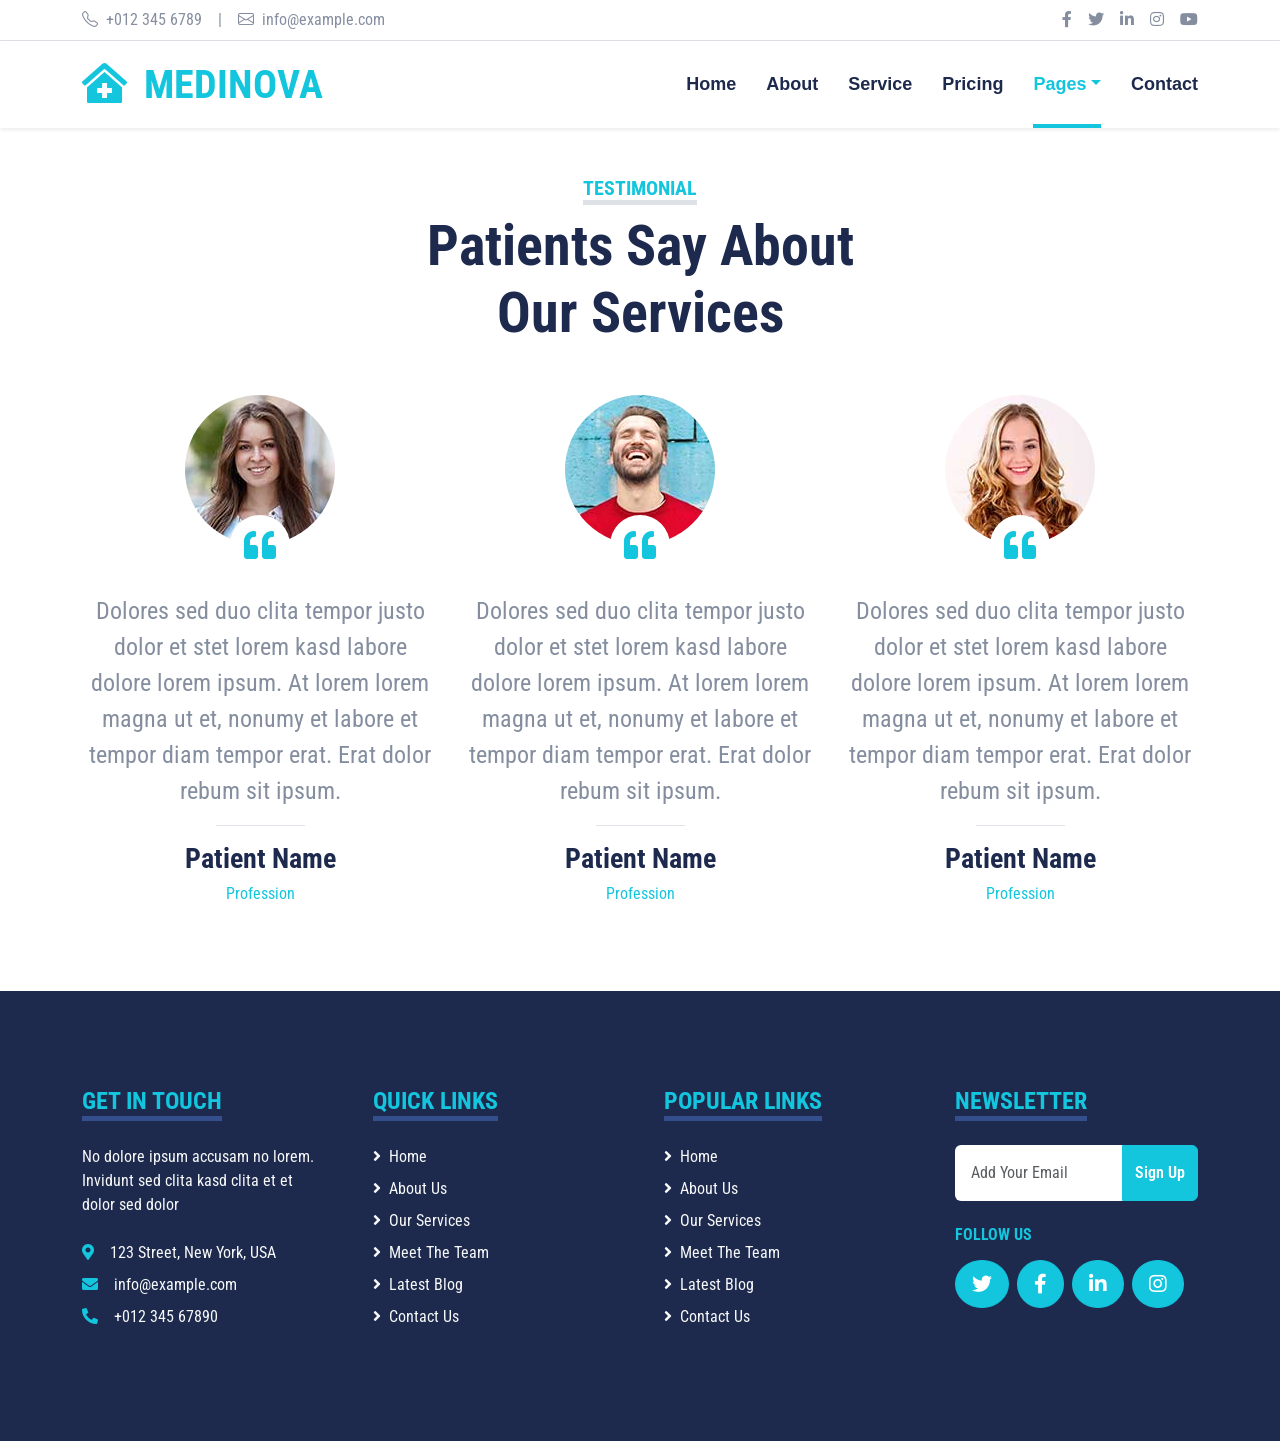
<file: testimonial.html>
<!DOCTYPE html>
<html lang="en">
<head>
    <meta charset="UTF-8">
    <meta name="viewport" content="width=device-width, initial-scale=1.0">
    <title>Medinova</title>

    <!-- Google Fonts -->
    <link rel="preconnect" href="https://fonts.googleapis.com">
    <link rel="preconnect" href="https://fonts.gstatic.com" crossorigin>
    <link href="https://fonts.googleapis.com/css2?family=Open+Sans:ital,wght@0,300..800;1,300..800&family=Roboto+Condensed:ital,wght@0,100..900;1,100..900&display=swap" rel="stylesheet">

      <!-- Icon Font -->
    <link href="https://cdnjs.cloudflare.com/ajax/libs/font-awesome/5.15.0/css/all.min.css" rel="stylesheet">
    <link href="https://cdn.jsdelivr.net/npm/bootstrap-icons@1.4.1/font/bootstrap-icons.css" rel="stylesheet">

     <!-- Bootstrap -->
  <link href="https://cdn.jsdelivr.net/npm/bootstrap@5.3.8/dist/css/bootstrap.min.css" rel="stylesheet" integrity="sha384-sRIl4kxILFvY47J16cr9ZwB07vP4J8+LH7qKQnuqkuIAvNWLzeN8tE5YBujZqJLB" crossorigin="anonymous">
  <script src="https://cdn.jsdelivr.net/npm/bootstrap@5.3.8/dist/js/bootstrap.bundle.min.js" integrity="sha384-FKyoEForCGlyvwx9Hj09JcYn3nv7wiPVlz7YYwJrWVcXK/BmnVDxM+D2scQbITxI" crossorigin="anonymous"></script>

    <link rel="stylesheet" href="./aseets/css/main.css">
</head>
<body>
             <!-- bar -->
<div class="container-fluid py-2 border-bottom d-none d-lg-block">
  <div class="container">
    <div class="row">

     <div class="col-md-6 text-center text-lg-start mb-2 mb-lg-0">
         <div class="d-inline-flex align-items-center">
        <a class="text-decoration-none text-body pe-3" href="#"><i class="bi bi-telephone me-2"></i>+012 345 6789</a>
               <span class="text-body">|</span>
       <a class="text-decoration-none text-body px-3" href="#"><i class="bi bi-envelope me-2"></i>info@example.com</a>
       </div>
      </div>

      <div class="col-md-6 text-center text-lg-end">
      <div class="d-inline-flex align-items-center">
   <a class="text-body px-2" href="#"><i class="fab fa-facebook-f"></i> </a>
   <a class="text-body px-2" href="#"><i class="fab fa-twitter"></i> </a>
   <a class="text-body px-2" href="#"><i class="fab fa-linkedin-in"></i> </a>
   <a class="text-body px-2" href="#"><i class="fab fa-instagram"></i> </a>
   <a class="text-body ps-2" href="#"><i class="fab fa-youtube"></i> </a>
      </div>
    </div>
    </div>
  </div>
</div>

     <!-- Navbar -->
   <div class="container-fluid sticky-top bg-white shadow-sm">
        <div class="container">
              <!-- Medinova -->
            <nav class="navbar navbar-expand-lg bg-white navbar-light py-3 py-lg-0">
                <a href="index.html" class="navbar-brand">
                    <h1 class="m-0 text-uppercase text-primary fw-bold"><i class="fa fa-clinic-medical me-2"></i> Medinova</h1>
                </a>
                <button class="navbar-toggler" type="button" data-bs-toggle="collapse" data-bs-target="#navbarCollapse">
                    <span class="navbar-toggler-icon"></span>
                </button>

                <div class="collapse navbar-collapse" id="navbarCollapse">
                    <div class="navbar-nav ms-auto py-0">
                        <a href="index.html" class="nav-item nav-link ">Home</a>
                        <a href="about.html" class="nav-item nav-link">About</a>
                        <a href="service.html" class="nav-item nav-link">Service</a>
                        <a href="price.html" class="nav-item nav-link">Pricing</a>
                        <div class="nav-item dropdown">
                            <a href="#" class="nav-link dropdown-toggle active" data-bs-toggle="dropdown">Pages</a>
                            <div class="dropdown-menu m-0">
                                <a href="blog.html" class="dropdown-item">Blog Grid</a>
                                <a href="detail.html" class="dropdown-item">Blog Detail</a>
                                <a href="team.html" class="dropdown-item">The Team</a>
                                <a href="testimonial.html" class="dropdown-item">Testimonial</a>
                                <a href="appointment.html" class="dropdown-item">Appointment</a>
                                <a href="search.html" class="dropdown-item">Search</a>
                            </div>
                        </div>
                        <a href="contact.html" class="nav-item nav-link">Contact</a>
                    </div>
                </div>
            </nav>
        </div>
    </div>

      <!-- Testimonial -->
    <div class="container-fluid py-5">
    <div class="container">
        <div class="text-center mx-auto mb-5 testimonial-header">
            <h5 class="d-inline-block text-primary text-uppercase border-bottom border-5">Testimonial</h5>
            <h1 class="display-4">Patients Say About Our Services</h1>
        </div>
        <div class="row justify-content-center">
            <div class="col-lg-4 col-md-6 mb-4">
                <div class="testimonial-item text-center">
                    <div class="position-relative mb-5">
                        <img class="img-fluid rounded-circle mx-auto" src="./aseets/img/testimonial-1.jpg" alt="">
                        <div class="testimonial-icon">
                            <i class="fa fa-quote-left fa-2x text-primary"></i>
                        </div>
                    </div>
                    <p class="fs-4 fw-normal">
                        Dolores sed duo clita tempor justo dolor et stet lorem kasd labore
                        dolore lorem ipsum. At lorem lorem magna ut et, nonumy et labore et tempor diam tempor
                        erat. Erat dolor rebum sit ipsum.
                    </p>
                    <hr class="w-25 mx-auto">
                    <h3>Patient Name</h3>
                    <h6 class="fw-normal text-primary mb-3">Profession</h6>
                </div>
            </div>
            <div class="col-lg-4 col-md-6 mb-4">
                <div class="testimonial-item text-center">
                    <div class="position-relative mb-5">
                        <img class="img-fluid rounded-circle mx-auto" src="./aseets/img/testimonial-2.jpg" alt="">
                        <div class="testimonial-icon">
                            <i class="fa fa-quote-left fa-2x text-primary"></i>
                        </div>
                    </div>
                    <p class="fs-4 fw-normal">
                        Dolores sed duo clita tempor justo dolor et stet lorem kasd labore
                        dolore lorem ipsum. At lorem lorem magna ut et, nonumy et labore et tempor diam tempor
                        erat. Erat dolor rebum sit ipsum.
                    </p>
                    <hr class="w-25 mx-auto">
                    <h3>Patient Name</h3>
                    <h6 class="fw-normal text-primary mb-3">Profession</h6>
                </div>
            </div>
            <div class="col-lg-4 col-md-6 mb-4">
                <div class="testimonial-item text-center">
                    <div class="position-relative mb-5">
                        <img class="img-fluid rounded-circle mx-auto" src="./aseets/img/testimonial-3.jpg" alt="">
                        <div class="testimonial-icon">
                            <i class="fa fa-quote-left fa-2x text-primary"></i>
                        </div>
                    </div>
                    <p class="fs-4 fw-normal">
                        Dolores sed duo clita tempor justo dolor et stet lorem kasd labore
                        dolore lorem ipsum. At lorem lorem magna ut et, nonumy et labore et tempor diam tempor
                        erat. Erat dolor rebum sit ipsum.
                    </p>
                    <hr class="w-25 mx-auto">
                    <h3>Patient Name</h3>
                    <h6 class="fw-normal text-primary mb-3">Profession</h6>
                </div>
            </div>
        </div>
    </div>
</div>

    <!-- footer -->
    <div class="container-fluid bg-dark py-5">
      <div class="container py-5">
         <div class="row g-5">
          <div class="col-lg-3 col-md-6">
            <h4 class="text-uppercase text-primary border-bottom border-5 d-inline-block mb-4 border-secondary">Get In Touch</h4>
            <p class="text-light mb-4">No dolore ipsum accusam no lorem. Invidunt sed clita kasd clita et et dolor sed dolor</p>
            <p class="mb-2 text-light"><i class="fa fa-map-marker-alt text-primary me-3"></i>123 Street, New York, USA</p>
            <p class="mb-2 text-light"><i class="fa fa-envelope text-primary me-3"></i>info@example.com</p>
            <p class="text-light"><i class="fa fa-phone-alt text-primary me-3"></i>+012 345 67890</p>
            </div>

          <div class="col-lg-3 col-md-6">
            <h4 class="text-uppercase text-primary border-bottom border-5 d-inline-block mb-4 border-secondary">Quick Links</h4>
            <div class="d-flex flex-column ">
           <a class="text-light mb-2 text-decoration-none" href="#"><i class="fa fa-angle-right me-2"></i>Home</a>
           <a class="text-light mb-2 text-decoration-none" href="#"><i class="fa fa-angle-right me-2"></i>About Us</a>
           <a class="text-light mb-2 text-decoration-none" href="#"><i class="fa fa-angle-right me-2"></i>Our Services</a>
           <a class="text-light mb-2 text-decoration-none" href="#"><i class="fa fa-angle-right me-2"></i>Meet The Team</a>
           <a class="text-light mb-2 text-decoration-none" href="#"><i class="fa fa-angle-right me-2"></i>Latest Blog</a>
           <a class="text-light text-decoration-none" href="#"><i class="fa fa-angle-right me-2"></i>Contact Us</a>
            </div>
          </div>

          <div class="col-lg-3 col-md-6">
            <h4 class="text-uppercase text-primary border-bottom border-5 d-inline-block mb-4 border-secondary">Popular Links</h4>
            <div class="d-flex flex-column ">
           <a class="text-light mb-2 text-decoration-none" href="#"><i class="fa fa-angle-right me-2"></i>Home</a>
           <a class="text-light mb-2 text-decoration-none" href="#"><i class="fa fa-angle-right me-2"></i>About Us</a>
           <a class="text-light mb-2 text-decoration-none" href="#"><i class="fa fa-angle-right me-2"></i>Our Services</a>
           <a class="text-light mb-2 text-decoration-none" href="#"><i class="fa fa-angle-right me-2"></i>Meet The Team</a>
           <a class="text-light mb-2 text-decoration-none" href="#"><i class="fa fa-angle-right me-2"></i>Latest Blog</a>
           <a class="text-light text-decoration-none" href="#"><i class="fa fa-angle-right me-2"></i>Contact Us</a>
            </div>
          </div>

          <div class="col-lg-3 col-md-6">
           <h4 class="text-uppercase text-primary border-bottom border-5 d-inline-block mb-4 border-secondary">Newsletter</h4>                             
           <div class="input-group">
            <input type="email" class="form-control p-3 border-0" placeholder="Add Your Email">
            <button type="submit" class="btn btn-primary">Sign Up</button>
            </div>
            <h6 class="text-primary text-uppercase mt-4 mb-3">Follow Us</h6>
              <div class="d-flex">
                <a class="btn btn-lg btn-primary btn-lg-square rounded-circle me-2" href="#"><i class="fab fa-twitter"></i></a>
                <a class="btn btn-lg btn-primary btn-lg-square rounded-circle me-2" href="#"><i class="fab fa-facebook-f"></i></a>
                <a class="btn btn-lg btn-primary btn-lg-square rounded-circle me-2" href="#"><i class="fab fa-linkedin-in"></i></a>
                <a class="btn btn-lg btn-primary btn-lg-square rounded-circle" href="#"><i class="fab fa-instagram"></i></a>
              </div>
            </div>
         </div>
      </div>
    </div>
</body>
</html>
</file>
<file: aseets/css/main.css>
:root {
    --primary: #13C5DD;
    --secondary: #354F8E;
    --light: #EFF5F9;
    --dark: #1D2A4D;
    --mainFont:"Roboto Condensed", sans-serif;
}

body{
    font-family:var(--mainFont);
    color: #848E9F;
}

.text-primary {
    color: var(--primary)!important;
}

.bg-light {
    background-color: #EFF5F9 !important;
}

.bg-dark {
    background-color: #1D2A4D !important;
}

.border-secondary {
    border-color: #354F8E !important;
}

.navbar-light .navbar-nav .nav-link:hover,
.navbar-light .navbar-nav .nav-link.active {
    color: var(--primary);
}

.navbar-light .navbar-nav .nav-link {
    font-family: 'Jost', sans-serif;
    position: relative;
    margin-left: 30px;
    padding: 30px 0;
    font-size: 18px;
    font-weight: 700;
    color: var(--dark);
    outline: none;
    transition: .5s;
}

.navbar-nav .nav-link{
    position: relative;
}

/* الخط */
.navbar-nav .nav-link::before{
    content: "";
    position: absolute;
    left: 0;
    bottom: 0;
    width: 0;
    height: 4px;
    background: var(--primary);
    transition: width .4s ease;
}

/* عند hover */
.navbar-nav .nav-link:hover::before,
.navbar-nav .nav-link.active::before{
    width: 100%;
}

.dropdown-item.active, .dropdown-item:active {
    color: #fff;
    text-decoration: none;
    background-color: #13C5DD;
}

.text-body {
    color: #848E9F !important;
}


/*hero*/
.hero-header {
    background: url(../img/hero.jpg) top right ;
    background-size: cover;
}

.border-white-light{
border-color: rgba(255,255,255,.3) !important;
}

.bg-primary {
    background-color: #13C5DD !important;
}

.btn {
    font-weight: 600;
    transition: .5s;
}

.btn:hover {
    box-shadow: 0 8px 6px -6px #555555;
    transition: 0.3s ease;
}

.btn-primary:hover {
    color: #000 !important;
    background-color: #36cee2;
    border-color: #2bcbe0;
}
.about-img{
min-height:500px;
}

.about-imgw{
position:relative;
height:100%;
}

.about-img-image{
position:absolute;
width:100%;
height:100%;
object-fit:cover;
}

.service-title{
    max-width: 500px;
}

.service-item {
    position: relative;
    height: 350px;
    padding: 0 30px;
    transition: .5s;
}

.service-item .service-icon {
    width: 150px;
    height: 100px;
    display: flex;
    align-items: center;
    justify-content: center;
    background: var(--primary);
    border-radius: 50%;
    transform: rotate(-14deg);
}

.service-item .service-icon i {
    transform: rotate(15deg);
}

.service-item a.btn {
    position: absolute;
    width: 60px;
    bottom: -48px;
    left: 50%;
    margin-left: -30px;
    opacity: 0;
}

.service-item:hover a.btn {
    bottom: -24px;
    opacity: 1;
}

h1, .h1, h2, .h2, h3, .h3, h4, .h4, h5, .h5, h6, .h6 {
    margin-top: 0;
    margin-bottom: .5rem;
    font-family: "Roboto Condensed", sans-serif;
    font-weight: 700 !important;
    line-height: 1.2;
    color: #1D2A4D;
}

/*appointment in home page*/

.btn-primary{
    background-color: var(--primary);
    border-color: var(--primary);
}

.btn-primary:hover{
    background-color: var(--primary);
    border-color: var(--primary);
}

.btn-dark {
    color: #fff;
    background-color: #1D2A4D;
    border-color: #1D2A4D;
}

.btn-dark:hover{
    background-color: var(--dark);
    border-color: var(--dark);
}

.btn-outline-dark {
    color: #1D2A4D;
    border-color: #1D2A4D;
}

.btn-outline-dark:hover {
    color: #fff;
    background-color: #1D2A4D;
    border-color: #1D2A4D;
}

.form-input{
height:55px;
}

.form-select {
 color: #848E9F;
}

/*appointment page*/

.btn-outline-primary{
    color: var(--primary);
    border-color: var(--primary);
}

.btn-outline-primary:hover {
    color: #fff;
    background-color: var(--primary);
    border-color: var(--primary);
}

.form-input:focus{
    border-color: #13C5DD;
    box-shadow: 0 0 0 0.2rem rgba(19, 197, 221, 0.25);
    outline: none;
}

.border-primary {
    border-color: #13C5DD !important;
}

.form-control:focus{
    border-color: #13C5DD;
    box-shadow: 0 0 0 0.2rem rgba(19, 197, 221, 0.25);
    outline: none;  
}

@media (max-width: 575.98px) {
    .form-input {
        font-size: 13px;
        padding: 10px 8px;
        text-align: center;
    }
}

.doctor-title{
max-width: 500px;
}

.doctor-search{
width: 100%;
max-width: 600px;
}

.search-field{
height: 60px;
}

/*Blog Post */
.blog-title{
max-width: 500px;
}

.p-4 a:hover {
    color: var(--primary);
}

/*Contact section in contact page */
.contact-title {
    max-width: 500px;
}

.contact-card {
    height: 200px;
}

.contact-icon {
    width: 100px;
    height: 70px;
    transform: rotate(-15deg);
}

.icon-fix {
    transform: rotate(15deg);
}

.map-height {
    height: 500px;
}

.map-frame {
    border: 0;
}

.form-position {
    margin-top: -200px;
    z-index: 1;
}

.contact-input {
    height: 55px;
}
/*responsive*/
@media (max-width: 768px) {

    .form-position {
        margin-top: 0;
    }

    .form-position .bg-white {
        margin: 15px !important;
        padding: 25px !important;
    }

    .contact-input {
        height: auto;
        padding: 12px;
    }

    textarea.contact-input {
        height: 120px;
    }

}

.blog-main-img {
  object-fit: cover;
}

.author-img {
  width: 40px;
  height: 40px;
}

.comment-img {
  width: 45px;
  height: 45px;
}

.form-input {
  height: 55px;
}

.recent-img {
  width: 100px;
  height: 100px;
  object-fit: cover;
}

.plain-box {
  padding: 30px;
}

.blog-detail-link:hover {
    color: var(--primary);
}

.name-link {
  transition: filter 0.1s ease;
}

.name-link:hover {
  filter: brightness(85%);
}

@media (max-width: 576px) {

  .form-control {
    font-size: 20px;
  }

  .form-control::placeholder {
    font-size: 20px;
  }

}
.form-control {
  text-align: left !important;
}

/*Medical Packages*/
.section-header {
    max-width: 500px;
}

.price-overlay {
    background: rgba(29, 42, 77, 0.8);
}

.price-currency {
    font-size: 22px;
    line-height: 45px;
}

.price-period {
    font-size: 16px;
    line-height: 40px;
}

/*Our Doctors*/

.section-header {
    max-width: 500px;
    margin: 0 auto; 
}

.team-img {
    object-fit: cover;
}

.team-item {
    margin-bottom: 2rem;
}

.doctor-card img.doctor-card-img {
    object-fit: cover;
}

.testimonial-header {
    max-width: 500px;
}

.testimonial-icon {
    position: absolute;
    top: 100%;
    left: 50%;
    transform: translate(-50%, -50%);
    width: 60px;
    height: 60px;
    background-color: #ffffff;
    border-radius: 50%;
    display: flex;
    align-items: center;
    justify-content: center;
}
</file>
